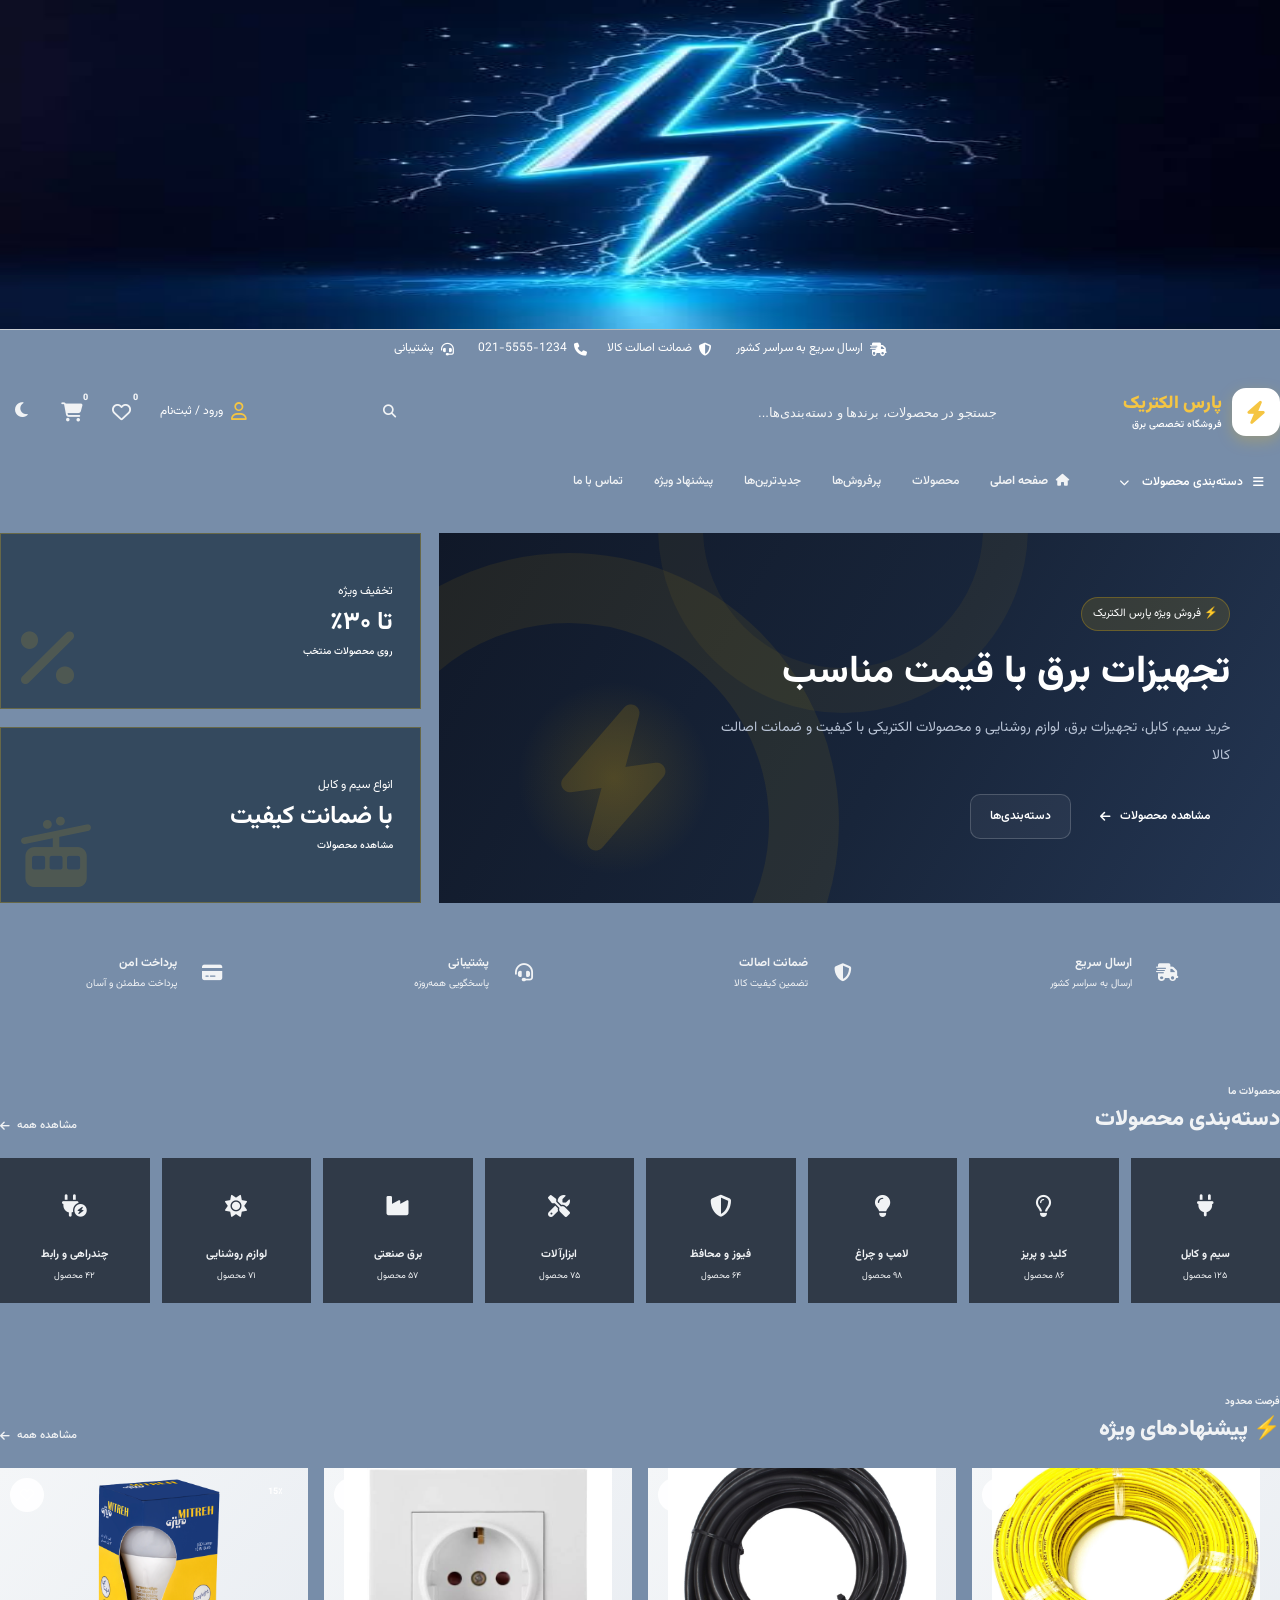
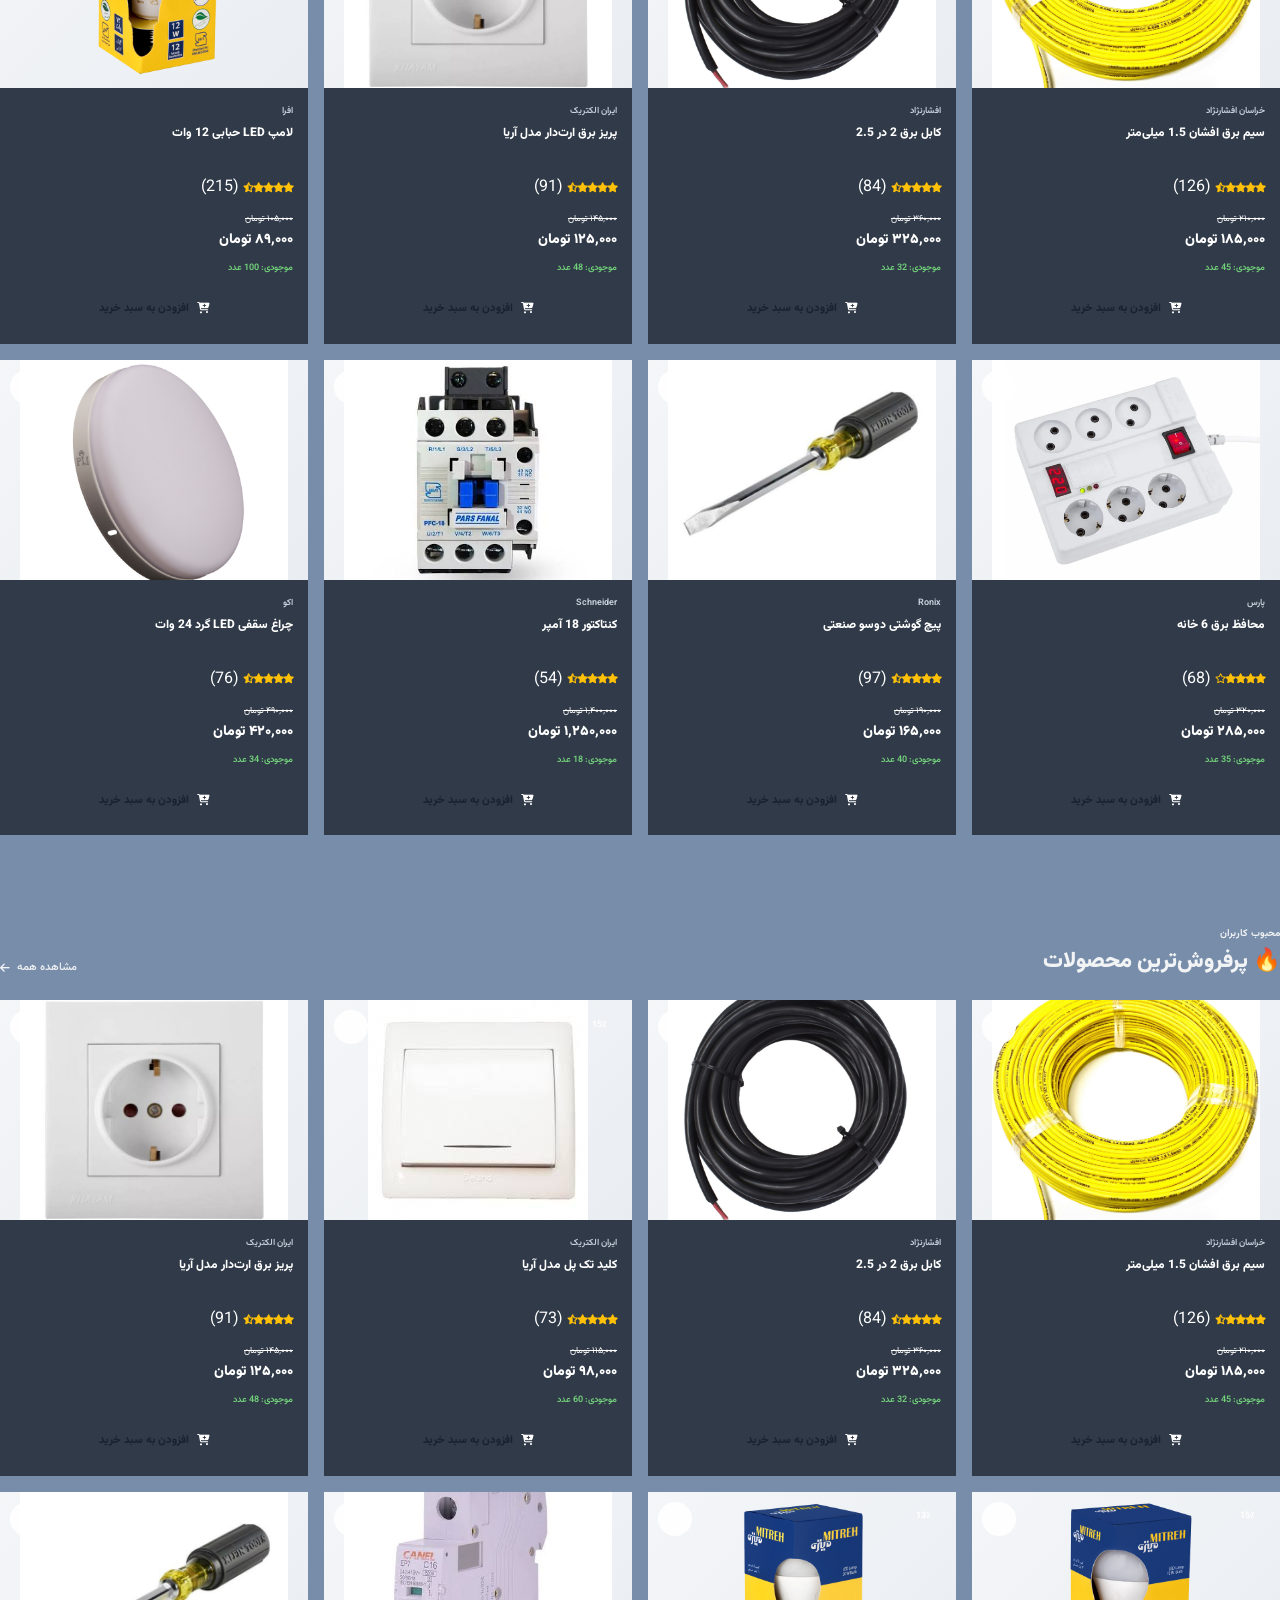
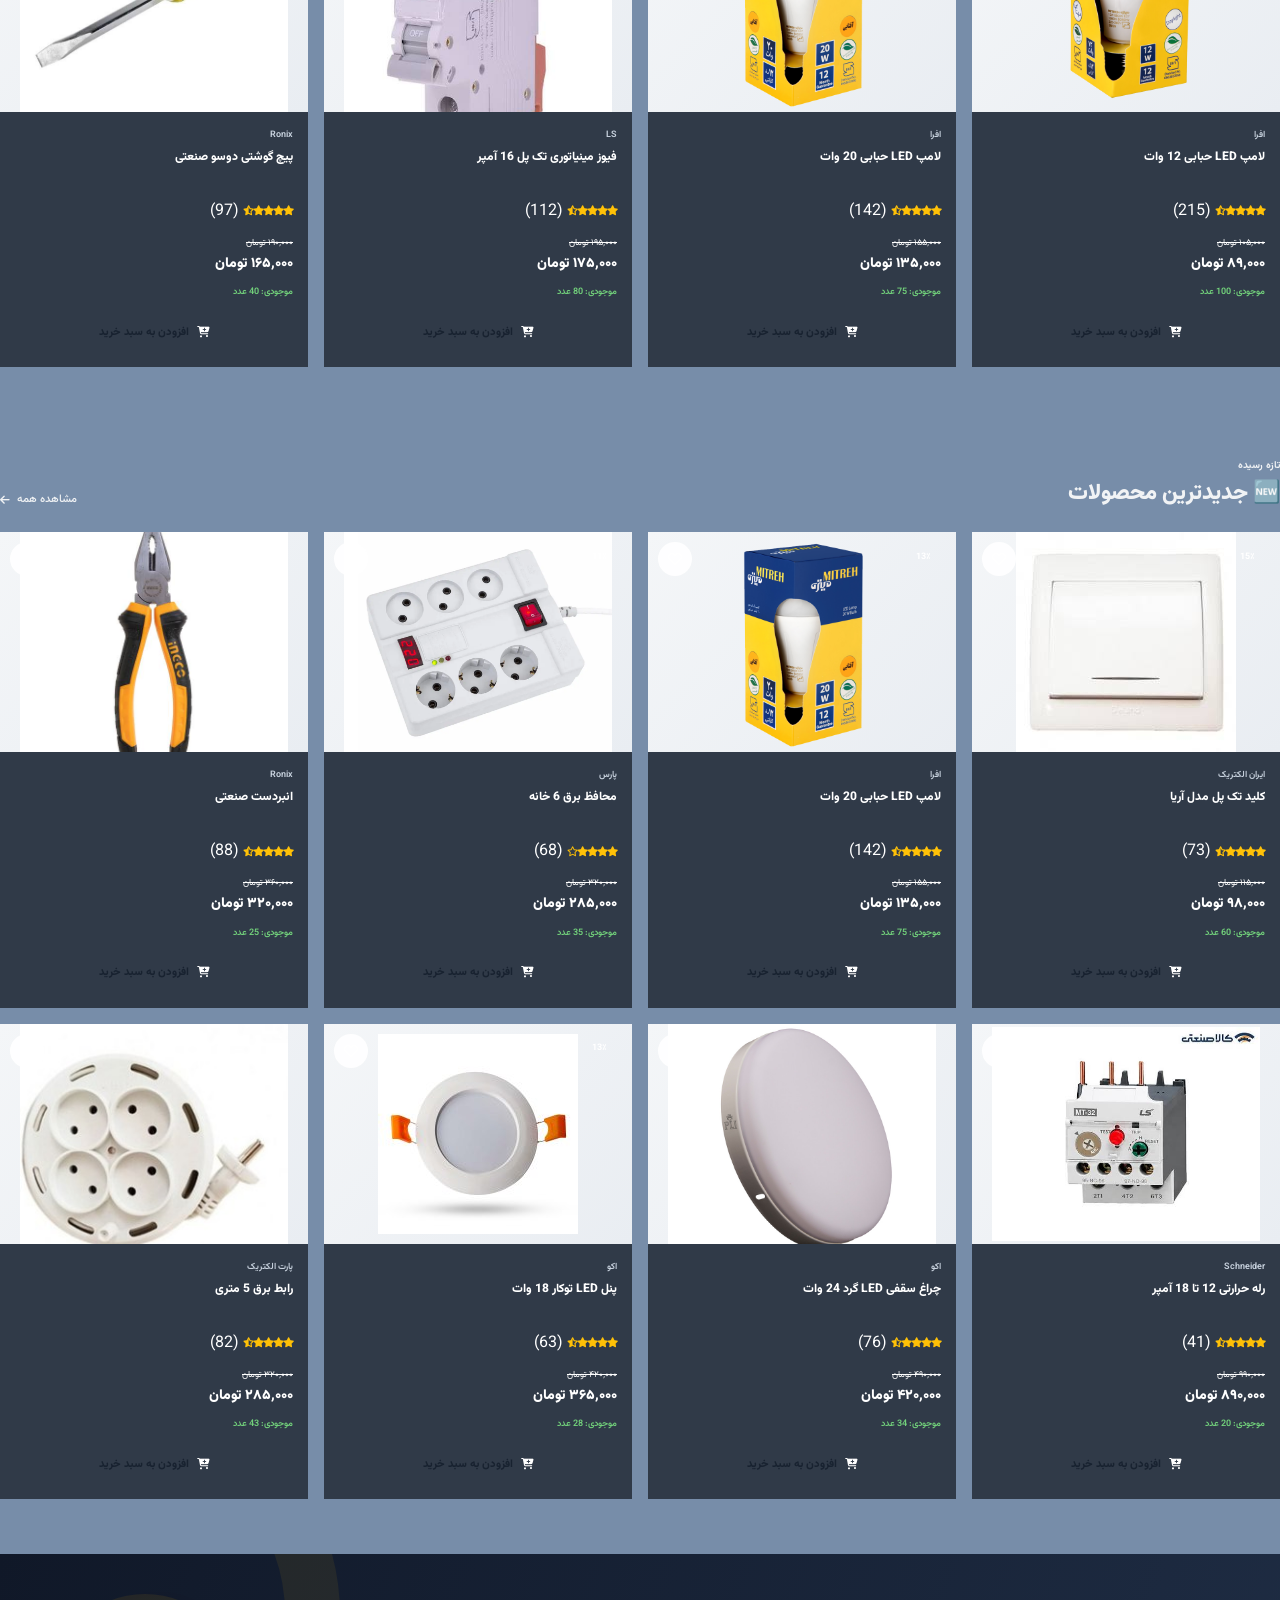
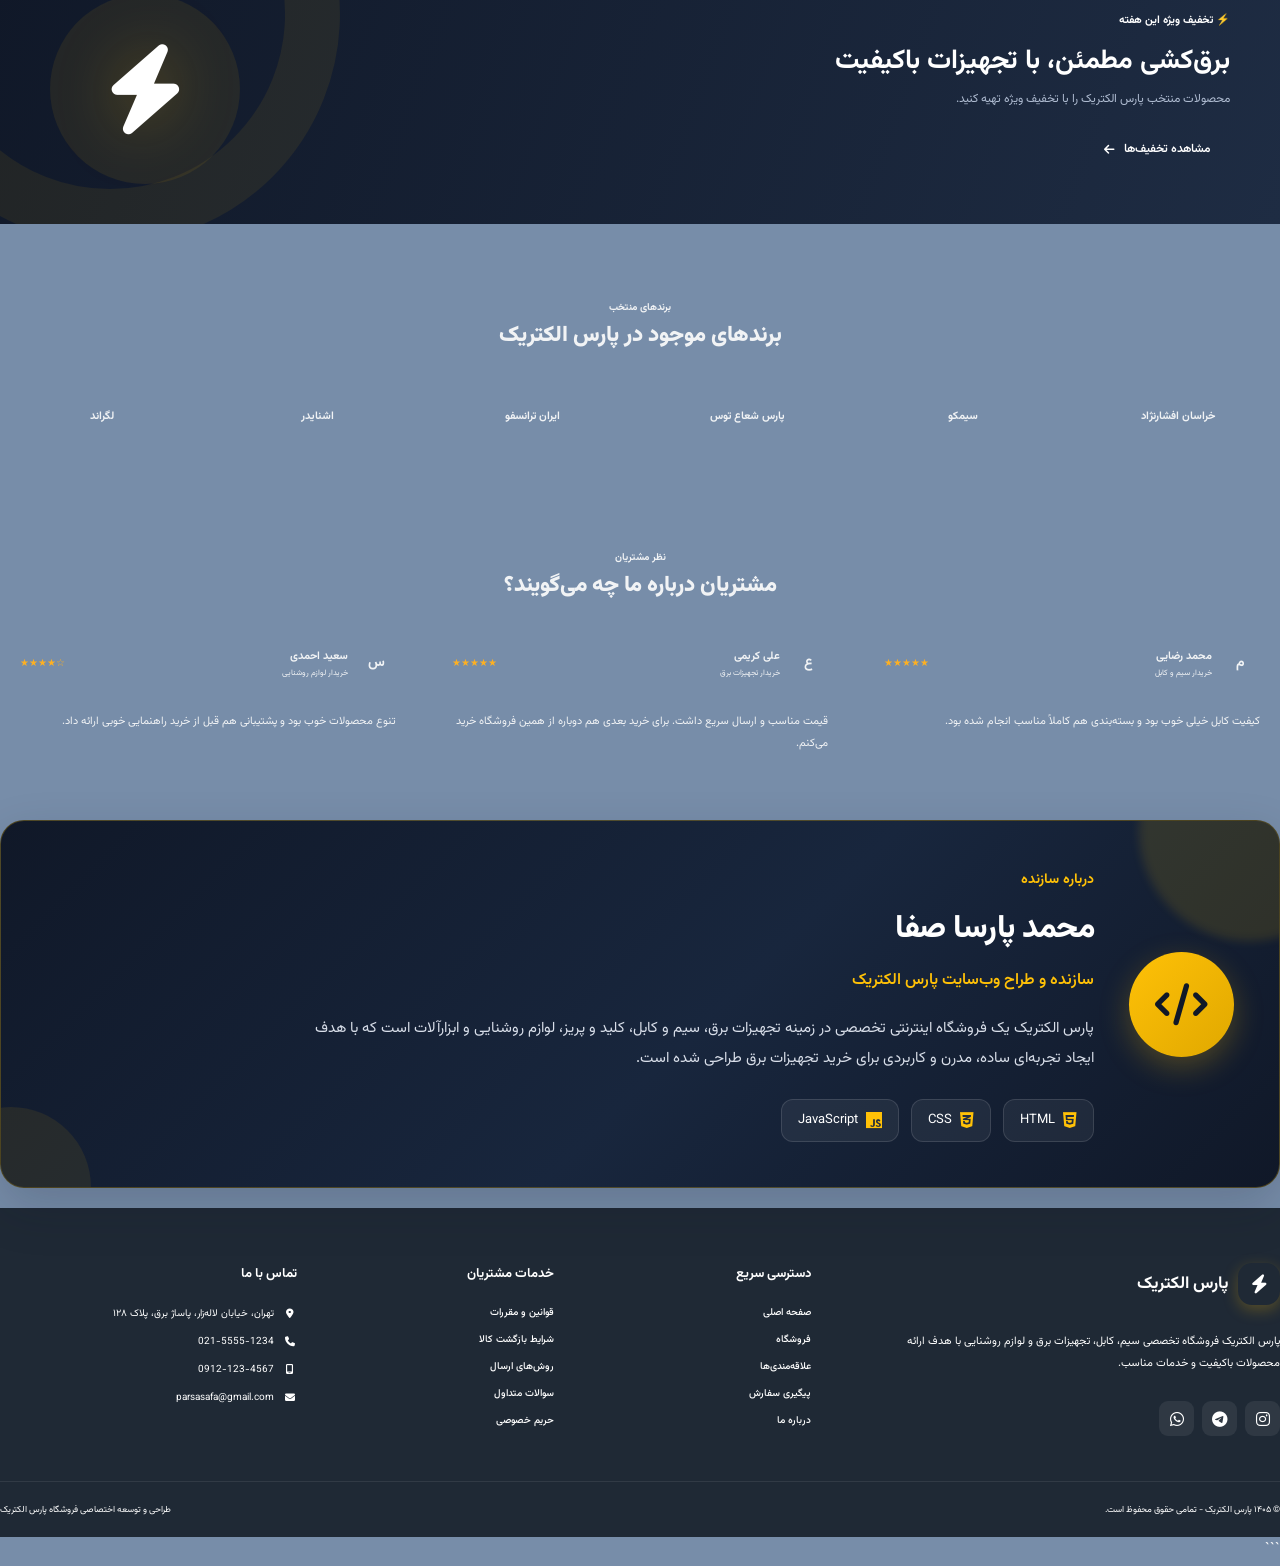
<file: index.html>
<!DOCTYPE html>
<html lang="fa" dir="rtl">

<head>
    <link rel="icon" type="image/x-icon" href="images/lg.ico">
    <meta charset="UTF-8">
    <meta name="viewport" content="width=device-width, initial-scale=1.0">

    <meta name="description"
        content="پارس الکتریک - فروشگاه تخصصی سیم، کابل، تجهیزات برق و لوازم روشنایی">

    <meta name="keywords"
        content="سیم و کابل، لوازم برق، کلید و پریز، لامپ، فیوز، محافظ، برق صنعتی">

    <meta name="author" content="پارس الکتریک">

    <title>پارس الکتریک | فروشگاه تخصصی تجهیزات برق</title>

    <!-- Font Awesome -->
    <link rel="stylesheet"
        href="https://cdnjs.cloudflare.com/ajax/libs/font-awesome/6.7.2/css/all.min.css">

    <!-- Main CSS -->
    <link rel="stylesheet" href="css/style.css">

    <!-- Responsive CSS -->
    <link
    href="https://fonts.googleapis.com/css2?family=Vazirmatn:wght@400;500;600;700;800&display=swap"
    rel="stylesheet">
</head>

<body>
    <!-- =========================
     LOGO HERO
========================== -->

<section class="logo-hero">

    <div class="logo-hero-glow"></div>

    <div class="logo-hero-content">

        <img
            src="images/logo.png"
            alt="لوگو"
            class="hero-logo">

    </div>

</section>

    <!-- =========================
         TOP BAR
    ========================== -->

    <div class="top-bar">

        <div class="container top-bar-content">

            <div class="top-right">
                <span>
                    <i class="fa-solid fa-truck-fast"></i>
                    ارسال سریع به سراسر کشور
                </span>

                <span>
                    <i class="fa-solid fa-shield-halved"></i>
                    ضمانت اصالت کالا
                </span>
            </div>

            <div class="top-left">

                <span>
                    <i class="fa-solid fa-phone"></i>
                    021-5555-1234
                </span>

                <span>
                    <i class="fa-solid fa-headset"></i>
                    پشتیبانی
                </span>

            </div>

        </div>

    </div>


    <!-- =========================
         HEADER
    ========================== -->

    <header class="main-header">

        <div class="container header-content">

            <!-- Logo -->

            <a href="index.html" class="logo">

                <div class="logo-icon">
                    <i class="fa-solid fa-bolt"></i>
                </div>

                <div class="logo-text">

                    <strong>پارس الکتریک</strong>

                    <small>
                        فروشگاه تخصصی برق
                    </small>

                </div>

            </a>


            <!-- Search -->

            <div class="search-box">

                <input
                    type="text"
                    id="searchInput"
                    placeholder="جستجو در محصولات، برندها و دسته‌بندی‌ها..."
                    autocomplete="off">

                <button type="button" id="searchButton">

                    <i class="fa-solid fa-magnifying-glass"></i>

                </button>

                <div id="searchResults" class="search-results"></div>

            </div>


<!-- Header Actions -->

<div class="header-actions">

    <!-- حساب کاربری -->
    <div id="userMenu"></div>


    <!-- Wishlist -->

    <a href="favorites.html"
        class="header-action icon-action">

        <i class="fa-regular fa-heart"></i>

        <span class="action-badge" id="wishlistCount">
            0
        </span>

    </a>


    <!-- Cart -->

    <a href="cart.html"
        class="header-action icon-action cart-action">

        <i class="fa-solid fa-cart-shopping"></i>

        <span class="action-badge" id="cartCount">
            0
        </span>

    </a>


    <!-- Dark Mode -->

    <button
        type="button"
        class="theme-toggle"
        id="themeToggle"
        aria-label="تغییر حالت نمایش">

        <i class="fa-solid fa-moon"></i>

    </button>

</div>




        </div>

    </header>


    <!-- =========================
         NAVIGATION
    ========================== -->

    <nav class="main-nav">

        <div class="container nav-content">

            <div class="categories-menu">

                <button
                    type="button"
                    class="categories-button"
                    id="categoriesButton">

                    <i class="fa-solid fa-bars"></i>

                    دسته‌بندی محصولات

                    <i class="fa-solid fa-chevron-down"></i>

                </button>


                <div class="categories-dropdown" id="categoriesDropdown">

                    <a href="products.html?category=wire">
                        <i class="fa-solid fa-plug"></i>
                        سیم و کابل
                    </a>

                    <a href="products.html?category=switch">
                        <i class="fa-regular fa-lightbulb"></i>
                        کلید و پریز
                    </a>

                    <a href="products.html?category=lamp">
                        <i class="fa-solid fa-lightbulb"></i>
                        لامپ و چراغ
                    </a>

                    <a href="products.html?category=protection">
                        <i class="fa-solid fa-shield-halved"></i>
                        فیوز و محافظ
                    </a>

                    <a href="products.html?category=tools">
                        <i class="fa-solid fa-screwdriver-wrench"></i>
                        ابزارآلات
                    </a>

                    <a href="products.html?category=industrial">
                        <i class="fa-solid fa-industry"></i>
                        تجهیزات برق صنعتی
                    </a>

                    <a href="products.html?category=lighting">
                        <i class="fa-solid fa-sun"></i>
                        لوازم روشنایی
                    </a>

                    <a href="products.html?category=extension">
                        <i class="fa-solid fa-plug-circle-bolt"></i>
                        چندراهی و رابط
                    </a>

                </div>

            </div>


            <div class="nav-links">

                <a href="index.html" class="active">
                    <i class="fa-solid fa-house"></i>
                    صفحه اصلی
                </a>

                <a href="products.html">
                    محصولات
                </a>

                <a href="#best-selling">
                    پرفروش‌ها
                </a>

                <a href="#new-products">
                    جدیدترین‌ها
                </a>

                <a href="#special-offers">
                    پیشنهاد ویژه
                </a>

                <a href="#contact">
                    تماس با ما
                </a>

            </div>

        </div>

    </nav>


    <!-- =========================
         MAIN
    ========================== -->

    <main>


        <!-- =========================
             HERO
        ========================== -->

        <section class="hero-section">

            <div class="container hero-grid">


                <!-- Main Banner -->

                <div class="hero-main">

                    <div class="hero-content">

                        <span class="hero-label">
                            ⚡ فروش ویژه پارس الکتریک
                        </span>

                        <h1>
                            تجهیزات برق با
                            <strong>قیمت مناسب</strong>
                        </h1>

                        <p>
                            خرید سیم، کابل، تجهیزات برق،
                            لوازم روشنایی و محصولات الکتریکی
                            با کیفیت و ضمانت اصالت کالا
                        </p>

                        <div class="hero-buttons">

                            <a href="products.html"
                                class="btn btn-primary">

                                مشاهده محصولات

                                <i class="fa-solid fa-arrow-left"></i>

                            </a>

                            <a href="#categories"
                                class="btn btn-outline">

                                دسته‌بندی‌ها

                            </a>

                        </div>

                    </div>


                    <div class="hero-electric">

                        <i class="fa-solid fa-bolt"></i>

                    </div>

                </div>


                <!-- Side Banners -->

                <div class="hero-side">

                    <a href="products.html?filter=sale"
                        class="small-banner banner-one">

                        <div>

                            <span>
                                تخفیف ویژه
                            </span>

                            <strong>
                                تا ۳۰٪
                            </strong>

                            <small>
                                روی محصولات منتخب
                            </small>

                        </div>

                        <i class="fa-solid fa-percent"></i>

                    </a>


                    <a href="products.html?category=wire"
                        class="small-banner banner-two">

                        <div>

                            <span>
                                انواع سیم و کابل
                            </span>

                            <strong>
                                با ضمانت کیفیت
                            </strong>

                            <small>
                                مشاهده محصولات
                            </small>

                        </div>

                        <i class="fa-solid fa-cable-car"></i>

                    </a>

                </div>

            </div>

        </section>


        <!-- =========================
             FEATURES
        ========================== -->

        <section class="features-section">

            <div class="container features-grid">

                <div class="feature-item">

                    <div class="feature-icon">
                        <i class="fa-solid fa-truck-fast"></i>
                    </div>

                    <div>
                        <strong>
                            ارسال سریع
                        </strong>

                        <span>
                            ارسال به سراسر کشور
                        </span>
                    </div>

                </div>


                <div class="feature-item">

                    <div class="feature-icon">
                        <i class="fa-solid fa-shield-halved"></i>
                    </div>

                    <div>
                        <strong>
                            ضمانت اصالت
                        </strong>

                        <span>
                            تضمین کیفیت کالا
                        </span>
                    </div>

                </div>


                <div class="feature-item">

                    <div class="feature-icon">
                        <i class="fa-solid fa-headset"></i>
                    </div>

                    <div>
                        <strong>
                            پشتیبانی
                        </strong>

                        <span>
                            پاسخگویی همه‌روزه
                        </span>
                    </div>

                </div>


                <div class="feature-item">

                    <div class="feature-icon">
                        <i class="fa-solid fa-credit-card"></i>
                    </div>

                    <div>
                        <strong>
                            پرداخت امن
                        </strong>

                        <span>
                            پرداخت مطمئن و آسان
                        </span>
                    </div>

                </div>

            </div>

        </section>


        <!-- =========================
             CATEGORIES
        ========================== -->

        <section class="section categories-section"
            id="categories">

            <div class="container">

                <div class="section-heading">

                    <div>

                        <span class="section-label">
                            محصولات ما
                        </span>

                        <h2>
                            دسته‌بندی محصولات
                        </h2>

                    </div>

                    <a href="products.html"
                        class="view-all">

                        مشاهده همه

                        <i class="fa-solid fa-arrow-left"></i>

                    </a>

                </div>


                <div class="category-grid">


                    <a href="products.html?category=wire"
                        class="category-card">

                        <div class="category-icon">
                            <i class="fa-solid fa-plug"></i>
                        </div>

                        <h3>
                            سیم و کابل
                        </h3>

                        <span>
                            ۱۲۵ محصول
                        </span>

                    </a>


                    <a href="products.html?category=switch"
                        class="category-card">

                        <div class="category-icon">
                            <i class="fa-regular fa-lightbulb"></i>
                        </div>

                        <h3>
                            کلید و پریز
                        </h3>

                        <span>
                            ۸۶ محصول
                        </span>

                    </a>


                    <a href="products.html?category=lamp"
                        class="category-card">

                        <div class="category-icon">
                            <i class="fa-solid fa-lightbulb"></i>
                        </div>

                        <h3>
                            لامپ و چراغ
                        </h3>

                        <span>
                            ۹۸ محصول
                        </span>

                    </a>


                    <a href="products.html?category=protection"
                        class="category-card">

                        <div class="category-icon">
                            <i class="fa-solid fa-shield-halved"></i>
                        </div>

                        <h3>
                            فیوز و محافظ
                        </h3>

                        <span>
                            ۶۴ محصول
                        </span>

                    </a>


                    <a href="products.html?category=tools"
                        class="category-card">

                        <div class="category-icon">
                            <i class="fa-solid fa-screwdriver-wrench"></i>
                        </div>

                        <h3>
                            ابزارآلات
                        </h3>

                        <span>
                            ۷۵ محصول
                        </span>

                    </a>


                    <a href="products.html?category=industrial"
                        class="category-card">

                        <div class="category-icon">
                            <i class="fa-solid fa-industry"></i>
                        </div>

                        <h3>
                            برق صنعتی
                        </h3>

                        <span>
                            ۵۷ محصول
                        </span>

                    </a>


                    <a href="products.html?category=lighting"
                        class="category-card">

                        <div class="category-icon">
                            <i class="fa-solid fa-sun"></i>
                        </div>

                        <h3>
                            لوازم روشنایی
                        </h3>

                        <span>
                            ۷۱ محصول
                        </span>

                    </a>


                    <a href="products.html?category=extension"
                        class="category-card">

                        <div class="category-icon">
                            <i class="fa-solid fa-plug-circle-bolt"></i>
                        </div>

                        <h3>
                            چندراهی و رابط
                        </h3>

                        <span>
                            ۴۲ محصول
                        </span>

                    </a>

                </div>

            </div>

        </section>


        <!-- =========================
             SPECIAL OFFERS
        ========================== -->

        <section class="section products-section special-offers"
            id="special-offers">

            <div class="container">

                <div class="section-heading">

                    <div>

                        <span class="section-label">
                            فرصت محدود
                        </span>

                        <h2>
                            ⚡ پیشنهادهای ویژه
                        </h2>

                    </div>

                    <a href="products.html?filter=sale"
                        class="view-all">

                        مشاهده همه

                        <i class="fa-solid fa-arrow-left"></i>

                    </a>

                </div>


                <div class="products-grid"
                    id="specialProducts">

                    <!-- Products generated by JavaScript -->

                </div>

            </div>

        </section>


        <!-- =========================
             BEST SELLING
        ========================== -->

        <section class="section products-section"
            id="best-selling">

            <div class="container">

                <div class="section-heading">

                    <div>

                        <span class="section-label">
                            محبوب کاربران
                        </span>

                        <h2>
                            🔥 پرفروش‌ترین محصولات
                        </h2>

                    </div>

                    <a href="products.html?sort=popular"
                        class="view-all">

                        مشاهده همه

                        <i class="fa-solid fa-arrow-left"></i>

                    </a>

                </div>


                <div class="products-grid"
                    id="bestSellingProducts">

                    <!-- Products generated by JavaScript -->

                </div>

            </div>

        </section>


        <!-- =========================
             NEW PRODUCTS
        ========================== -->

        <section class="section products-section"
            id="new-products">

            <div class="container">

                <div class="section-heading">

                    <div>

                        <span class="section-label">
                            تازه رسیده
                        </span>

                        <h2>
                            🆕 جدیدترین محصولات
                        </h2>

                    </div>

                    <a href="products.html?sort=newest"
                        class="view-all">

                        مشاهده همه

                        <i class="fa-solid fa-arrow-left"></i>

                    </a>

                </div>


                <div class="products-grid"
                    id="newProducts">

                    <!-- Products generated by JavaScript -->

                </div>

            </div>

        </section>


        <!-- =========================
             PROMOTIONAL BANNER
        ========================== -->

        <section class="promo-section">

            <div class="container">

                <div class="promo-box">

                    <div class="promo-content">

                        <span>
                            ⚡ تخفیف ویژه این هفته
                        </span>

                        <h2>
                            برق‌کشی مطمئن،
                            با تجهیزات باکیفیت
                        </h2>

                        <p>
                            محصولات منتخب پارس الکتریک
                            را با تخفیف ویژه تهیه کنید.
                        </p>

                        <a href="products.html?filter=sale"
                            class="btn btn-primary">

                            مشاهده تخفیف‌ها

                            <i class="fa-solid fa-arrow-left"></i>

                        </a>

                    </div>


                    <div class="promo-icon">

                        <i class="fa-solid fa-bolt"></i>

                    </div>

                </div>

            </div>

        </section>


        <!-- =========================
             BRANDS
        ========================== -->

        <section class="section brands-section">

            <div class="container">

                <div class="section-heading center-heading">

                    <div>

                        <span class="section-label">
                            برندهای منتخب
                        </span>

                        <h2>
                            برندهای موجود در پارس الکتریک
                        </h2>

                    </div>

                </div>


                <div class="brands-grid">

                    <div class="brand-item">
                        خراسان افشارنژاد
                    </div>

                    <div class="brand-item">
                        سیمکو
                    </div>

                    <div class="brand-item">
                        پارس شعاع توس
                    </div>

                    <div class="brand-item">
                        ایران ترانسفو
                    </div>

                    <div class="brand-item">
                        اشنایدر
                    </div>

                    <div class="brand-item">
                        لگراند
                    </div>

                </div>

            </div>

        </section>


        <!-- =========================
             REVIEWS
        ========================== -->

        <section class="section reviews-section">

            <div class="container">

                <div class="section-heading center-heading">

                    <div>

                        <span class="section-label">
                            نظر مشتریان
                        </span>

                        <h2>
                            مشتریان درباره ما چه می‌گویند؟
                        </h2>

                    </div>

                </div>


                <div class="reviews-grid">


                    <div class="review-card">

                        <div class="review-top">

                            <div class="review-user">

                                <div class="user-avatar">
                                    م
                                </div>

                                <div>

                                    <strong>
                                        محمد رضایی
                                    </strong>

                                    <span>
                                        خریدار سیم و کابل
                                    </span>

                                </div>

                            </div>

                            <div class="review-stars">
                                ★★★★★
                            </div>

                        </div>

                        <p>
                            کیفیت کابل خیلی خوب بود و بسته‌بندی
                            هم کاملاً مناسب انجام شده بود.
                        </p>

                    </div>


                    <div class="review-card">

                        <div class="review-top">

                            <div class="review-user">

                                <div class="user-avatar">
                                    ع
                                </div>

                                <div>

                                    <strong>
                                        علی کریمی
                                    </strong>

                                    <span>
                                        خریدار تجهیزات برق
                                    </span>

                                </div>

                            </div>

                            <div class="review-stars">
                                ★★★★★
                            </div>

                        </div>

                        <p>
                            قیمت مناسب و ارسال سریع داشت.
                            برای خرید بعدی هم دوباره از همین فروشگاه خرید می‌کنم.
                        </p>

                    </div>


                    <div class="review-card">

                        <div class="review-top">

                            <div class="review-user">

                                <div class="user-avatar">
                                    س
                                </div>

                                <div>

                                    <strong>
                                        سعید احمدی
                                    </strong>

                                    <span>
                                        خریدار لوازم روشنایی
                                    </span>

                                </div>

                            </div>

                            <div class="review-stars">
                                ★★★★☆
                            </div>

                        </div>

                        <p>
                            تنوع محصولات خوب بود و پشتیبانی هم
                            قبل از خرید راهنمایی خوبی ارائه داد.
                        </p>

                    </div>

                </div>

            </div>

        </section>

    </main>

<!-- =========================
     DEVELOPER
========================== -->

<section class="developer-section">

    <div class="container">

        <div class="developer-card">

            <div class="developer-icon">
                <i class="fa-solid fa-code"></i>
            </div>

            <div class="developer-content">

                <span class="developer-label">
                    درباره سازنده
                </span>

                <h2>
                    محمد پارسا صفا
                </h2>

                <p class="developer-role">
                    سازنده و طراح وب‌سایت پارس الکتریک
                </p>

                <p class="developer-description">
                    پارس الکتریک یک فروشگاه اینترنتی تخصصی در زمینه
                    تجهیزات برق، سیم و کابل، کلید و پریز، لوازم روشنایی
                    و ابزارآلات است که با هدف ایجاد تجربه‌ای ساده،
                    مدرن و کاربردی برای خرید تجهیزات برق طراحی شده است.
                </p>

                <div class="developer-tech">

                    <div class="tech-item">
                        <i class="fa-brands fa-html5"></i>
                        <span>HTML</span>
                    </div>

                    <div class="tech-item">
                        <i class="fa-brands fa-css3-alt"></i>
                        <span>CSS</span>
                    </div>

                    <div class="tech-item">
                        <i class="fa-brands fa-js"></i>
                        <span>JavaScript</span>
                    </div>

                </div>

            </div>

        </div>

    </div>

</section>

    <!-- =========================
         FOOTER
    ========================== -->

    <footer class="footer" id="contact">

        <div class="container footer-grid">


            <div class="footer-column footer-about">

                <a href="index.html" class="footer-logo">

                    <div class="logo-icon">
                        <i class="fa-solid fa-bolt"></i>
                    </div>

                    <strong>
                        پارس الکتریک
                    </strong>

                </a>

                <p>
                    پارس الکتریک فروشگاه تخصصی سیم،
                    کابل، تجهیزات برق و لوازم روشنایی
                    با هدف ارائه محصولات باکیفیت و خدمات مناسب.
                </p>


                <div class="social-links">

                    <a href="#" aria-label="Instagram">
                        <i class="fa-brands fa-instagram"></i>
                    </a>

                    <a href="#" aria-label="Telegram">
                        <i class="fa-brands fa-telegram"></i>
                    </a>

                    <a href="#" aria-label="WhatsApp">
                        <i class="fa-brands fa-whatsapp"></i>
                    </a>

                </div>

            </div>


            <div class="footer-column">

                <h3>
                    دسترسی سریع
                </h3>

                <a href="index.html">
                    صفحه اصلی
                </a>

                <a href="products.html">
                    فروشگاه
                </a>

                <a href="favorites.html">
                    علاقه‌مندی‌ها
                </a>

                <a href="profile.html">
                    پیگیری سفارش
                </a>

                <a href="#">
                    درباره ما
                </a>

            </div>


            <div class="footer-column">

                <h3>
                    خدمات مشتریان
                </h3>

                <a href="#">
                    قوانین و مقررات
                </a>

                <a href="#">
                    شرایط بازگشت کالا
                </a>

                <a href="#">
                    روش‌های ارسال
                </a>

                <a href="#">
                    سوالات متداول
                </a>

                <a href="#">
                    حریم خصوصی
                </a>

            </div>


            <div class="footer-column footer-contact">

                <h3>
                    تماس با ما
                </h3>

                <p>
                    <i class="fa-solid fa-location-dot"></i>

                    تهران، خیابان لاله‌زار،
                    پاساژ برق، پلاک ۱۲۸
                </p>

                <p>
                    <i class="fa-solid fa-phone"></i>

                    021-5555-1234
                </p>

                <p>
                    <i class="fa-solid fa-mobile-screen"></i>

                    0912-123-4567
                </p>

                <p>
                    <i class="fa-solid fa-envelope"></i>

                    parsasafa@gmail.com
                </p>

            </div>

        </div>


        <div class="footer-bottom">

            <div class="container footer-bottom-content">

                <span>
                    © ۱۴۰۵ پارس الکتریک - تمامی حقوق محفوظ است.
                </span>

                <span>
                    طراحی و توسعه اختصاصی فروشگاه پارس الکتریک
                </span>

            </div>

        </div>

    </footer>


    <!-- =========================
         MOBILE BOTTOM NAV
    ========================== -->

    <nav class="mobile-bottom-nav">

        <a href="index.html" class="mobile-nav-item active">

            <i class="fa-solid fa-house"></i>

            <span>
                خانه
            </span>

        </a>


        <a href="products.html"
            class="mobile-nav-item">

            <i class="fa-solid fa-store"></i>

            <span>
                فروشگاه
            </span>

        </a>


        <a href="favorites.html"
            class="mobile-nav-item">

            <i class="fa-regular fa-heart"></i>

            <span>
                علاقه‌مندی
            </span>

        </a>


        <a href="cart.html"
            class="mobile-nav-item mobile-cart">

            <i class="fa-solid fa-cart-shopping"></i>

            <span>
                سبد خرید
            </span>

            <b id="mobileCartCount">
                0
            </b>

        </a>


        <a href="login.html"
            class="mobile-nav-item">

            <i class="fa-regular fa-user"></i>

            <span>
                حساب من
            </span>

        </a>

    </nav>


    <!-- =========================
         SCRIPTS
    ========================== -->

    <script src="js/products.js"></script>
    <script src="js/main.js"></script>
    <script src="js/user-menu.js"></script>

</body>

</html>
```
</file>
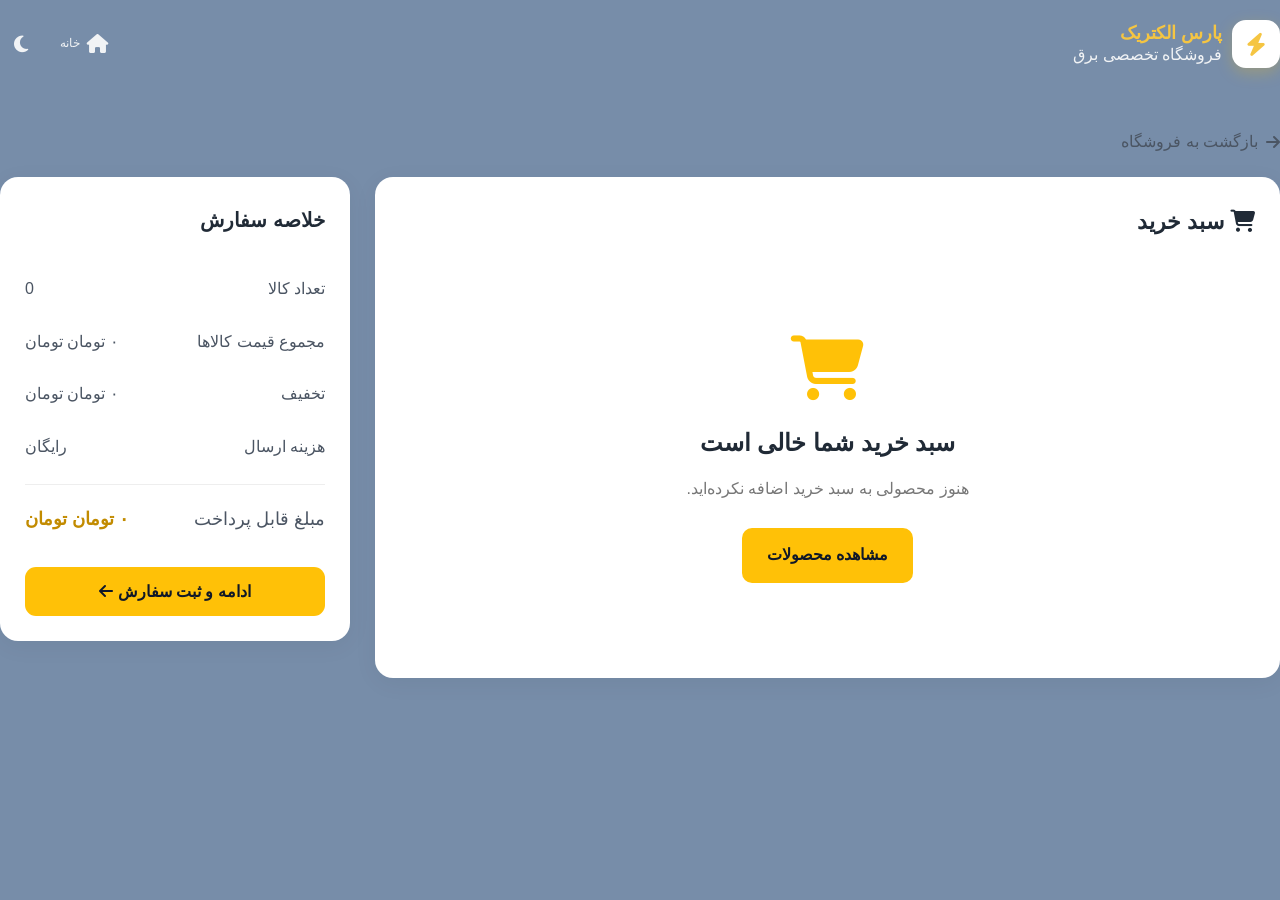
<file: cart.html>
<!DOCTYPE html>
<html lang="fa" dir="rtl">

<head>

    <meta charset="UTF-8">

    <meta
        name="viewport"
        content="width=device-width, initial-scale=1.0"
    >

    <title>سبد خرید | پارس الکتریک</title>

    <!-- Font Awesome -->
    <link
        rel="stylesheet"
        href="https://cdnjs.cloudflare.com/ajax/libs/font-awesome/6.5.2/css/all.min.css"
    >

    <!-- استایل اصلی -->
    <link
        rel="stylesheet"
        href="css/style.css"
    >

    <style>

        /* =====================================
           صفحه سبد خرید
        ===================================== */

        .cart-page {
            padding: 40px 0 80px;
        }

        .cart-layout {
            display: grid;
            grid-template-columns: 1fr 350px;
            gap: 25px;
            align-items: start;
        }

        .cart-box,
        .cart-summary {
            background: #fff;
            border-radius: 18px;
            box-shadow: 0 5px 25px rgba(0,0,0,.05);
        }

        .dark-mode .cart-box,
        .dark-mode .cart-summary {
            background: #182230;
        }

        .cart-box {
            padding: 25px;
        }

        .cart-title {
            font-size: 22px;
            margin-bottom: 25px;
        }

        .cart-item {
            display: grid;
            grid-template-columns: 110px 1fr auto;
            gap: 20px;
            align-items: center;
            padding: 20px 0;
            border-bottom: 1px solid #eee;
        }

        .dark-mode .cart-item {
            border-color: #303b4b;
        }

        .cart-item:last-child {
            border-bottom: none;
        }

        .cart-item-image {
            width: 110px;
            height: 110px;
            background: #f7f8fa;
            border-radius: 12px;
            display: flex;
            align-items: center;
            justify-content: center;
            overflow: hidden;
        }

        .dark-mode .cart-item-image {
            background: #111a27;
        }

        .cart-item-image img {
            width: 90%;
            height: 90%;
            object-fit: contain;
        }

        .cart-item-name {
            font-size: 17px;
            font-weight: 700;
            margin-bottom: 8px;
            line-height: 1.8;
        }

        .cart-item-brand {
            color: #888;
            font-size: 13px;
            margin-bottom: 12px;
        }

        .cart-item-price {
            color: #e0a800;
            font-weight: 800;
        }

        .cart-item-actions {
            display: flex;
            flex-direction: column;
            align-items: flex-end;
            gap: 15px;
        }

        .cart-quantity {
            display: flex;
            align-items: center;
            border: 1px solid #ddd;
            border-radius: 9px;
            overflow: hidden;
        }

        .dark-mode .cart-quantity {
            border-color: #3a4658;
        }

        .cart-quantity button {
            width: 36px;
            height: 36px;
            border: none;
            background: #f5f5f5;
            cursor: pointer;
            font-size: 17px;
        }

        .dark-mode .cart-quantity button {
            background: #111a27;
            color: #fff;
        }

        .cart-quantity span {
            width: 40px;
            text-align: center;
            font-weight: 700;
        }

        .remove-cart-item {
            border: none;
            background: transparent;
            color: #dc2626;
            cursor: pointer;
            font-size: 13px;
        }

        /* =====================================
           خلاصه سفارش
        ===================================== */

        .cart-summary {
            padding: 25px;
            position: sticky;
            top: 20px;
        }

        .cart-summary h2 {
            font-size: 20px;
            margin-bottom: 25px;
        }

        .summary-row {
            display: flex;
            justify-content: space-between;
            gap: 15px;
            padding: 12px 0;
            color: #666;
        }

        .dark-mode .summary-row {
            color: #ccc;
        }

        .summary-total {
            border-top: 1px solid #eee;
            margin-top: 10px;
            padding-top: 18px;
            font-weight: 800;
            color: #101828;
            font-size: 18px;
        }

        .dark-mode .summary-total {
            border-color: #303b4b;
            color: #fff;
        }

        .summary-total strong {
            color: #e0a800;
        }

        .checkout-button {
            width: 100%;
            border: none;
            background: #ffc107;
            color: #101828;
            padding: 15px;
            border-radius: 11px;
            font-size: 16px;
            font-weight: 800;
            cursor: pointer;
            margin-top: 20px;
        }

        .checkout-button:hover {
            background: #e0a800;
        }

        /* =====================================
           سبد خالی
        ===================================== */

        .empty-cart {
            text-align: center;
            padding: 70px 20px;
        }

        .empty-cart i {
            font-size: 65px;
            color: #ffc107;
            margin-bottom: 20px;
        }

        .empty-cart h2 {
            margin-bottom: 10px;
        }

        .empty-cart p {
            color: #777;
            margin-bottom: 25px;
        }

        .continue-shopping {
            display: inline-block;
            background: #ffc107;
            color: #101828;
            padding: 13px 25px;
            border-radius: 10px;
            font-weight: 700;
        }

        /* =====================================
           موبایل
        ===================================== */

        @media (max-width: 900px) {

            .cart-layout {
                grid-template-columns: 1fr;
            }

            .cart-summary {
                position: static;
            }

        }

        @media (max-width: 600px) {

            .cart-box {
                padding: 15px;
            }

            .cart-item {
                grid-template-columns: 80px 1fr;
                gap: 12px;
            }

            .cart-item-image {
                width: 80px;
                height: 80px;
            }

            .cart-item-actions {
                grid-column: 1 / -1;
                flex-direction: row;
                justify-content: space-between;
                align-items: center;
            }

        }

    </style>

</head>


<body>

    <!-- ================================
         هدر
    ================================= -->

    <header class="main-header">

        <div class="container header-content">

            <a
                href="index.html"
                class="logo"
            >

                <div class="logo-icon">
                    <i class="fa-solid fa-bolt"></i>
                </div>

                <div class="logo-text">

                    <strong>
                        پارس الکتریک
                    </strong>

                    <span>
                        فروشگاه تخصصی برق
                    </span>

                </div>

            </a>


            <div class="header-actions">

                <a
                    href="index.html"
                    class="header-action"
                >
                    <i class="fa-solid fa-house"></i>
                    <span>خانه</span>
                </a>


                <button
                    class="header-action theme-toggle"
                    id="themeToggle"
                    type="button"
                >
                    <i class="fa-solid fa-moon"></i>
                </button>

            </div>

        </div>

    </header>


    <!-- ================================
         صفحه سبد خرید
    ================================= -->

    <main class="cart-page">

        <div class="container">

            <a
                href="index.html"
                style="
                    display:inline-flex;
                    align-items:center;
                    gap:8px;
                    margin-bottom:20px;
                    color:#666;
                "
            >
                <i class="fa-solid fa-arrow-right"></i>
                بازگشت به فروشگاه
            </a>


            <div class="cart-layout">


                <!-- ==========================
                     محصولات سبد
                =========================== -->

                <section class="cart-box">

                    <h1 class="cart-title">

                        <i class="fa-solid fa-cart-shopping"></i>

                        سبد خرید

                    </h1>


                    <div id="cartItems">

                        <div
                            style="
                                text-align:center;
                                padding:50px;
                            "
                        >
                            در حال بارگذاری...
                        </div>

                    </div>

                </section>


                <!-- ==========================
                     خلاصه سفارش
                =========================== -->

                <aside class="cart-summary">

                    <h2>
                        خلاصه سفارش
                    </h2>


                    <div class="summary-row">

                        <span>
                            تعداد کالا
                        </span>

                        <span id="summaryCount">
                            ۰
                        </span>

                    </div>


                    <div class="summary-row">

                        <span>
                            مجموع قیمت کالاها
                        </span>

                        <span id="summarySubtotal">
                            ۰ تومان
                        </span>

                    </div>


                    <div class="summary-row">

                        <span>
                            تخفیف
                        </span>

                        <span id="summaryDiscount">
                            ۰ تومان
                        </span>

                    </div>


                    <div class="summary-row">

                        <span>
                            هزینه ارسال
                        </span>

                        <span id="summaryShipping">
                            محاسبه در مرحله بعد
                        </span>

                    </div>


                    <div class="summary-row summary-total">

                        <span>
                            مبلغ قابل پرداخت
                        </span>

                        <strong id="summaryTotal">
                            ۰ تومان
                        </strong>

                    </div>


                    <button
                        class="checkout-button"
                        id="checkoutButton"
                    >

                        ادامه و ثبت سفارش

                        <i class="fa-solid fa-arrow-left"></i>

                    </button>

                </aside>

            </div>

        </div>

    </main>


    <!-- فایل اطلاعات محصولات -->
    <script src="js/products.js"></script>

    <!-- فایل عملکرد سبد خرید -->
    <script src="js/cart.js"></script>

</body>

</html>
</file>
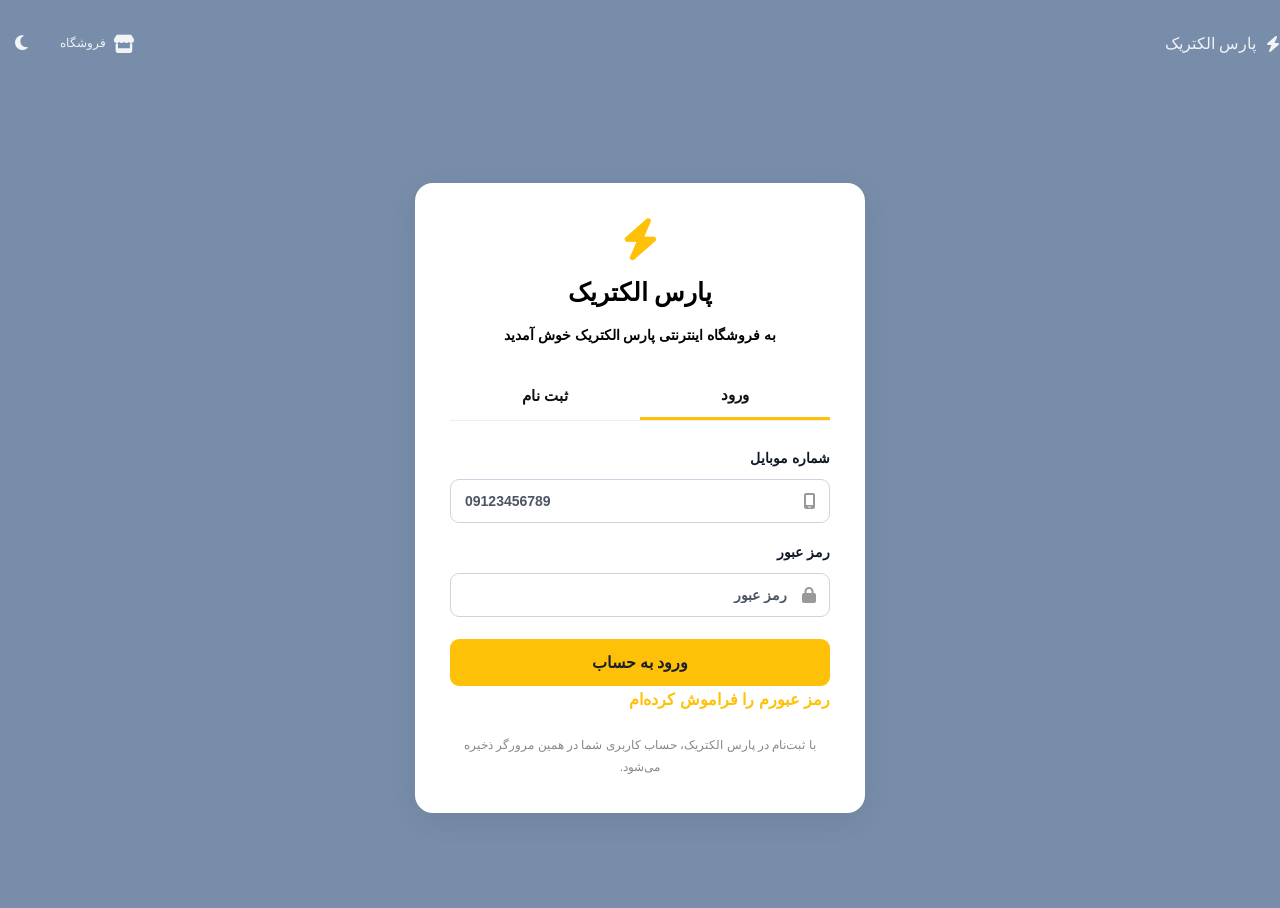
<file: change-password.html>
<!DOCTYPE html>
<html lang="fa" dir="rtl">
<head>
    <meta charset="UTF-8">
    <meta name="viewport" content="width=device-width, initial-scale=1.0">

    <title>تغییر رمز عبور | پارس الکتریک</title>

    <link rel="stylesheet" href="css/style.css">
    <link rel="stylesheet"
          href="https://cdnjs.cloudflare.com/ajax/libs/font-awesome/6.5.2/css/all.min.css">
</head>

<body>

<main class="change-password-page">

    <div class="change-password-box">

        <div class="change-password-icon">
            <i class="fa-solid fa-shield-halved"></i>
        </div>

        <h1>تغییر رمز عبور</h1>

        <p>
            برای تغییر رمز عبور، اطلاعات زیر را وارد کنید.
        </p>

        <form id="changePasswordForm">

            <div class="password-field">
                <label for="currentPassword">
                    رمز عبور فعلی
                </label>

                <input
                    type="password"
                    id="currentPassword"
                    placeholder="رمز عبور فعلی"
                    required
                >
            </div>

            <div class="password-field">
                <label for="newPassword">
                    رمز عبور جدید
                </label>

                <input
                    type="password"
                    id="newPassword"
                    placeholder="رمز عبور جدید"
                    required
                >
            </div>

            <div class="password-field">
                <label for="confirmPassword">
                    تکرار رمز عبور جدید
                </label>

                <input
                    type="password"
                    id="confirmPassword"
                    placeholder="تکرار رمز عبور جدید"
                    required
                >
            </div>

            <button type="submit" class="change-password-btn">
                <i class="fa-solid fa-key"></i>
                تغییر رمز عبور
            </button>

        </form>

        <div id="changePasswordMessage"
             class="change-password-message">
        </div>

        <a href="profile.html" class="back-profile">
            <i class="fa-solid fa-arrow-right"></i>
            بازگشت به پنل کاربری
        </a>

    </div>

</main>

<script src="js/change-password.js"></script>

</body>
</html>
</file>
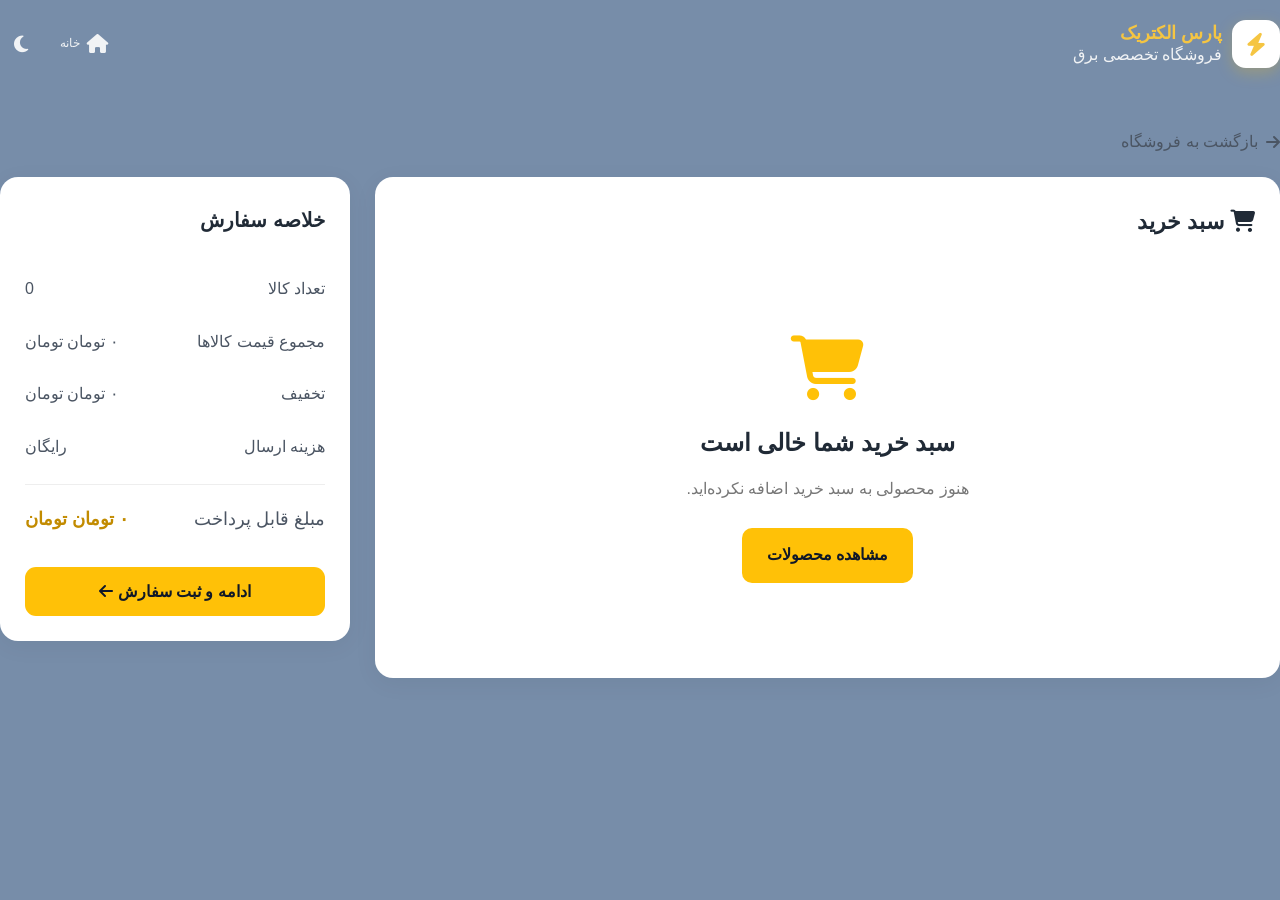
<file: checkout.html>
<!DOCTYPE html>
<html lang="fa" dir="rtl">
<head>
    <meta charset="UTF-8">
    <meta name="viewport" content="width=device-width, initial-scale=1.0">

    <title>تکمیل سفارش | پارس الکتریک</title>

    <link rel="stylesheet"
          href="https://cdnjs.cloudflare.com/ajax/libs/font-awesome/6.5.0/css/all.min.css">

    <link rel="stylesheet" href="css/style.css">

    <style>
        .checkout-page {
            padding: 35px 0 60px;
        }

        .checkout-title {
            margin-bottom: 25px;
        }

        .checkout-title h1 {
            font-size: 28px;
            margin-bottom: 8px;
        }

        .checkout-title p {
            color: #777;
        }

        .checkout-layout {
            display: grid;
            grid-template-columns: 1fr 360px;
            gap: 25px;
            align-items: start;
        }

        .checkout-box {
            background: #fff;
            border-radius: 14px;
            padding: 25px;
            margin-bottom: 20px;
            box-shadow: 0 4px 15px rgba(0,0,0,0.06);
        }

        .checkout-box h2 {
            font-size: 19px;
            margin-bottom: 22px;
            padding-bottom: 15px;
            border-bottom: 1px solid #eee;
        }

        .form-grid {
            display: grid;
            grid-template-columns: 1fr 1fr;
            gap: 18px;
        }

        .form-group {
            display: flex;
            flex-direction: column;
            gap: 8px;
        }

        .form-group.full {
            grid-column: 1 / -1;
        }

        .form-group label {
            font-weight: 600;
            font-size: 14px;
        }

        .form-group input,
        .form-group select,
        .form-group textarea {
            width: 100%;
            padding: 13px 14px;
            border: 1px solid #ddd;
            border-radius: 9px;
            font-family: inherit;
            font-size: 14px;
            outline: none;
            transition: 0.2s;
        }

        .form-group textarea {
            min-height: 100px;
            resize: vertical;
        }

        .form-group input:focus,
        .form-group select:focus,
        .form-group textarea:focus {
            border-color: #ffc107;
            box-shadow: 0 0 0 3px rgba(255,193,7,0.12);
        }

        .shipping-options {
            display: flex;
            flex-direction: column;
            gap: 12px;
        }

        .shipping-option {
            display: flex;
            align-items: center;
            gap: 12px;
            border: 1px solid #ddd;
            padding: 15px;
            border-radius: 10px;
            cursor: pointer;
            transition: 0.2s;
        }

        .shipping-option:hover {
            border-color: #ffc107;
        }

        .shipping-option input {
            accent-color: #ffc107;
        }

        .shipping-info {
            flex: 1;
        }

        .shipping-info strong {
            display: block;
            margin-bottom: 4px;
        }

        .shipping-info span {
            color: #777;
            font-size: 13px;
        }

        .checkout-summary {
            background: #fff;
            border-radius: 14px;
            padding: 25px;
            box-shadow: 0 4px 15px rgba(0,0,0,0.06);
            position: sticky;
            top: 20px;
        }

        .checkout-summary h2 {
            font-size: 19px;
            margin-bottom: 20px;
        }

        .summary-row {
            display: flex;
            justify-content: space-between;
            gap: 15px;
            padding: 12px 0;
            border-bottom: 1px solid #eee;
            font-size: 14px;
        }

        .summary-row.total {
            border-bottom: none;
            font-size: 18px;
            font-weight: bold;
            margin-top: 8px;
        }

        .summary-total {
            color: #d99b00;
        }

        .continue-payment {
            width: 100%;
            border: none;
            background: #ffc107;
            color: #111;
            padding: 15px;
            border-radius: 10px;
            font-family: inherit;
            font-size: 16px;
            font-weight: bold;
            cursor: pointer;
            margin-top: 20px;
            transition: 0.2s;
        }

        .continue-payment:hover {
            background: #e0a800;
        }

        .coupon-box {
            display: flex;
            gap: 10px;
            margin-top: 15px;
        }

        .coupon-box input {
            flex: 1;
            padding: 12px;
            border: 1px solid #ddd;
            border-radius: 8px;
            font-family: inherit;
        }

        .coupon-box button {
            border: none;
            background: #101828;
            color: #fff;
            padding: 0 18px;
            border-radius: 8px;
            cursor: pointer;
            font-family: inherit;
        }

        .empty-checkout {
            text-align: center;
            padding: 60px 20px;
            background: #fff;
            border-radius: 14px;
        }

        @media (max-width: 900px) {
            .checkout-layout {
                grid-template-columns: 1fr;
            }

            .checkout-summary {
                position: static;
            }
        }

        @media (max-width: 600px) {
            .form-grid {
                grid-template-columns: 1fr;
            }

            .form-group.full {
                grid-column: auto;
            }

            .checkout-box,
            .checkout-summary {
                padding: 18px;
            }
        }
    </style>
</head>

<body>

<header class="main-header">
    <div class="container header-content">

        <a href="index.html" class="logo">
            <i class="fas fa-bolt"></i>
            پارس الکتریک
        </a>

        <div class="header-actions">
            <a href="cart.html" class="header-action">
                <i class="fas fa-shopping-cart"></i>
                سبد خرید
            </a>

            <button id="themeToggle" class="theme-toggle">
                <i class="fas fa-moon"></i>
            </button>
        </div>

    </div>
</header>


<main class="checkout-page">

    <div class="container">

        <div class="checkout-title">
            <h1>تکمیل سفارش</h1>
            <p>اطلاعات ارسال سفارش خود را وارد کنید.</p>
        </div>


        <div id="checkoutContent">

            <div class="checkout-layout">

                <div>

                    <!-- اطلاعات مشتری -->
                    <div class="checkout-box">

                        <h2>
                            <i class="fas fa-user"></i>
                            اطلاعات گیرنده
                        </h2>

                        <div class="form-grid">

                            <div class="form-group">
                                <label for="firstName">نام</label>
                                <input
                                    type="text"
                                    id="firstName"
                                    placeholder="نام خود را وارد کنید">
                            </div>

                            <div class="form-group">
                                <label for="lastName">نام خانوادگی</label>
                                <input
                                    type="text"
                                    id="lastName"
                                    placeholder="نام خانوادگی">
                            </div>

                            <div class="form-group">
                                <label for="phone">شماره موبایل</label>
                                <input
                                    type="tel"
                                    id="phone"
                                    placeholder="09123456789">
                            </div>

                            <div class="form-group">
                                <label for="postalCode">کد پستی</label>
                                <input
                                    type="text"
                                    id="postalCode"
                                    placeholder="کد پستی ۱۰ رقمی">
                            </div>

                        </div>

                    </div>


                    <!-- آدرس -->
                    <div class="checkout-box">

                        <h2>
                            <i class="fas fa-location-dot"></i>
                            آدرس ارسال
                        </h2>

                        <div class="form-grid">

                            <div class="form-group">
                                <label for="province">استان</label>

                                <select id="province">
                                    <option value="">انتخاب استان</option>
                                    <option>تهران</option>
                                    <option>البرز</option>
                                    <option>اصفهان</option>
                                    <option>فارس</option>
                                    <option>خراسان رضوی</option>
                                    <option>آذربایجان شرقی</option>
                                    <option>گیلان</option>
                                    <option>مازندران</option>
                                </select>
                            </div>

                            <div class="form-group">
                                <label for="city">شهر</label>

                                <input
                                    type="text"
                                    id="city"
                                    placeholder="مثلاً تهران">
                            </div>

                            <div class="form-group full">
                                <label for="address">آدرس کامل</label>

                                <textarea
                                    id="address"
                                    placeholder="خیابان، کوچه، پلاک، واحد و..."></textarea>
                            </div>

                        </div>

                    </div>


                    <!-- روش ارسال -->
                    <div class="checkout-box">

                        <h2>
                            <i class="fas fa-truck"></i>
                            روش ارسال
                        </h2>

                        <div class="shipping-options">

                            <label class="shipping-option">

                                <input
                                    type="radio"
                                    name="shipping"
                                    value="post"
                                    data-price="0"
                                    checked>

                                <div class="shipping-info">
                                    <strong>پست پیشتاز</strong>
                                    <span>ارسال معمولی، تحویل حدود ۲ تا ۴ روز کاری</span>
                                </div>

                                <strong>رایگان</strong>

                            </label>


                            <label class="shipping-option">

                                <input
                                    type="radio"
                                    name="shipping"
                                    value="express"
                                    data-price="80000">

                                <div class="shipping-info">
                                    <strong>ارسال سریع</strong>
                                    <span>تحویل سریع‌تر در محدوده‌های قابل پوشش</span>
                                </div>

                                <strong>۸۰,۰۰۰ تومان</strong>

                            </label>

                        </div>

                    </div>

                </div>


                <!-- خلاصه سفارش -->
                <aside class="checkout-summary">

                    <h2>خلاصه سفارش</h2>

                    <div class="summary-row">
                        <span>تعداد کالا</span>
                        <strong id="checkoutCount">۰</strong>
                    </div>

                    <div class="summary-row">
                        <span>مبلغ کالاها</span>
                        <strong id="checkoutSubtotal">۰ تومان</strong>
                    </div>

                    <div class="summary-row">
                        <span>تخفیف</span>
                        <strong id="checkoutDiscount">۰ تومان</strong>
                    </div>

                    <div class="summary-row">
                        <span>هزینه ارسال</span>
                        <strong id="checkoutShipping">رایگان</strong>
                    </div>


                    <!-- کد تخفیف -->
                    <div class="coupon-box">

                        <input
                            type="text"
                            id="couponCode"
                            placeholder="کد تخفیف">

                        <button id="applyCoupon">
                            اعمال
                        </button>

                    </div>


                    <div class="summary-row total">

                        <span>مبلغ نهایی</span>

                        <strong
                            id="checkoutTotal"
                            class="summary-total">
                            ۰ تومان
                        </strong>

                    </div>


                    <button
                        id="continuePayment"
                        class="continue-payment">

                        ادامه و پرداخت
                        <i class="fas fa-arrow-left"></i>

                    </button>

                </aside>

            </div>

        </div>

    </div>

</main>


<script src="js/products.js"></script>
<script src="js/checkout.js"></script>

</body>
</html>
</file>
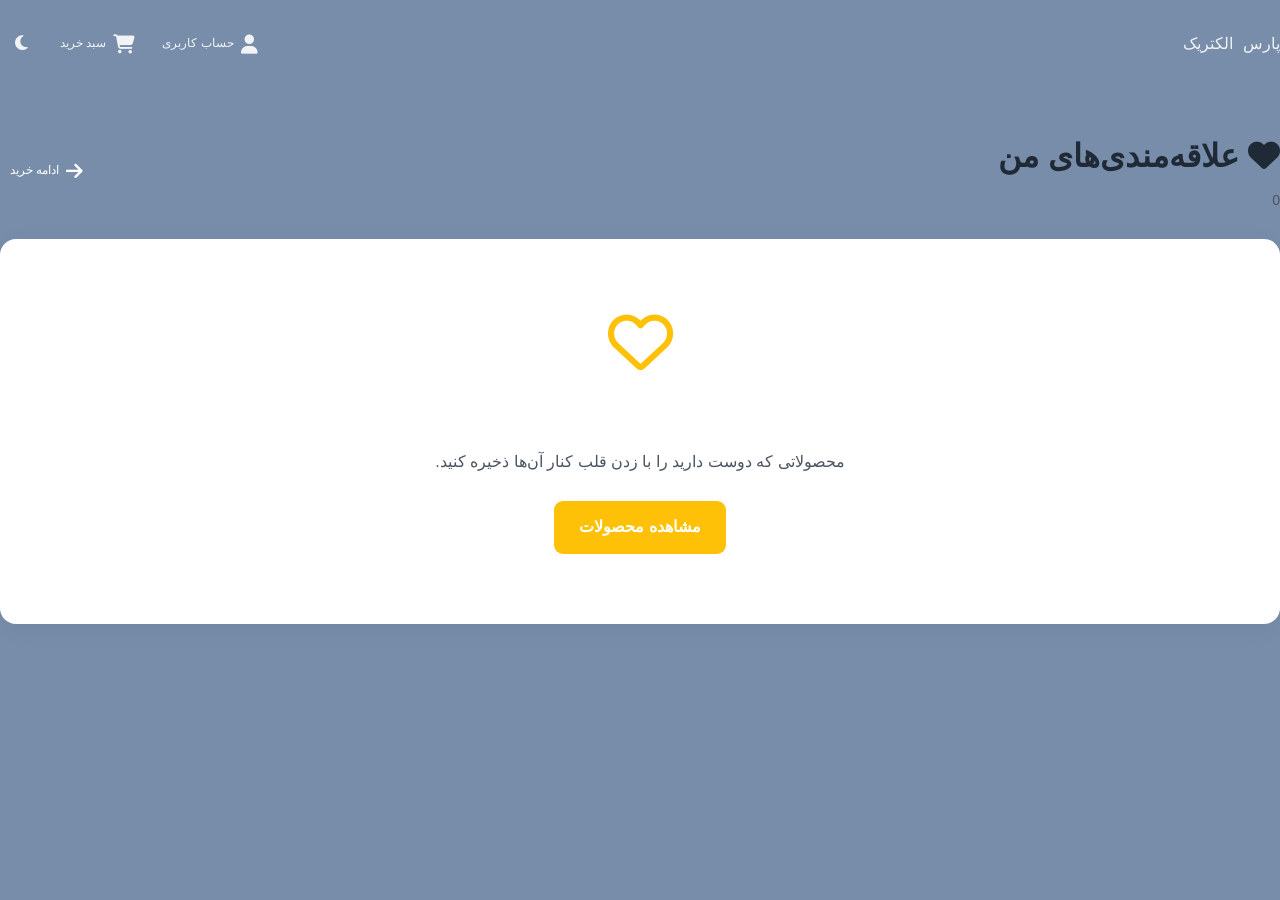
<file: favorites.html>
<!DOCTYPE html>
<html lang="fa" dir="rtl">

<head>
    <meta charset="UTF-8">
    <meta name="viewport" content="width=device-width, initial-scale=1.0">

    <title>علاقه‌مندی‌ها | پارس الکتریک</title>

    <link rel="stylesheet" href="css/style.css">

    <link rel="stylesheet"
          href="https://cdnjs.cloudflare.com/ajax/libs/font-awesome/6.5.2/css/all.min.css">

    <style>
        .favorites-page {
            padding: 40px 0;
            min-height: 70vh;
        }

        .favorites-header {
            display: flex;
            justify-content: space-between;
            align-items: center;
            margin-bottom: 25px;
        }

        .favorites-header h1 {
            margin: 0;
        }

        .favorites-header span {
            color: #777;
            font-size: 14px;
        }

        .favorites-empty {
            background: #fff;
            border-radius: 16px;
            padding: 70px 20px;
            text-align: center;
            box-shadow: 0 5px 25px rgba(0,0,0,0.06);
        }

        .favorites-empty i {
            font-size: 65px;
            color: #ffc107;
            margin-bottom: 20px;
        }

        .favorites-empty h2 {
            margin-bottom: 10px;
        }

        .favorites-empty p {
            color: #777;
            margin-bottom: 25px;
        }

        .favorites-empty a {
            display: inline-block;
            background: #ffc107;
            color: #101828;
            text-decoration: none;
            padding: 12px 25px;
            border-radius: 9px;
            font-weight: bold;
        }

        .favorites-empty a:hover {
            background: #e0a800;
        }

        .favorites-grid {
            display: grid;
            grid-template-columns: repeat(4, 1fr);
            gap: 20px;
        }

        .favorite-card {
            position: relative;
            background: #fff;
            border-radius: 15px;
            overflow: hidden;
            box-shadow: 0 5px 20px rgba(0,0,0,0.06);
            transition: 0.2s;
        }

        .favorite-card:hover {
            transform: translateY(-4px);
        }

        .favorite-image {
            height: 220px;
            overflow: hidden;
            cursor: pointer;
        }

        .favorite-image img {
            width: 100%;
            height: 100%;
            object-fit: cover;
        }

        .favorite-remove {
            position: absolute;
            top: 12px;
            left: 12px;
            width: 38px;
            height: 38px;
            border: none;
            border-radius: 50%;
            background: #fff;
            color: #e53935;
            cursor: pointer;
            font-size: 17px;
            box-shadow: 0 3px 10px rgba(0,0,0,0.15);
        }

        .favorite-remove:hover {
            background: #e53935;
            color: #fff;
        }

        .favorite-body {
            padding: 18px;
        }

        .favorite-brand {
            color: #888;
            font-size: 13px;
            margin-bottom: 7px;
        }

        .favorite-title {
            height: 48px;
            overflow: hidden;
            font-size: 15px;
            margin-bottom: 12px;
        }

        .favorite-rating {
            font-size: 13px;
            margin-bottom: 12px;
        }

        .favorite-rating i {
            color: #ffc107;
        }

        .favorite-price {
            font-weight: bold;
            font-size: 18px;
            margin-bottom: 15px;
        }

        .favorite-add {
            width: 100%;
            border: none;
            background: #ffc107;
            color: #101828;
            padding: 11px;
            border-radius: 8px;
            cursor: pointer;
            font-family: inherit;
            font-weight: bold;
        }

        .favorite-add:hover {
            background: #e0a800;
        }

        .favorite-stock {
            font-size: 12px;
            color: #2e7d32;
            margin-bottom: 10px;
        }

        .favorite-stock.out {
            color: #d32f2f;
        }

        body.dark-mode .favorite-card,
        body.dark-mode .favorites-empty {
            background: #182230;
        }

        body.dark-mode .favorite-remove {
            background: #202d3d;
            color: #ff6b6b;
        }

        body.dark-mode .favorite-title {
            color: #fff;
        }

        @media (max-width: 1000px) {
            .favorites-grid {
                grid-template-columns: repeat(3, 1fr);
            }
        }

        @media (max-width: 700px) {
            .favorites-grid {
                grid-template-columns: repeat(2, 1fr);
            }
        }

        @media (max-width: 450px) {
            .favorites-grid {
                grid-template-columns: 1fr;
            }

            .favorites-header {
                flex-direction: column;
                align-items: flex-start;
                gap: 8px;
            }
        }
    </style>
</head>

<body>

<header class="main-header">

    <div class="container header-content">

        <a href="index.html" class="logo">
            <span>پارس</span> الکتریک
        </a>

        <div class="header-actions">

            <a href="profile.html" class="header-action">
                <i class="fa-solid fa-user"></i>
                <span>حساب کاربری</span>
            </a>

            <a href="cart.html" class="header-action">
                <i class="fa-solid fa-cart-shopping"></i>
                <span>سبد خرید</span>
            </a>

            <button id="themeToggle" class="theme-toggle">
                <i class="fa-solid fa-moon"></i>
            </button>

        </div>

    </div>

</header>


<main class="favorites-page">

    <div class="container">

        <div class="favorites-header">

            <div>
                <h1>
                    <i class="fa-solid fa-heart"></i>
                    علاقه‌مندی‌های من
                </h1>

                <span id="favoritesCount">
                    0 محصول
                </span>
            </div>

            <a href="products.html" class="header-action">
                <i class="fa-solid fa-arrow-right"></i>
                ادامه خرید
            </a>

        </div>


        <!-- محصولات علاقه‌مندی -->
        <div
            id="favoritesContainer"
            class="favorites-grid">
        </div>


        <!-- حالت خالی -->
        <div
            id="favoritesEmpty"
            class="favorites-empty"
            style="display: none;">

            <i class="fa-regular fa-heart"></i>

            <h2>
                هنوز محصولی به علاقه‌مندی‌ها اضافه نکرده‌اید
            </h2>

            <p>
                محصولاتی که دوست دارید را با زدن قلب کنار آن‌ها ذخیره کنید.
            </p>

            <a href="products.html">
                مشاهده محصولات
            </a>

        </div>

    </div>

</main>


<script src="js/products.js"></script>
<script src="js/favorites.js"></script>

</body>
</html>
</file>
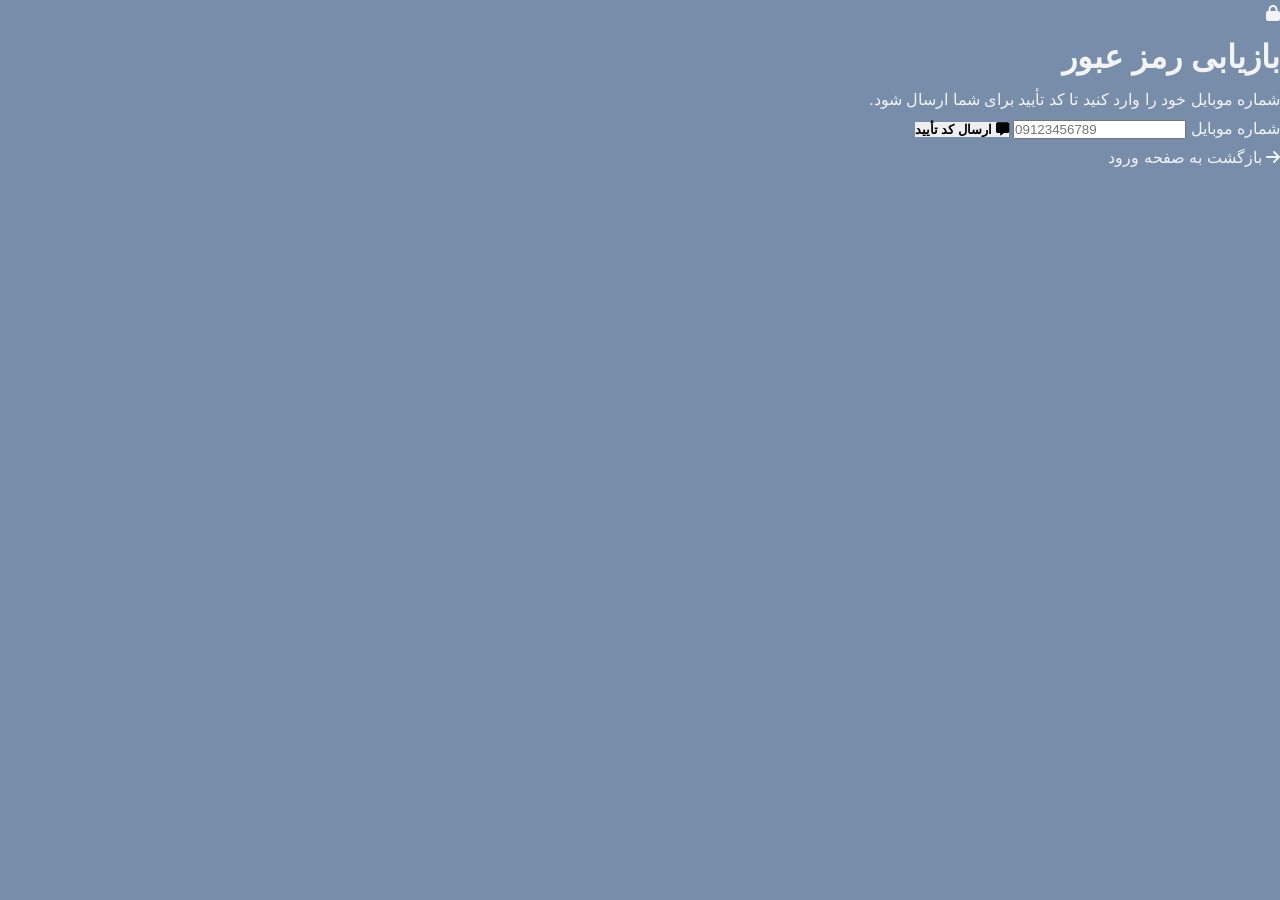
<file: forgot-password.html>
<!DOCTYPE html>
<html lang="fa" dir="rtl">

<head>
    <meta charset="UTF-8">

    <meta name="viewport" content="width=device-width, initial-scale=1.0">

    <title>بازیابی رمز عبور | پارس الکتریک</title>

    <link rel="stylesheet" href="css/style.css">

    <link
        rel="stylesheet"
        href="https://cdnjs.cloudflare.com/ajax/libs/font-awesome/6.5.2/css/all.min.css"
    >
</head>

<body>

    <main class="forgot-page">

        <div class="forgot-box">

            <div class="forgot-icon">
                <i class="fa-solid fa-lock"></i>
            </div>

            <h1>بازیابی رمز عبور</h1>

            <p>
                شماره موبایل خود را وارد کنید تا کد تأیید برای شما ارسال شود.
            </p>


            <!-- مرحله اول -->

            <form id="forgotPhoneForm">

                <label for="forgotPhone">
                    شماره موبایل
                </label>

                <input
                    type="tel"
                    id="forgotPhone"
                    placeholder="09123456789"
                    maxlength="11"
                    required
                >

                <button type="submit">
                    <i class="fa-solid fa-message"></i>
                    ارسال کد تأیید
                </button>

            </form>


            <!-- مرحله دوم -->

            <div id="verificationStep" style="display:none;">

                <label for="verificationCode">
                    کد تأیید پیامک
                </label>

                <input
                    type="text"
                    id="verificationCode"
                    placeholder="کد ارسال‌شده"
                    maxlength="6"
                >

                <button
                    type="button"
                    id="verifyCodeButton"
                >
                    تأیید کد
                </button>

            </div>


            <!-- مرحله سوم -->

            <form
                id="newPasswordForm"
                style="display:none;"
            >

                <label for="newPassword">
                    رمز عبور جدید
                </label>

                <input
                    type="password"
                    id="newPassword"
                    placeholder="رمز جدید"
                >


                <label for="confirmPassword">
                    تکرار رمز عبور جدید
                </label>

                <input
                    type="password"
                    id="confirmPassword"
                    placeholder="تکرار رمز جدید"
                >


                <button type="submit">
                    <i class="fa-solid fa-key"></i>
                    ثبت رمز جدید
                </button>

            </form>


            <div
                id="forgotMessage"
                class="forgot-message"
            ></div>


            <a
                href="login.html"
                class="back-login"
            >
                <i class="fa-solid fa-arrow-right"></i>
                بازگشت به صفحه ورود
            </a>

        </div>

    </main>


    <script src="js/forgot-password.js"></script>

</body>

</html>
</file>
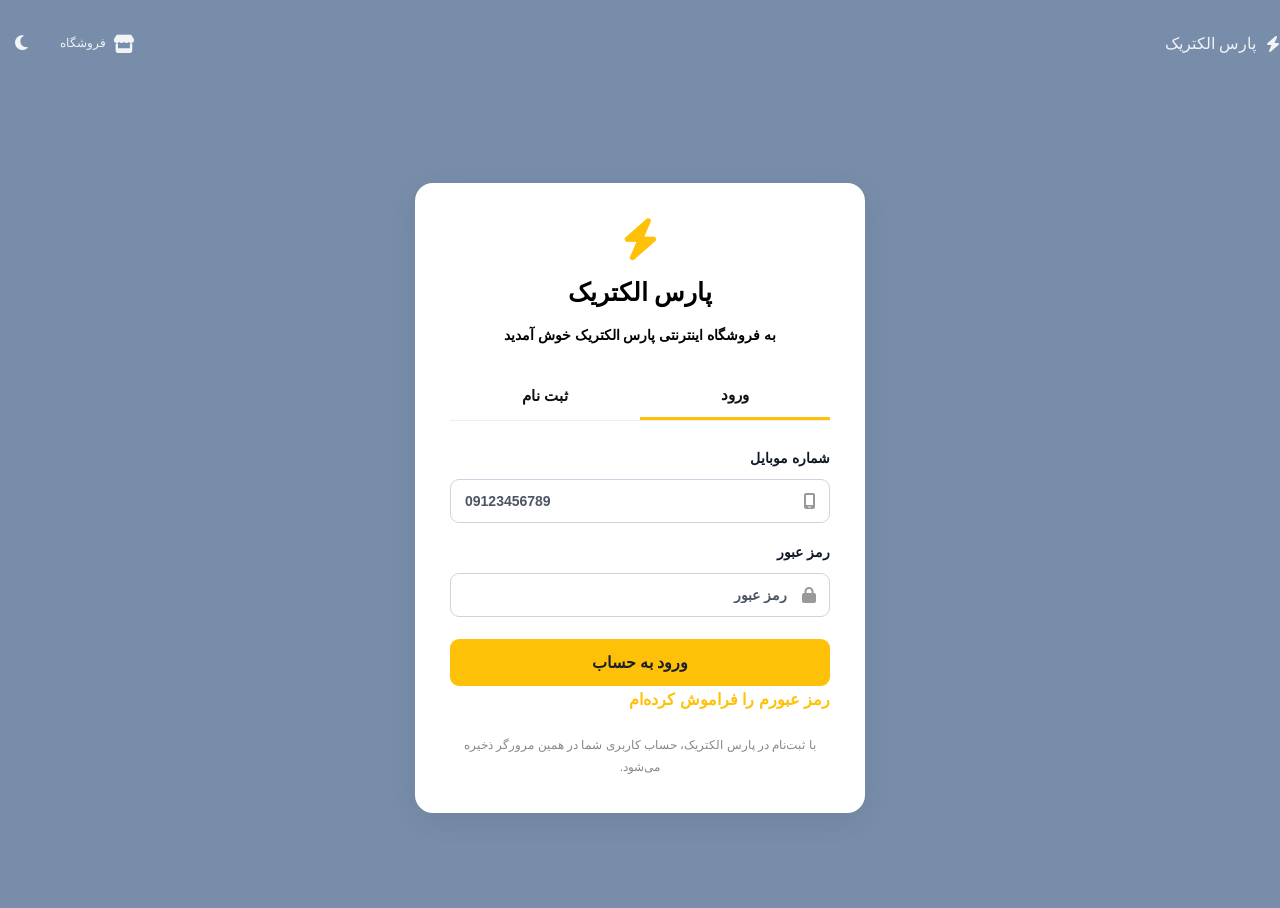
<file: login.html>
<!DOCTYPE html>
<html lang="fa" dir="rtl">

<head>
    <meta charset="UTF-8">
    <meta name="viewport" content="width=device-width, initial-scale=1.0">

    <title>ورود / ثبت‌نام | پارس الکتریک</title>

    <link rel="stylesheet"
          href="https://cdnjs.cloudflare.com/ajax/libs/font-awesome/6.5.0/css/all.min.css">

    <link rel="stylesheet" href="css/style.css">

    <style>
        .auth-page {
            min-height: calc(100vh - 80px);
            display: flex;
            align-items: center;
            justify-content: center;
            padding: 40px 20px;
        }

        .auth-box {
            width: 100%;
            max-width: 450px;
            background: #fff;
            border-radius: 18px;
            padding: 35px;
            box-shadow: 0 8px 30px rgba(0,0,0,0.07);
        }

        .auth-logo {
            text-align: center;
            margin-bottom: 25px;
        }

        .auth-logo i {
            font-size: 42px;
            color: #ffc107;
            margin-bottom: 10px;
        }

        .auth-logo h1 {
            font-size: 25px;
            margin-bottom: 8px;
        }

        .auth-logo p {
            color: #777;
            font-size: 14px;
        }

        .auth-tabs {
            display: flex;
            border-bottom: 1px solid #eee;
            margin-bottom: 25px;
        }

        .auth-tab {
            flex: 1;
            border: none;
            background: transparent;
            padding: 13px;
            font-family: inherit;
            font-size: 15px;
            cursor: pointer;
            color: #777;
        }

        .auth-tab.active {
            color: #111;
            font-weight: bold;
            border-bottom: 3px solid #ffc107;
        }

        .auth-form {
            display: none;
        }

        .auth-form.active {
            display: block;
        }

        .form-group {
            margin-bottom: 17px;
        }

        .form-group label {
            display: block;
            margin-bottom: 8px;
            font-size: 14px;
            font-weight: 600;
        }

        .input-wrapper {
            position: relative;
        }

        .input-wrapper i {
            position: absolute;
            right: 14px;
            top: 50%;
            transform: translateY(-50%);
            color: #999;
        }

        .input-wrapper input {
            width: 100%;
            padding: 13px 42px 13px 14px;
            border: 1px solid #ddd;
            border-radius: 9px;
            font-family: inherit;
            font-size: 14px;
            outline: none;
            box-sizing: border-box;
        }

        .input-wrapper input:focus {
            border-color: #ffc107;
            box-shadow: 0 0 0 3px rgba(255,193,7,0.12);
        }

        .auth-button {
            width: 100%;
            border: none;
            background: #ffc107;
            color: #111;
            padding: 14px;
            border-radius: 9px;
            font-family: inherit;
            font-size: 16px;
            font-weight: bold;
            cursor: pointer;
            margin-top: 5px;
        }

        .auth-button:hover {
            background: #e0a800;
        }

        .auth-message {
            display: none;
            padding: 12px;
            border-radius: 8px;
            margin-bottom: 15px;
            font-size: 13px;
            text-align: center;
        }

        .auth-message.error {
            display: block;
            background: #fff0f0;
            color: #c62828;
        }

        .auth-message.success {
            display: block;
            background: #effaf1;
            color: #287a35;
        }

        .auth-note {
            text-align: center;
            color: #888;
            font-size: 12px;
            margin-top: 20px;
            line-height: 1.8;
        }

        @media (max-width: 500px) {
            .auth-box {
                padding: 25px 18px;
            }
        }
    </style>
</head>


<body>

<header class="main-header">

    <div class="container header-content">

        <a href="index.html" class="logo">
            <i class="fas fa-bolt"></i>
            پارس الکتریک
        </a>

        <div class="header-actions">

            <a href="products.html" class="header-action">
                <i class="fas fa-store"></i>
                فروشگاه
            </a>

            <button id="themeToggle" class="theme-toggle">
                <i class="fas fa-moon"></i>
            </button>

        </div>

    </div>

</header>


<main class="auth-page">

    <div class="auth-box">

        <div class="auth-logo">

            <i class="fas fa-bolt"></i>

            <h1>
                پارس الکتریک
            </h1>

            <p>
                به فروشگاه اینترنتی پارس الکتریک خوش آمدید
            </p>

        </div>


        <!-- تب‌ها -->

        <div class="auth-tabs">

            <button

                data-tab="login">

    <div class="auth-tabs">

    <button
        class="auth-tab active"
        data-tab="login">

        ورود

    </button>

    <button
        class="auth-tab"
        data-tab="register">

        ثبت‌ نام

    </button>

</div>


        <div
            id="authMessage"
            class="auth-message">
        </div>


        <!-- فرم ورود -->

        <form
            id="loginForm"
            class="auth-form active">

            <div class="form-group">

                <label for="loginPhone">
                    شماره موبایل
                </label>

                <div class="input-wrapper">

                    <i class="fas fa-mobile-screen"></i>

                    <input
                        type="tel"
                        id="loginPhone"
                        placeholder="09123456789">

                </div>

            </div>


            <div class="form-group">

                <label for="loginPassword">
                    رمز عبور
                </label>

                <div class="input-wrapper">

                    <i class="fas fa-lock"></i>

                    <input
                        type="password"
                        id="loginPassword"
                        placeholder="رمز عبور">

                </div>

            </div>


            <button
                type="submit"
                class="auth-button">

                ورود به حساب

            </button>

            <a href="forgot-password.html" class="forgot-password">

                رمز عبورم را فراموش کرده‌ام
                
            </a>

        </form>


        <!-- فرم ثبت‌نام -->

        <form
            id="registerForm"
            class="auth-form">

            <div class="form-group">

                <label for="registerName">
                    نام و نام خانوادگی
                </label>

                <div class="input-wrapper">

                    <i class="fas fa-user"></i>

                    <input
                        type="text"
                        id="registerName"
                        placeholder="نام و نام خانوادگی">

                </div>

            </div>


            <div class="form-group">

                <label for="registerPhone">
                    شماره موبایل
                </label>

                <div class="input-wrapper">

                    <i class="fas fa-mobile-screen"></i>

                    <input
                        type="tel"
                        id="registerPhone"
                        placeholder="09123456789">

                </div>

            </div>


            <div class="form-group">

                <label for="registerPassword">
                    رمز عبور
                </label>

                <div class="input-wrapper">

                    <i class="fas fa-lock"></i>

                    <input
                        type="password"
                        id="registerPassword"
                        placeholder="حداقل ۶ کاراکتر">

                </div>

            </div>


            <div class="form-group">

                <label for="registerPasswordConfirm">
                    تکرار رمز عبور
                </label>

                <div class="input-wrapper">

                    <i class="fas fa-lock"></i>

                    <input
                        type="password"
                        id="registerPasswordConfirm"
                        placeholder="تکرار رمز عبور">

                </div>

            </div>


            <button
                type="submit"
                class="auth-button">

                ایجاد حساب کاربری

            </button>

        </form>


        <div class="auth-note">

            با ثبت‌نام در پارس الکتریک، حساب کاربری شما
            در همین مرورگر ذخیره می‌شود.

        </div>

    </div>

</main>


<script src="js/auth.js"></script>

</body>

</html>
</file>
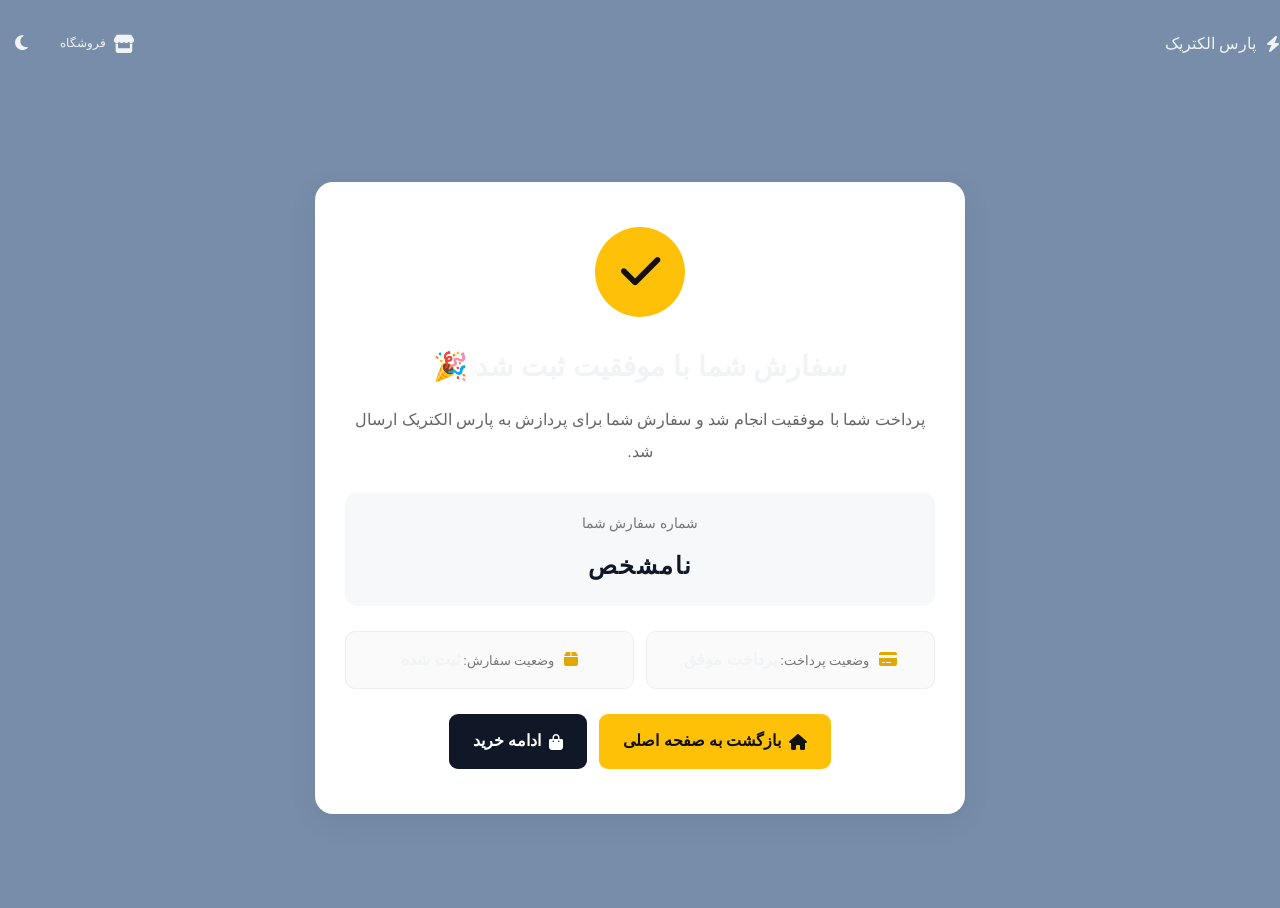
<file: order-success.html>
<!DOCTYPE html>
<html lang="fa" dir="rtl">

<head>
    <meta charset="UTF-8">
    <meta name="viewport" content="width=device-width, initial-scale=1.0">

    <title>سفارش با موفقیت ثبت شد | پارس الکتریک</title>

    <link rel="stylesheet"
          href="https://cdnjs.cloudflare.com/ajax/libs/font-awesome/6.5.0/css/all.min.css">

    <link rel="stylesheet" href="css/style.css">

    <style>
        .success-page {
            min-height: calc(100vh - 80px);
            display: flex;
            align-items: center;
            justify-content: center;
            padding: 50px 20px;
        }

        .success-box {
            width: 100%;
            max-width: 650px;
            background: #fff;
            border-radius: 18px;
            padding: 45px 30px;
            text-align: center;
            box-shadow: 0 8px 30px rgba(0,0,0,0.07);
        }

        .success-icon {
            width: 90px;
            height: 90px;
            margin: 0 auto 25px;
            border-radius: 50%;
            background: #ffc107;
            display: flex;
            align-items: center;
            justify-content: center;
            font-size: 45px;
            color: #111;
        }

        .success-box h1 {
            font-size: 28px;
            margin-bottom: 12px;
        }

        .success-box > p {
            color: #666;
            line-height: 2;
            margin-bottom: 25px;
        }

        .order-number-box {
            background: #f7f8fa;
            border-radius: 12px;
            padding: 18px;
            margin-bottom: 25px;
        }

        .order-number-box span {
            display: block;
            color: #777;
            font-size: 14px;
            margin-bottom: 8px;
        }

        .order-number {
            font-size: 24px;
            font-weight: bold;
            color: #101828;
            direction: ltr;
            letter-spacing: 2px;
        }

        .success-info {
            display: grid;
            grid-template-columns: 1fr 1fr;
            gap: 12px;
            margin-bottom: 25px;
        }

        .info-item {
            background: #fafafa;
            border: 1px solid #eee;
            border-radius: 10px;
            padding: 14px;
        }

        .info-item i {
            color: #e0a800;
            margin-left: 5px;
        }

        .info-item span {
            color: #777;
            font-size: 13px;
        }

        .success-actions {
            display: flex;
            gap: 12px;
            justify-content: center;
        }

        .success-btn {
            display: inline-flex;
            align-items: center;
            justify-content: center;
            gap: 8px;
            padding: 13px 24px;
            border-radius: 9px;
            text-decoration: none;
            font-family: inherit;
            font-weight: bold;
            transition: 0.2s;
        }

        .success-btn.primary {
            background: #ffc107;
            color: #111;
        }

        .success-btn.primary:hover {
            background: #e0a800;
        }

        .success-btn.secondary {
            background: #101828;
            color: #fff;
        }

        .success-btn.secondary:hover {
            opacity: 0.9;
        }

        @media (max-width: 600px) {

            .success-box {
                padding: 35px 18px;
            }

            .success-box h1 {
                font-size: 23px;
            }

            .success-info {
                grid-template-columns: 1fr;
            }

            .success-actions {
                flex-direction: column;
            }

            .success-btn {
                width: 100%;
            }
        }
    </style>
</head>


<body>

<header class="main-header">

    <div class="container header-content">

        <a href="index.html" class="logo">
            <i class="fas fa-bolt"></i>
            پارس الکتریک
        </a>

        <div class="header-actions">

            <a href="products.html" class="header-action">
                <i class="fas fa-store"></i>
                فروشگاه
            </a>

            <button id="themeToggle" class="theme-toggle">
                <i class="fas fa-moon"></i>
            </button>

        </div>

    </div>

</header>


<main class="success-page">

    <div class="success-box">

        <div class="success-icon">
            <i class="fas fa-check"></i>
        </div>


        <h1>
            سفارش شما با موفقیت ثبت شد 🎉
        </h1>


        <p>
            پرداخت شما با موفقیت انجام شد و سفارش شما
            برای پردازش به پارس الکتریک ارسال شد.
        </p>


        <div class="order-number-box">

            <span>
                شماره سفارش شما
            </span>

            <div
                id="orderNumber"
                class="order-number">
                -
            </div>

        </div>


        <div class="success-info">

            <div class="info-item">

                <i class="fas fa-credit-card"></i>

                <span>
                    وضعیت پرداخت:
                </span>

                <strong id="paymentStatus">
                    موفق
                </strong>

            </div>


            <div class="info-item">

                <i class="fas fa-box"></i>

                <span>
                    وضعیت سفارش:
                </span>

                <strong id="orderStatus">
                    در حال پردازش
                </strong>

            </div>

        </div>


        <div class="success-actions">

            <a
                href="index.html"
                class="success-btn primary">

                <i class="fas fa-home"></i>
                بازگشت به صفحه اصلی

            </a>


            <a
                href="products.html"
                class="success-btn secondary">

                <i class="fas fa-shopping-bag"></i>
                ادامه خرید

            </a>

        </div>

    </div>

</main>


<script src="js/order-success.js"></script>

</body>

</html>
</file>
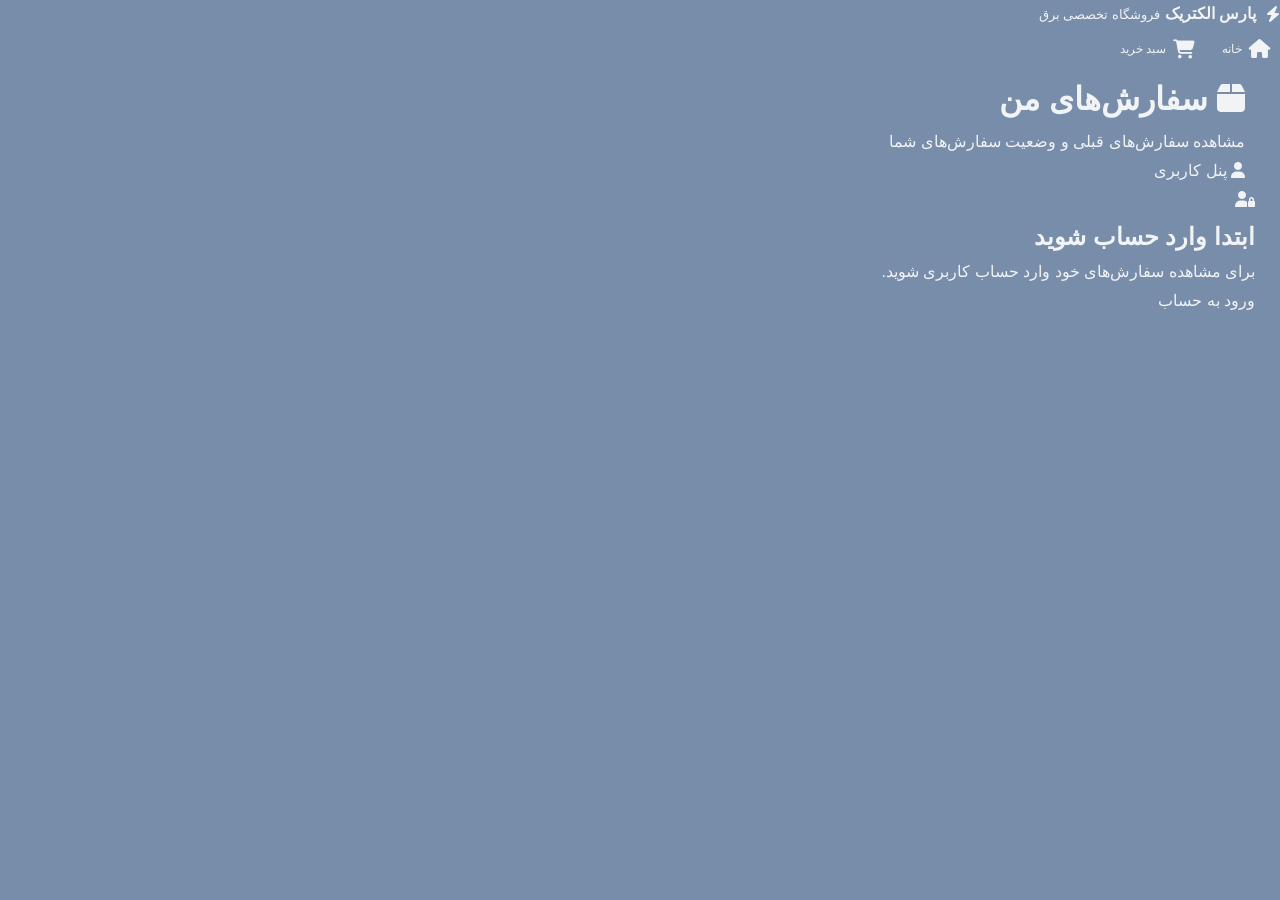
<file: orders.html>
<!DOCTYPE html>
<html lang="fa" dir="rtl">

<head>

    <meta charset="UTF-8">

    <meta
        name="viewport"
        content="width=device-width, initial-scale=1.0"
    >

    <title>سفارش‌های من | پارس الکتریک</title>

    <link
        rel="stylesheet"
        href="css/style.css"
    >

    <link
        rel="stylesheet"
        href="https://cdnjs.cloudflare.com/ajax/libs/font-awesome/6.5.2/css/all.min.css"
    >

</head>


<body>

    <!-- ==============================
         هدر
    ============================== -->

    <header class="site-header">

        <div class="header-container">

            <a
                href="index.html"
                class="logo"
            >
                <i class="fa-solid fa-bolt"></i>

                <div>
                    <strong>پارس الکتریک</strong>
                    <small>فروشگاه تخصصی برق</small>
                </div>
            </a>


            <div class="header-actions">

                <a
                    href="index.html"
                    class="header-action"
                >
                    <i class="fa-solid fa-house"></i>
                    <span>خانه</span>
                </a>

                <a
                    href="cart.html"
                    class="header-action"
                >
                    <i class="fa-solid fa-cart-shopping"></i>
                    <span>سبد خرید</span>
                </a>

            </div>

        </div>

    </header>


    <!-- ==============================
         محتوای سفارش‌ها
    ============================== -->

    <main class="orders-page">

        <div class="orders-container">

            <div class="orders-page-title">

                <div>

                    <h1>
                        <i class="fa-solid fa-box"></i>
                        سفارش‌های من
                    </h1>

                    <p>
                        مشاهده سفارش‌های قبلی و وضعیت سفارش‌های شما
                    </p>

                </div>

                <a
                    href="profile.html"
                    class="back-profile"
                >
                    <i class="fa-solid fa-user"></i>
                    پنل کاربری
                </a>

            </div>


            <!-- لیست سفارش‌ها -->

            <div
                id="ordersList"
                class="orders-list"
            >

                <div class="orders-loading">
                    در حال بارگذاری سفارش‌ها...
                </div>

            </div>

        </div>

    </main>


    <script src="js/orders.js"></script>

</body>

</html>
</file>
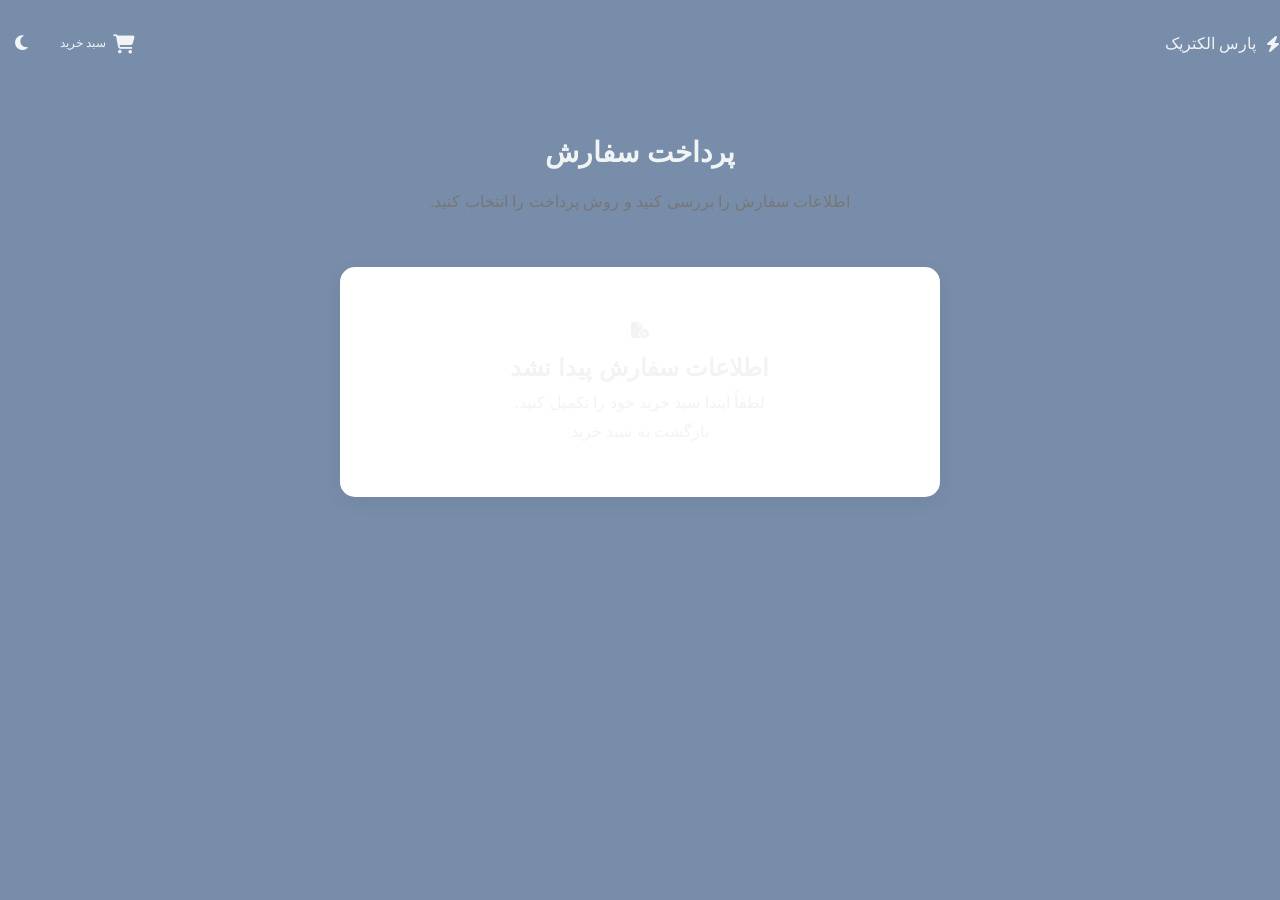
<file: payment.html>
<!DOCTYPE html>
<html lang="fa" dir="rtl">

<head>
    <meta charset="UTF-8">
    <meta name="viewport" content="width=device-width, initial-scale=1.0">

    <title>پرداخت سفارش | پارس الکتریک</title>

    <link rel="stylesheet"
          href="https://cdnjs.cloudflare.com/ajax/libs/font-awesome/6.5.0/css/all.min.css">

    <link rel="stylesheet" href="css/style.css">

    <style>
        .payment-page {
            padding: 40px 0 70px;
        }

        .payment-title {
            text-align: center;
            margin-bottom: 30px;
        }

        .payment-title h1 {
            font-size: 28px;
            margin-bottom: 10px;
        }

        .payment-title p {
            color: #777;
        }

        .payment-layout {
            max-width: 950px;
            margin: auto;
            display: grid;
            grid-template-columns: 1fr 320px;
            gap: 25px;
            align-items: start;
        }

        .payment-box,
        .payment-summary {
            background: #fff;
            border-radius: 15px;
            padding: 25px;
            box-shadow: 0 5px 20px rgba(0,0,0,0.06);
        }

        .payment-box h2,
        .payment-summary h2 {
            font-size: 19px;
            margin-bottom: 22px;
            padding-bottom: 15px;
            border-bottom: 1px solid #eee;
        }

        .bank-card {
            background: #101828;
            color: #fff;
            border-radius: 16px;
            padding: 25px;
            margin-bottom: 25px;
        }

        .bank-card-title {
            display: flex;
            justify-content: space-between;
            align-items: center;
            margin-bottom: 25px;
        }

        .bank-card-title i {
            font-size: 30px;
            color: #ffc107;
        }

        .card-number {
            direction: ltr;
            text-align: center;
            font-size: 22px;
            letter-spacing: 3px;
            margin: 25px 0;
        }

        .card-info {
            display: flex;
            justify-content: space-between;
            gap: 15px;
        }

        .payment-methods {
            display: flex;
            flex-direction: column;
            gap: 12px;
        }

        .payment-method {
            display: flex;
            align-items: center;
            gap: 12px;
            border: 1px solid #ddd;
            border-radius: 10px;
            padding: 15px;
            cursor: pointer;
        }

        .payment-method:hover {
            border-color: #ffc107;
        }

        .payment-method input {
            accent-color: #ffc107;
        }

        .payment-method i {
            font-size: 20px;
            width: 25px;
        }

        .payment-method-info strong {
            display: block;
            margin-bottom: 4px;
        }

        .payment-method-info span {
            color: #777;
            font-size: 13px;
        }

        .summary-row {
            display: flex;
            justify-content: space-between;
            gap: 15px;
            padding: 13px 0;
            border-bottom: 1px solid #eee;
        }

        .summary-row.total {
            border-bottom: none;
            font-size: 18px;
            font-weight: bold;
            margin-top: 10px;
        }

        .payment-total {
            color: #d99b00;
        }

        .pay-button {
            width: 100%;
            border: none;
            background: #ffc107;
            color: #111;
            padding: 15px;
            border-radius: 10px;
            font-family: inherit;
            font-size: 16px;
            font-weight: bold;
            cursor: pointer;
            margin-top: 20px;
        }

        .pay-button:hover {
            background: #e0a800;
        }

        .security-note {
            margin-top: 20px;
            padding: 14px;
            background: #f7f8fa;
            border-radius: 9px;
            color: #666;
            font-size: 13px;
            line-height: 1.8;
        }

        .empty-payment {
            max-width: 600px;
            margin: 50px auto;
            text-align: center;
            background: #fff;
            padding: 50px 25px;
            border-radius: 15px;
            box-shadow: 0 5px 20px rgba(0,0,0,0.06);
        }

        @media (max-width: 800px) {
            .payment-layout {
                grid-template-columns: 1fr;
            }
        }

        @media (max-width: 500px) {
            .payment-box,
            .payment-summary {
                padding: 18px;
            }

            .card-number {
                font-size: 17px;
                letter-spacing: 2px;
            }
        }
    </style>
</head>


<body>

<header class="main-header">

    <div class="container header-content">

        <a href="index.html" class="logo">
            <i class="fas fa-bolt"></i>
            پارس الکتریک
        </a>

        <div class="header-actions">

            <a href="cart.html" class="header-action">
                <i class="fas fa-shopping-cart"></i>
                سبد خرید
            </a>

            <button id="themeToggle" class="theme-toggle">
                <i class="fas fa-moon"></i>
            </button>

        </div>

    </div>

</header>


<main class="payment-page">

    <div class="container">

        <div class="payment-title">

            <h1>پرداخت سفارش</h1>

            <p>
                اطلاعات سفارش را بررسی کنید و روش پرداخت را انتخاب کنید.
            </p>

        </div>


        <div id="paymentContent">

            <div class="payment-layout">

                <!-- بخش پرداخت -->

                <div class="payment-box">

                    <h2>
                        <i class="fas fa-credit-card"></i>
                        انتخاب روش پرداخت
                    </h2>


                    <div class="payment-methods">

                        <label class="payment-method">

                            <input
                                type="radio"
                                name="paymentMethod"
                                value="online"
                                checked>

                            <i class="fas fa-globe"></i>

                            <div class="payment-method-info">

                                <strong>
                                    پرداخت آنلاین
                                </strong>

                                <span>
                                    پرداخت از طریق درگاه بانکی
                                </span>

                            </div>

                        </label>


                        <label class="payment-method">

                            <input
                                type="radio"
                                name="paymentMethod"
                                value="card">

                            <i class="fas fa-building-columns"></i>

                            <div class="payment-method-info">

                                <strong>
                                    کارت به کارت
                                </strong>

                                <span>
                                    پرداخت دستی و ارسال رسید
                                </span>

                            </div>

                        </label>

                    </div>


                    <!-- اطلاعات کارت نمونه -->

                    <div class="bank-card">

                        <div class="bank-card-title">

                            <strong>
                                حساب پارس الکتریک
                            </strong>

                            <i class="fas fa-building-columns"></i>

                        </div>


                        <div class="card-number">
                            6037 - 9918 - 1234 - 5678
                        </div>


                        <div class="card-info">

                            <span>
                                به نام پارس الکتریک
                            </span>

                            <span>
                                بانک نمونه
                            </span>

                        </div>

                    </div>


                    <div class="security-note">

                        <i class="fas fa-shield-halved"></i>

                        اطلاعات پرداخت شما در این نسخه به‌صورت آزمایشی
                        پردازش می‌شود و به درگاه واقعی بانکی متصل نیست.

                    </div>


                    <button
                        id="payButton"
                        class="pay-button">

                        پرداخت و ثبت سفارش
                        <i class="fas fa-arrow-left"></i>

                    </button>

                </div>


                <!-- خلاصه سفارش -->

                <aside class="payment-summary">

                    <h2>
                        خلاصه سفارش
                    </h2>


                    <div class="summary-row">

                        <span>
                            تعداد کالا
                        </span>

                        <strong id="paymentCount">
                            ۰
                        </strong>

                    </div>


                    <div class="summary-row">

                        <span>
                            مبلغ کالاها
                        </span>

                        <strong id="paymentSubtotal">
                            ۰ تومان
                        </strong>

                    </div>


                    <div class="summary-row">

                        <span>
                            تخفیف
                        </span>

                        <strong id="paymentDiscount">
                            ۰ تومان
                        </strong>

                    </div>


                    <div class="summary-row">

                        <span>
                            ارسال
                        </span>

                        <strong id="paymentShipping">
                            رایگان
                        </strong>

                    </div>


                    <div class="summary-row total">

                        <span>
                            مبلغ قابل پرداخت
                        </span>

                        <strong
                            id="paymentTotal"
                            class="payment-total">

                            ۰ تومان

                        </strong>

                    </div>


                    <a
                        href="checkout.html"
                        style="
                            display:block;
                            text-align:center;
                            margin-top:15px;
                            color:#555;
                            text-decoration:none;
                            font-size:14px;
                        ">

                        <i class="fas fa-arrow-right"></i>
                        بازگشت و ویرایش اطلاعات

                    </a>

                </aside>

            </div>

        </div>

    </div>

</main>


<script src="js/products.js"></script>
<script src="js/payment.js"></script>

</body>

</html>
</file>
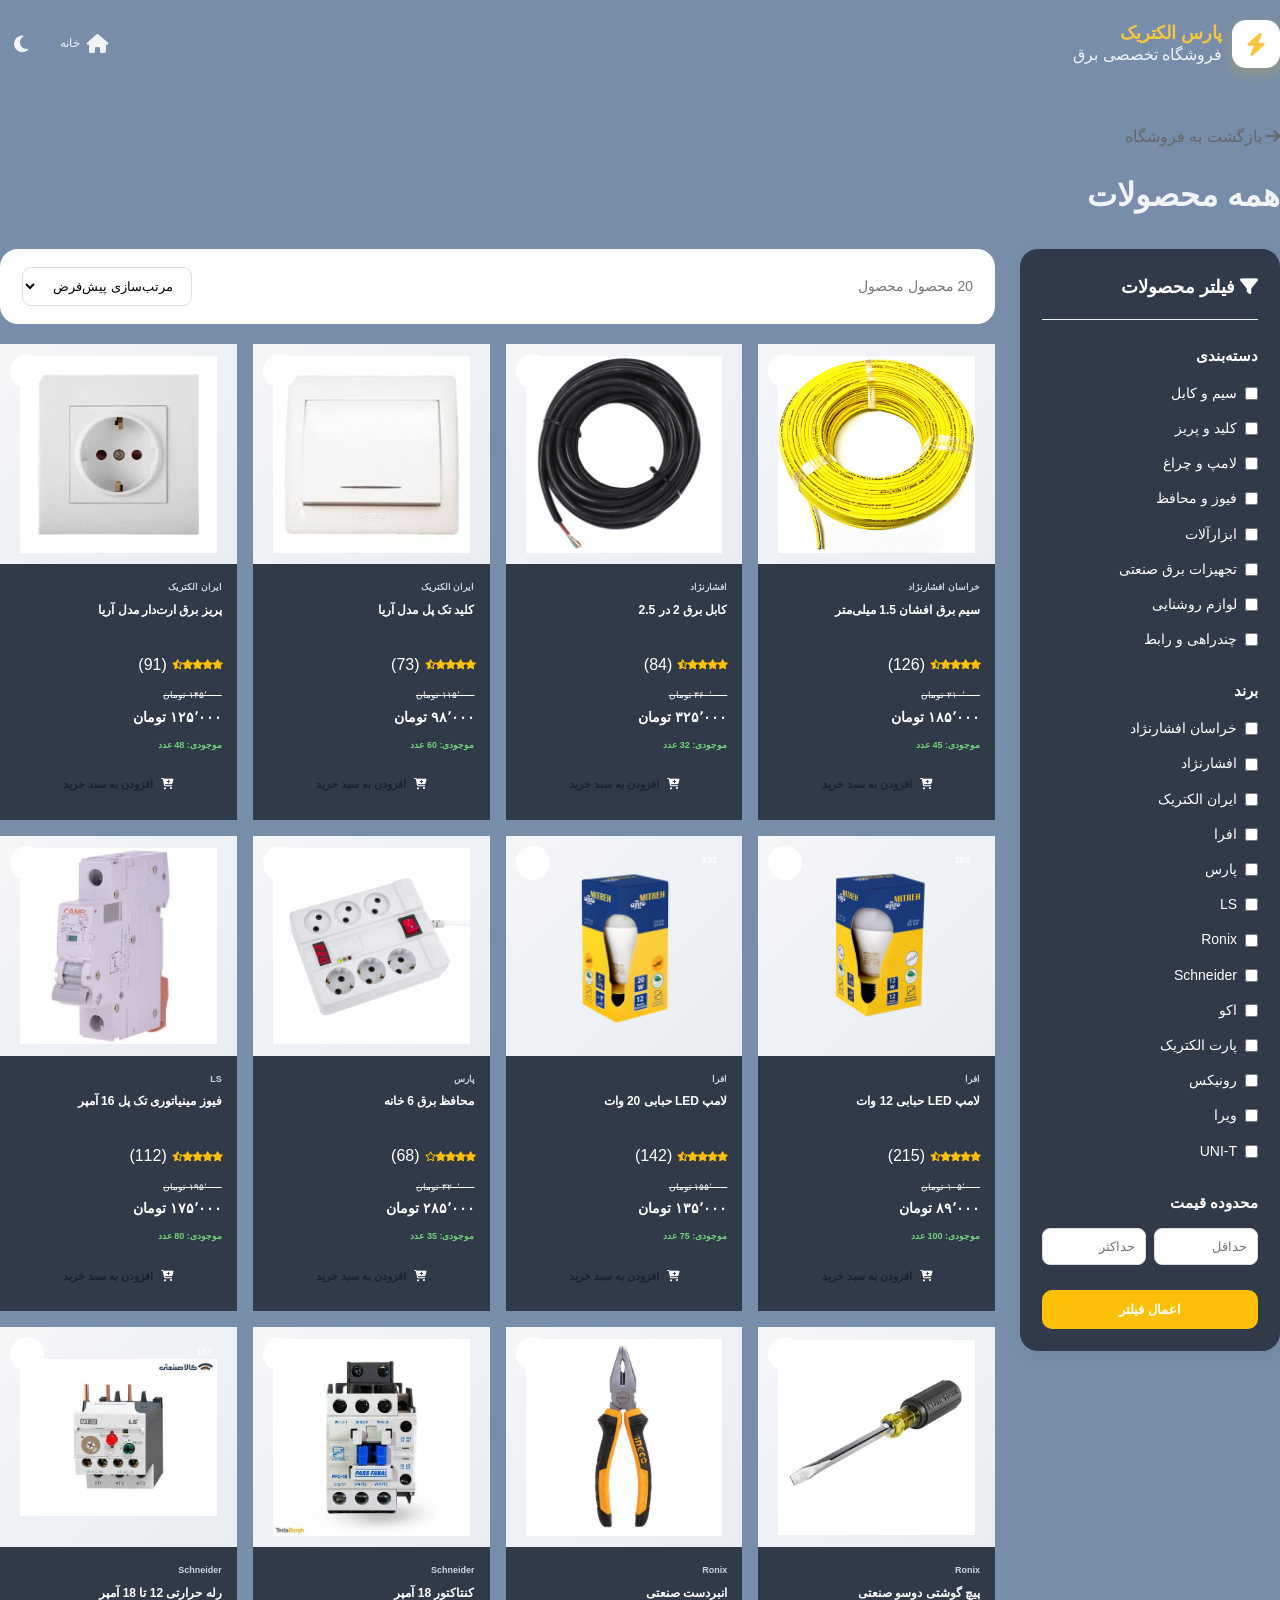
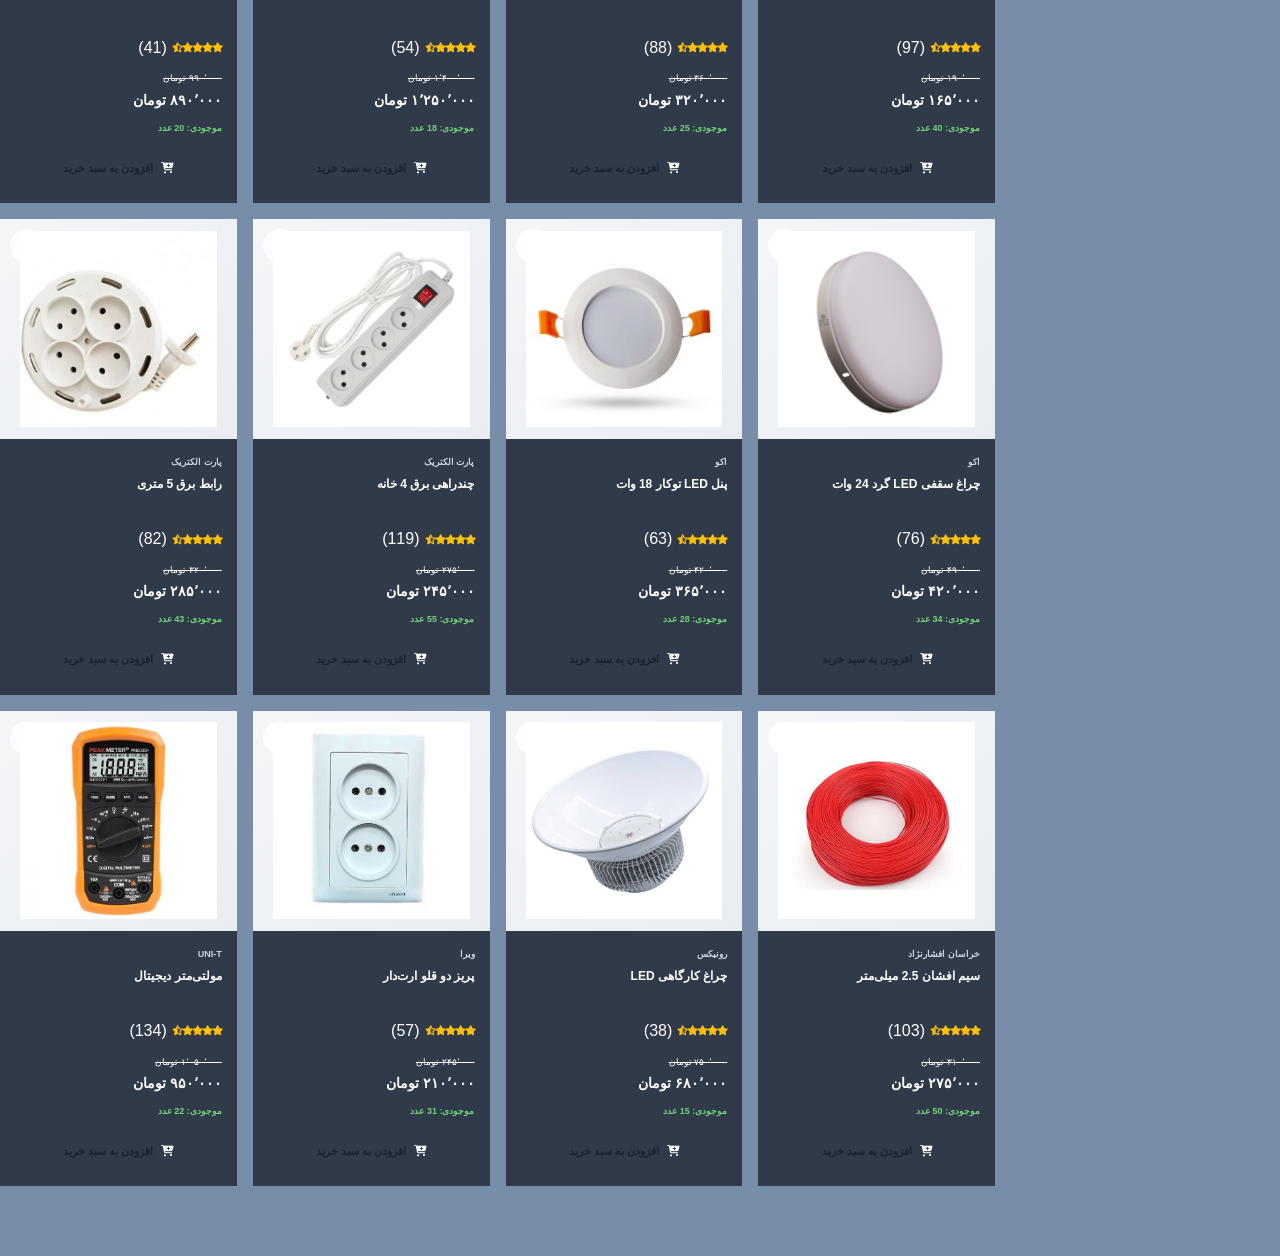
<file: product.html>
<!DOCTYPE html>
<html lang="fa" dir="rtl">

<head>
    <meta charset="UTF-8">

    <meta
        name="viewport"
        content="width=device-width, initial-scale=1.0"
    >

    <title>محصول | پارس الکتریک</title>

    <!-- Font Awesome -->
    <link
        rel="stylesheet"
        href="https://cdnjs.cloudflare.com/ajax/libs/font-awesome/6.5.2/css/all.min.css"
    >

    <!-- استایل اصلی -->
    <link
        rel="stylesheet"
        href="css/style.css"
    >

    <style>

        /* ================================
           صفحه محصول
        ================================= */

        .product-page {
            padding: 40px 0 70px;
        }

        .product-detail {
            background: #fff;
            border-radius: 20px;
            padding: 30px;
            display: grid;
            grid-template-columns: 1fr 1.1fr;
            gap: 45px;
            box-shadow: 0 5px 25px rgba(0,0,0,.05);
        }

        .dark-mode .product-detail {
            background: #182230;
        }

        .product-detail-image {
            display: flex;
            align-items: center;
            justify-content: center;
            min-height: 450px;
            background: #f8f9fb;
            border-radius: 18px;
            padding: 30px;
            position: relative;
        }

        .dark-mode .product-detail-image {
            background: #111a27;
        }

        .product-detail-image img {
            width: 100%;
            max-width: 480px;
            max-height: 450px;
            object-fit: contain;
        }

        .product-detail-info {
            padding: 10px 0;
        }

        .product-detail-brand {
            color: #777;
            font-size: 14px;
            margin-bottom: 12px;
        }

        .product-detail-title {
            font-size: 28px;
            line-height: 1.7;
            margin-bottom: 18px;
        }

        .product-detail-rating {
            display: flex;
            align-items: center;
            gap: 10px;
            margin-bottom: 25px;
        }

        .detail-stars {
            color: #ffc107;
            font-size: 18px;
        }

        .product-detail-price-box {
            background: #f8f9fb;
            border-radius: 15px;
            padding: 20px;
            margin-bottom: 25px;
        }

        .dark-mode .product-detail-price-box {
            background: #111a27;
        }

        .detail-old-price {
            color: #999;
            text-decoration: line-through;
            font-size: 15px;
            display: block;
            margin-bottom: 8px;
        }

        .detail-price {
            color: #e0a800;
            font-size: 30px;
            font-weight: 800;
        }

        .detail-stock {
            margin: 20px 0;
            font-weight: 600;
        }

        .stock-ok {
            color: #16a34a;
        }

        .stock-no {
            color: #dc2626;
        }

        .quantity-box {
            display: flex;
            align-items: center;
            gap: 12px;
            margin: 25px 0;
        }

        .quantity-controls {
            display: flex;
            align-items: center;
            border: 1px solid #ddd;
            border-radius: 10px;
            overflow: hidden;
        }

        .quantity-controls button {
            width: 40px;
            height: 40px;
            border: none;
            background: #f5f5f5;
            cursor: pointer;
            font-size: 18px;
        }

        .quantity-controls input {
            width: 50px;
            height: 40px;
            border: none;
            text-align: center;
            font-size: 16px;
            background: #fff;
        }

        .dark-mode .quantity-controls button,
        .dark-mode .quantity-controls input {
            background: #182230;
            color: #fff;
        }

        .detail-actions {
            display: flex;
            gap: 12px;
            flex-wrap: wrap;
        }

        .detail-cart-btn {
            flex: 1;
            min-width: 220px;
            border: none;
            background: #ffc107;
            color: #101828;
            padding: 15px 25px;
            border-radius: 12px;
            font-weight: 700;
            font-size: 16px;
            cursor: pointer;
        }

        .detail-cart-btn:hover {
            background: #e0a800;
        }

        .detail-favorite-btn {
            width: 55px;
            height: 55px;
            border: 1px solid #ddd;
            background: #fff;
            border-radius: 12px;
            cursor: pointer;
            font-size: 20px;
            color: #555;
        }

        .detail-favorite-btn.active {
            color: #e53935;
        }

        .product-description {
            margin-top: 35px;
            background: #fff;
            border-radius: 20px;
            padding: 30px;
            box-shadow: 0 5px 25px rgba(0,0,0,.05);
        }

        .dark-mode .product-description {
            background: #182230;
        }

        .product-description h2 {
            margin-bottom: 20px;
        }

        .product-description p {
            line-height: 2.2;
            color: #666;
        }

        .dark-mode .product-description p {
            color: #ccc;
        }

        .back-to-home {
            display: inline-flex;
            align-items: center;
            gap: 8px;
            margin-bottom: 20px;
            color: #555;
        }

        .dark-mode .back-to-home {
            color: #ddd;
        }

        @media (max-width: 768px) {

            .product-detail {
                grid-template-columns: 1fr;
                padding: 20px;
            }

            .product-detail-image {
                min-height: 300px;
            }

            .product-detail-title {
                font-size: 22px;
            }

            .detail-price {
                font-size: 25px;
            }

        }

    </style>

</head>

<body>

    <!-- هدر -->
    <header class="main-header">

        <div class="container header-content">

            <a href="index.html" class="logo">

                <div class="logo-icon">
                    <i class="fa-solid fa-bolt"></i>
                </div>

                <div class="logo-text">
                    <strong>پارس الکتریک</strong>
                    <span>فروشگاه تخصصی برق</span>
                </div>

            </a>

            <div class="header-actions">

                <a href="index.html" class="header-action">
                    <i class="fa-solid fa-house"></i>
                    <span>خانه</span>
                </a>

                <button
                    class="header-action theme-toggle"
                    id="themeToggle"
                    type="button"
                >
                    <i class="fa-solid fa-moon"></i>
                </button>

            </div>

        </div>

    </header>


    <!-- محتوای محصول -->
    <main class="product-page">

        <div class="container">

            <a
                href="index.html"
                class="back-to-home"
            >
                <i class="fa-solid fa-arrow-right"></i>
                بازگشت به فروشگاه
            </a>


            <div
                class="product-detail"
                id="productDetail"
            >

                <!-- اطلاعات محصول توسط JavaScript قرار می‌گیرد -->

                <div style="
                    grid-column:1/-1;
                    text-align:center;
                    padding:70px;
                ">
                    <i class="fa-solid fa-spinner fa-spin"></i>
                    در حال بارگذاری محصول...
                </div>

            </div>


            <!-- توضیحات -->
            <section
                class="product-description"
                id="productDescription"
            >
            </section>

        </div>

    </main>


    <!-- فایل محصولات -->
    <script src="js/products.js"></script>

    <!-- فایل صفحه محصول -->
    <script src="js/product.js"></script>

</body>

</html>
</file>
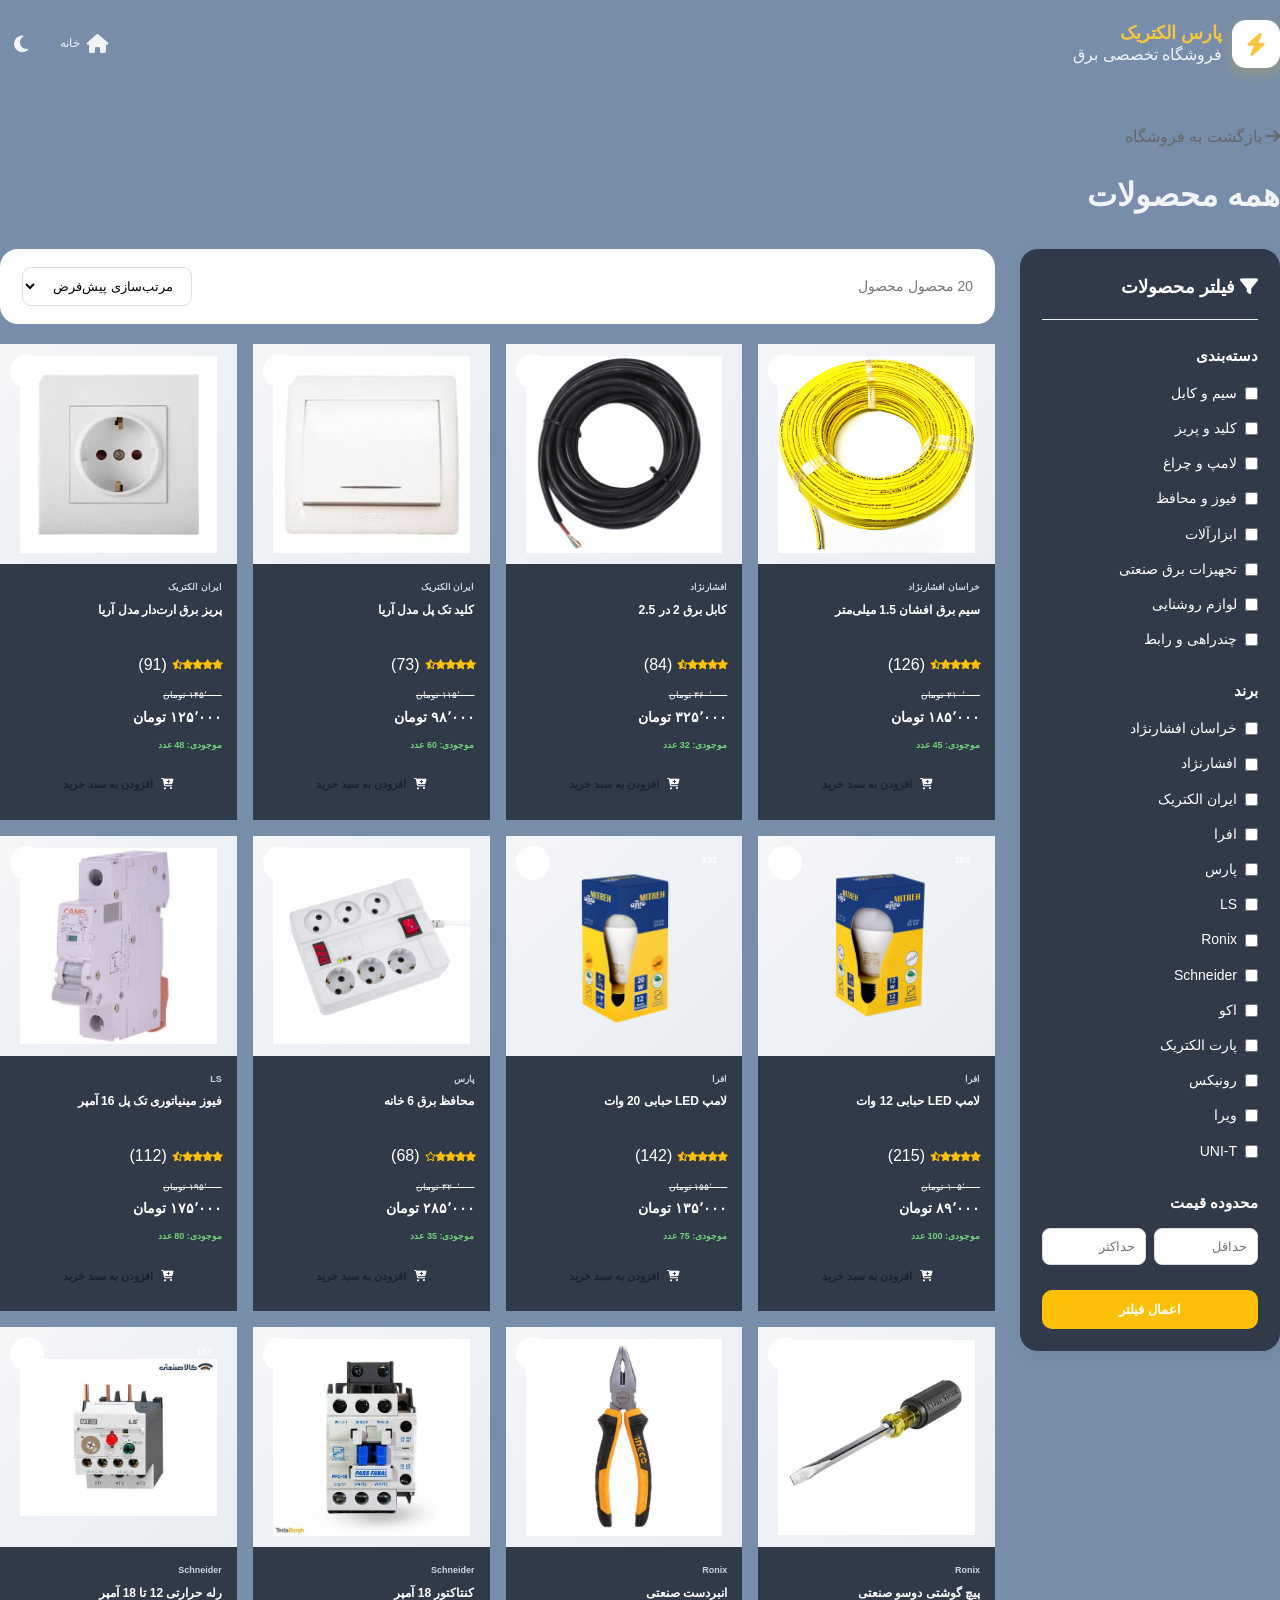
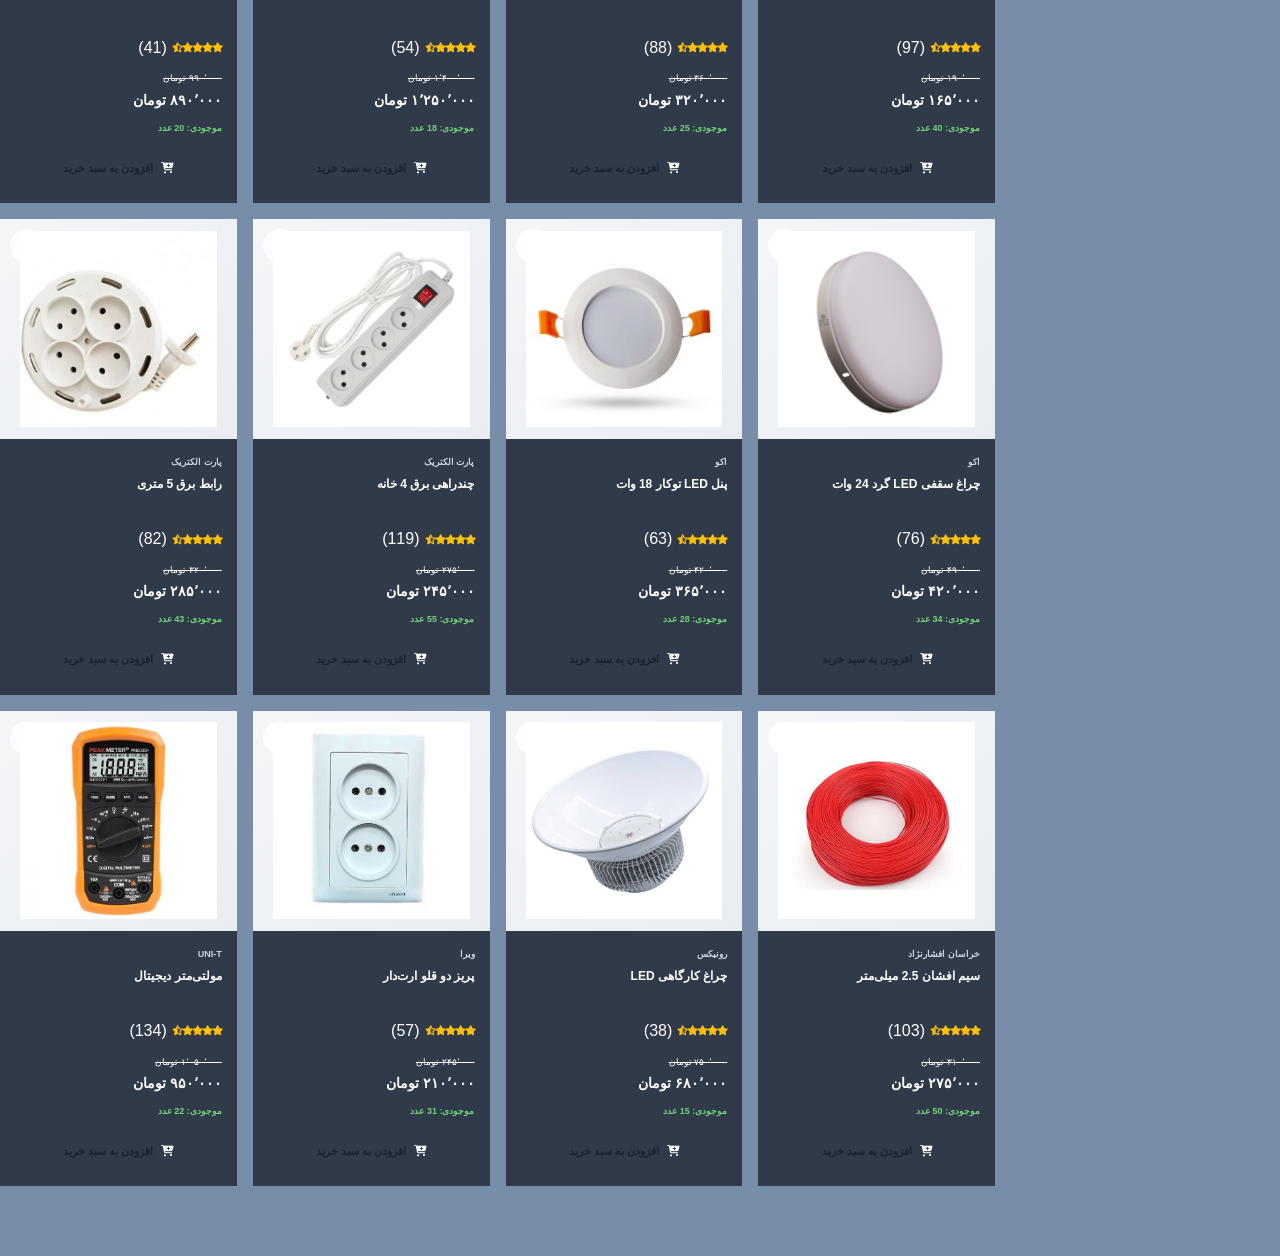
<file: products.html>
<!DOCTYPE html>
<html lang="fa" dir="rtl">

<head>

    <meta charset="UTF-8">

    <meta
        name="viewport"
        content="width=device-width, initial-scale=1.0"
    >

    <title>محصولات | پارس الکتریک</title>

    <link
        rel="stylesheet"
        href="https://cdnjs.cloudflare.com/ajax/libs/font-awesome/6.5.2/css/all.min.css"
    >

    <link
        rel="stylesheet"
        href="css/style.css"
    >

    <style>

        .products-page {
            padding: 35px 0 70px;
        }

        .products-layout {
            display: grid;
            grid-template-columns: 260px 1fr;
            gap: 25px;
            align-items: start;
        }

        .filters-box {
            background: #fff;
            border-radius: 18px;
            padding: 22px;
            position: sticky;
            top: 20px;
            box-shadow: 0 5px 25px rgba(0,0,0,.05);
        }

        .dark-mode .filters-box {
            background: #182230;
        }

        .filter-title {
            font-size: 18px;
            font-weight: 800;
            margin-bottom: 22px;
            padding-bottom: 15px;
            border-bottom: 1px solid #eee;
        }

        .dark-mode .filter-title {
            border-color: #303b4b;
        }

        .filter-group {
            margin-bottom: 25px;
        }

        .filter-group h3 {
            font-size: 15px;
            margin-bottom: 12px;
        }

        .filter-group label {
            display: flex;
            align-items: center;
            gap: 8px;
            margin-bottom: 10px;
            cursor: pointer;
            font-size: 14px;
        }

        .filter-group input[type="checkbox"] {
            accent-color: #ffc107;
        }

        .price-inputs {
            display: grid;
            grid-template-columns: 1fr 1fr;
            gap: 8px;
        }

        .price-inputs input {
            width: 100%;
            box-sizing: border-box;
            padding: 10px;
            border: 1px solid #ddd;
            border-radius: 8px;
            outline: none;
        }

        .dark-mode .price-inputs input {
            background: #111a27;
            color: #fff;
            border-color: #303b4b;
        }

        .apply-filter {
            width: 100%;
            border: none;
            background: #ffc107;
            color: #101828;
            padding: 12px;
            border-radius: 10px;
            font-weight: 700;
            cursor: pointer;
        }

        .products-toolbar {
            background: #fff;
            border-radius: 18px;
            padding: 18px 22px;
            margin-bottom: 20px;
            display: flex;
            align-items: center;
            justify-content: space-between;
            gap: 15px;
        }

        .dark-mode .products-toolbar {
            background: #182230;
        }

        .products-count {
            color: #777;
            font-size: 14px;
        }

        .sort-select {
            padding: 10px 14px;
            border: 1px solid #ddd;
            border-radius: 9px;
            background: #fff;
            cursor: pointer;
        }

        .dark-mode .sort-select {
            background: #111a27;
            color: #fff;
            border-color: #303b4b;
        }

        .empty-products {
            background: #fff;
            padding: 70px 20px;
            text-align: center;
            border-radius: 18px;
        }

        .dark-mode .empty-products {
            background: #182230;
        }

        .empty-products i {
            font-size: 55px;
            color: #ffc107;
            margin-bottom: 20px;
        }

        @media (max-width: 900px) {

            .products-layout {
                grid-template-columns: 1fr;
            }

            .filters-box {
                position: static;
            }

        }

        @media (max-width: 600px) {

            .products-toolbar {
                flex-direction: column;
                align-items: stretch;
            }

        }

    </style>

</head>


<body>

    <!-- هدر -->

    <header class="main-header">

        <div class="container header-content">

            <a href="index.html" class="logo">

                <div class="logo-icon">
                    <i class="fa-solid fa-bolt"></i>
                </div>

                <div class="logo-text">
                    <strong>پارس الکتریک</strong>
                    <span>فروشگاه تخصصی برق</span>
                </div>

            </a>

            <div class="header-actions">

                <a
                    href="index.html"
                    class="header-action"
                >
                    <i class="fa-solid fa-house"></i>
                    <span>خانه</span>
                </a>

                <button
                    class="header-action theme-toggle"
                    id="themeToggle"
                    type="button"
                >
                    <i class="fa-solid fa-moon"></i>
                </button>

            </div>

        </div>

    </header>


    <!-- صفحه محصولات -->

    <main class="products-page">

        <div class="container">

            <div style="margin-bottom:25px;">

                <a
                    href="index.html"
                    style="color:#666;"
                >
                    <i class="fa-solid fa-arrow-right"></i>
                    بازگشت به فروشگاه
                </a>

                <h1 style="margin-top:15px;">
                    همه محصولات
                </h1>

            </div>


            <div class="products-layout">


                <!-- فیلترها -->

                <aside class="filters-box">

                    <div class="filter-title">
                        <i class="fa-solid fa-filter"></i>
                        فیلتر محصولات
                    </div>


                    <!-- دسته‌بندی -->

                    <div class="filter-group">

                        <h3>
                            دسته‌بندی
                        </h3>

                        <div id="categoryFilters"></div>

                    </div>


                    <!-- برند -->

                    <div class="filter-group">

                        <h3>
                            برند
                        </h3>

                        <div id="brandFilters"></div>

                    </div>


                    <!-- قیمت -->

                    <div class="filter-group">

                        <h3>
                            محدوده قیمت
                        </h3>

                        <div class="price-inputs">

                            <input
                                type="number"
                                id="minPrice"
                                placeholder="حداقل"
                            >

                            <input
                                type="number"
                                id="maxPrice"
                                placeholder="حداکثر"
                            >

                        </div>

                    </div>


                    <button
                        class="apply-filter"
                        id="applyFilters"
                    >
                        اعمال فیلتر
                    </button>

                </aside>


                <!-- محصولات -->

                <section>

                    <div class="products-toolbar">

                        <div class="products-count">
                            <span id="productsCount">
                                0
                            </span>
                            محصول
                        </div>


                        <select
                            id="sortProducts"
                            class="sort-select"
                        >

                            <option value="default">
                                مرتب‌سازی پیش‌فرض
                            </option>

                            <option value="cheap">
                                ارزان‌ترین
                            </option>

                            <option value="expensive">
                                گران‌ترین
                            </option>

                            <option value="newest">
                                جدیدترین
                            </option>

                            <option value="popular">
                                محبوب‌ترین
                            </option>

                        </select>

                    </div>


                    <div
                        class="products-grid"
                        id="productsContainer"
                    ></div>

                </section>

            </div>

        </div>

    </main>


    <script src="js/products.js"></script>

    <script src="js/main.js"></script>

    <script src="js/products-page.js"></script>

</body>

</html>
</file>
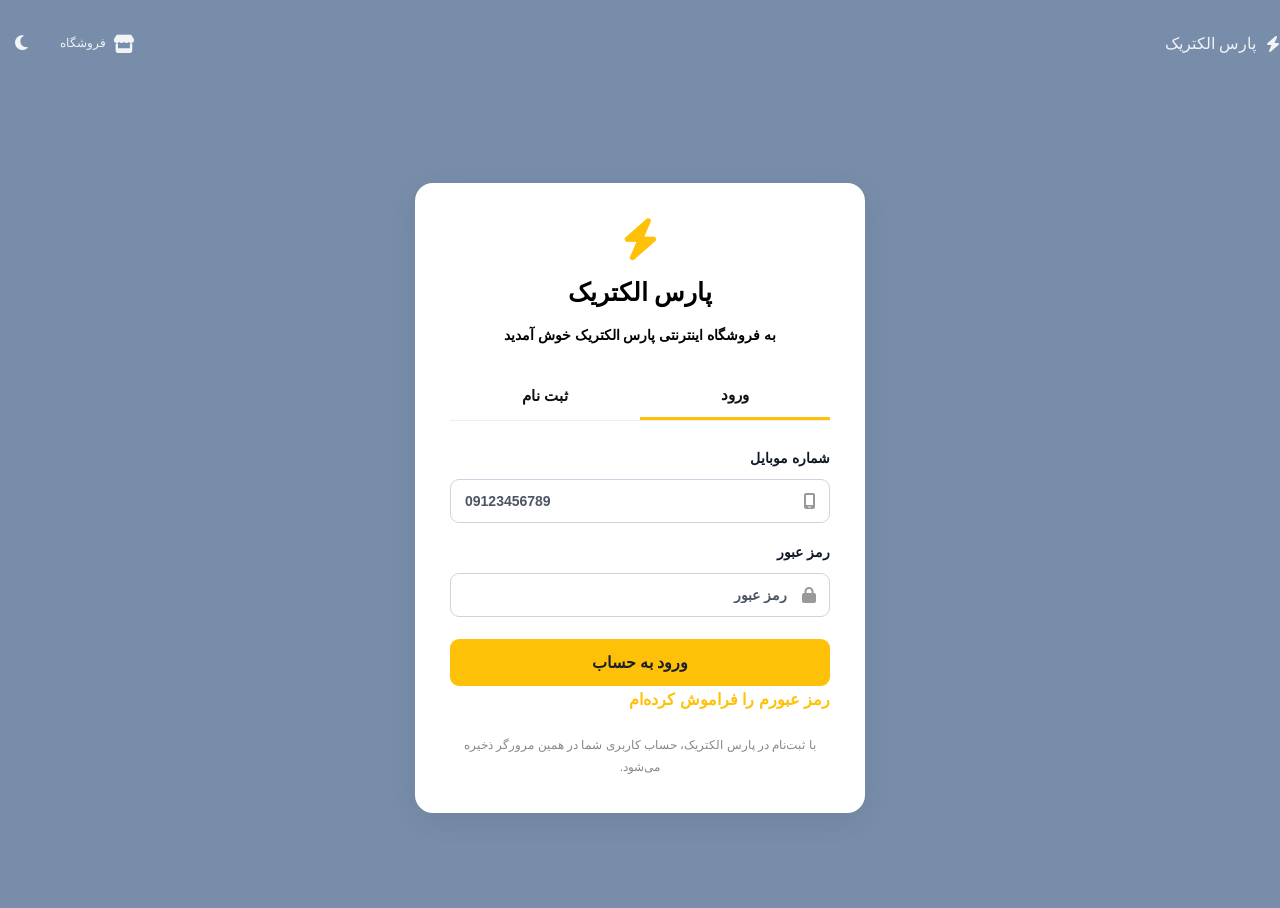
<file: profile.html>
<!DOCTYPE html>
<html lang="fa" dir="rtl">

<head>

    <meta charset="UTF-8">

    <meta name="viewport"
          content="width=device-width, initial-scale=1.0">

    <title>پنل کاربری | پارس الکتریک</title>

    <!-- Font Awesome -->
    <link rel="stylesheet"
          href="https://cdnjs.cloudflare.com/ajax/libs/font-awesome/6.7.2/css/all.min.css">

    <!-- CSS اصلی -->
    <link rel="stylesheet"
          href="css/style.css">

    <style>

        /* =====================================
           پنل کاربری
        ===================================== */

        .profile-page {
            min-height: calc(100vh - 100px);
            padding: 45px 20px;
        }

        .profile-container {
            max-width: 1100px;
            margin: auto;
        }

        /* عنوان */

        .profile-title {
            margin-bottom: 25px;
        }

        .profile-title h1 {
            color: #111827;
            font-size: 28px;
            margin-bottom: 8px;
        }

        .profile-title p {
            color: #4b5563;
        }

        /* Layout */

        .profile-layout {
            display: grid;
            grid-template-columns: 280px 1fr;
            gap: 25px;
        }

        /* Sidebar */

        .profile-sidebar {
            background: #303a48;
            border-radius: 18px;
            padding: 25px;
            box-shadow: 0 8px 25px rgba(0,0,0,0.08);
        }

        /* عکس */

        .profile-avatar-box {
            text-align: center;
            margin-bottom: 25px;
        }

        .profile-avatar {
            width: 105px;
            height: 105px;
            border-radius: 50%;
            object-fit: cover;
            border: 4px solid #ffc107;
            background: #ffffff;
        }

        .profile-avatar-placeholder {
            width: 105px;
            height: 105px;
            border-radius: 50%;
            background: #ffffff;
            color: #7b8794;
            display: flex;
            align-items: center;
            justify-content: center;
            margin: auto;
            font-size: 40px;
            border: 4px solid #ffc107;
        }

        .profile-name {
            color: #ffffff;
            font-size: 18px;
            font-weight: 800;
            margin-top: 12px;
        }

        .profile-phone {
            color: #cbd5e1;
            font-size: 13px;
            margin-top: 5px;
        }

        /* منوی پنل */

        .profile-menu {
            display: flex;
            flex-direction: column;
            gap: 8px;
        }

        .profile-menu a,
        .profile-menu button {
            width: 100%;
            border: none;
            background: transparent;
            color: #ffffff;
            text-decoration: none;
            padding: 13px 15px;
            border-radius: 10px;
            text-align: right;
            font-family: inherit;
            font-size: 14px;
            cursor: pointer;
            display: flex;
            align-items: center;
            gap: 12px;
        }

        .profile-menu a:hover,
        .profile-menu button:hover {
            background: rgba(255,255,255,0.1);
        }

        .profile-menu .active {
            background: #ffc107;
            color: #111827;
            font-weight: 800;
        }

        .profile-menu .logout {
            color: #ff8a8a;
            margin-top: 10px;
        }

        /* محتوای اصلی */

        .profile-content {
            background: #ffffff;
            border-radius: 18px;
            padding: 30px;
            box-shadow: 0 8px 25px rgba(0,0,0,0.08);
        }

        .profile-content h2 {
            color: #111827;
            margin-bottom: 25px;
        }

        /* کارت اطلاعات */

        .profile-card {
            border: 1px solid #e5e7eb;
            border-radius: 14px;
            padding: 22px;
            margin-bottom: 20px;
        }

        .profile-card h3 {
            color: #111827;
            margin-bottom: 18px;
            font-size: 18px;
        }

        /* آپلود عکس */

        .avatar-upload {
            display: flex;
            align-items: center;
            gap: 15px;
            margin-bottom: 20px;
        }

        .avatar-upload label {
            display: inline-flex;
            align-items: center;
            gap: 8px;
            background: #ffc107;
            color: #111827;
            padding: 10px 16px;
            border-radius: 9px;
            cursor: pointer;
            font-weight: 700;
        }

        .avatar-upload input {
            display: none;
        }

        /* فرم */

        .profile-form-group {
            margin-bottom: 18px;
        }

        .profile-form-group label {
            display: block;
            color: #111827;
            font-weight: 700;
            margin-bottom: 8px;
        }

        .profile-form-group input {
            width: 100%;
            box-sizing: border-box;
            padding: 13px 15px;
            border: 1px solid #d1d5db;
            border-radius: 9px;
            font-family: inherit;
            font-size: 14px;
            color: #111827;
            background: #ffffff;
            outline: none;
        }

        .profile-form-group input:focus {
            border-color: #ffc107;
            box-shadow: 0 0 0 3px rgba(255,193,7,0.12);
        }

        .profile-form-group input:disabled {
            background: #f3f4f6;
            color: #6b7280;
        }

        /* دکمه ذخیره */

        .save-profile-btn {
            border: none;
            background: #ffc107;
            color: #111827;
            padding: 13px 25px;
            border-radius: 9px;
            font-family: inherit;
            font-size: 15px;
            font-weight: 800;
            cursor: pointer;
        }

        .save-profile-btn:hover {
            background: #e0a800;
        }

        /* پیام */

        .profile-message {
            display: none;
            padding: 12px;
            border-radius: 9px;
            margin-bottom: 18px;
            font-weight: 600;
        }

        .profile-message.success {
            display: block;
            background: #e9f8ed;
            color: #287a35;
        }

        /* کارت‌های میانبر */

        .profile-shortcuts {
            display: grid;
            grid-template-columns: repeat(3, 1fr);
            gap: 15px;
        }

        .shortcut-card {
            background: #303a48;
            border-radius: 13px;
            padding: 20px;
            text-align: center;
            color: #ffffff;
            text-decoration: none;
            transition: 0.2s;
        }

        .shortcut-card:hover {
            transform: translateY(-3px);
        }

        .shortcut-card i {
            font-size: 25px;
            color: #ffc107;
            margin-bottom: 10px;
        }

        .shortcut-card span {
            display: block;
            color: #ffffff;
            font-weight: 700;
        }

        /* موبایل */

        @media (max-width: 800px) {

            .profile-layout {
                grid-template-columns: 1fr;
            }

            .profile-sidebar {
                order: 1;
            }

            .profile-content {
                order: 2;
            }

            .profile-shortcuts {
                grid-template-columns: 1fr;
            }

        }

    </style>

</head>


<body>


<!-- =====================================
     HEADER
===================================== -->

<header class="main-header">

    <div class="container header-content">

        <a href="index.html"
           class="logo">

            <div class="logo-icon">
                <i class="fa-solid fa-bolt"></i>
            </div>

            <div class="logo-text">

                <strong>
                    پارس الکتریک
                </strong>

                <small>
                    فروشگاه تخصصی برق
                </small>

            </div>

        </a>


        <div class="header-actions">

            <a href="index.html"
               class="header-action">

                <i class="fa-solid fa-house"></i>

                <span>
                    خانه
                </span>

            </a>

            <a href="cart.html"
               class="header-action">

                <i class="fa-solid fa-cart-shopping"></i>

                <span>
                    سبد خرید
                </span>

            </a>

            <button
                id="themeToggle"
                class="theme-toggle">

                <i class="fa-solid fa-moon"></i>

            </button>

        </div>

    </div>

</header>


<!-- =====================================
     PROFILE PAGE
===================================== -->

<main class="profile-page">

    <div class="profile-container">


        <div class="profile-title">

            <h1>
                پنل کاربری
            </h1>

            <p>
                اطلاعات حساب و تنظیمات پروفایل شما
            </p>

        </div>


        <div class="profile-layout">


            <!-- =================================
                 SIDEBAR
            ================================== -->

            <aside class="profile-sidebar">


                <div class="profile-avatar-box">

                    <div
                        id="avatarContainer"
                        class="profile-avatar-placeholder">

                        <i class="fa-solid fa-user"></i>

                    </div>

                    <div
                        id="profileName"
                        class="profile-name">

                        کاربر
                    </div>

                    <div
                        id="profilePhone"
                        class="profile-phone">

                        09123456789

                    </div>

                </div>


                <nav class="profile-menu">

                    <a href="#profile"
                       class="active">

                        <i class="fa-solid fa-user"></i>

                        اطلاعات حساب

                    </a>


                    <a href="cart.html">

                        <i class="fa-solid fa-cart-shopping"></i>

                        سبد خرید

                    </a>


                    <a href="favorites.html">

                        <i class="fa-solid fa-heart"></i>

                        علاقه‌مندی‌ها

                     </a>
                     
                     
                    <a href="orders.html">

                        <i class="fa-solid fa-box"></i>

                        سفارش‌های من

                        
                    </a>


                    <a href="change-password.html">

                        <i class="fa-solid fa-lock"></i>

                        امنیت حساب  

                    </a>
                    <button
                        id="logoutButton"
                        class="logout">

                        <i class="fa-solid fa-right-from-bracket"></i>

                        خروج از حساب

                    </button>

                </nav>

            </aside>


            <!-- =================================
                 CONTENT
            ================================== -->

            <section class="profile-content"
                     id="profile">


                <h2>
                    اطلاعات حساب
                </h2>


                <div
                    id="profileMessage"
                    class="profile-message">

                </div>


                <!-- عکس پروفایل -->

                <div class="profile-card">

                    <h3>
                        عکس پروفایل
                    </h3>

                    <div class="avatar-upload">

                        <label for="avatarInput">

                            <i class="fa-solid fa-camera"></i>

                            انتخاب عکس

                        </label>

                        <input
                            type="file"
                            id="avatarInput"
                            accept="image/*">

                    </div>

                </div>


                <!-- اطلاعات شخصی -->

                <div class="profile-card">

                    <h3>
                        اطلاعات شخصی
                    </h3>


                    <form id="profileForm">


                        <div class="profile-form-group">

                            <label for="profileNameInput">

                                نام و نام خانوادگی

                            </label>

                            <input
                                type="text"
                                id="profileNameInput"
                                placeholder="نام و نام خانوادگی">

                        </div>


                        <div class="profile-form-group">

                            <label for="profilePhoneInput">

                                شماره موبایل

                            </label>

                            <input
                                type="tel"
                                id="profilePhoneInput"
                                disabled>

                        </div>


                        <button
                            type="submit"
                            class="save-profile-btn">

                            <i class="fa-solid fa-floppy-disk"></i>

                            ذخیره تغییرات

                        </button>


                    </form>

                </div>


                <!-- میانبرها -->

                <div class="profile-card">

                    <h3>
                        دسترسی سریع
                    </h3>


                    <div class="profile-shortcuts">


                        <a href="cart.html"
                           class="shortcut-card">

                            <i class="fa-solid fa-cart-shopping"></i>

                            <span>
                                سبد خرید
                            </span>

                        </a>


                        <a href="favorites.html"
                           class="shortcut-card">

                            <i class="fa-solid fa-heart"></i>

                            <span>
                                علاقه‌مندی‌ها
                            </span>

                        </a>


                        <a href="#orders"
                           class="shortcut-card">

                            <i class="fa-solid fa-box"></i>

                            <span>
                                سفارش‌های من
                            </span>

                        </a>


                    </div>

                </div>


            </section>
            
            <section id="orders" class="profile-section">

    <h2>سفارش‌های من</h2>

    <div id="ordersList">
        <p>در حال بارگذاری سفارش‌ها...</p>
    </div>

</section>

        </div>

    </div>

</main>


<script src="js/profile.js"></script>

</body>

</html>
</file>
<file: css/style.css>
```css
/* =========================================================
   PARS ELECTRIC
   Main Style Sheet
   HTML + CSS + JavaScript
========================================================= */


/* =========================================================
   01. ROOT VARIABLES
========================================================= */

:root {

    /* Main Colors */

    --primary: #ffc107;
    --primary-dark: #e0a800;
    --primary-light: #fff3cd;

    --dark: #101828;
    --dark-2: #172033;
    --dark-3: #253044;

    --white: #ffffff;

    --background: #f7f8fa;
    --surface: #ffffff;

    --text: #172033;
    --text-light: #667085;
    --text-muted: #98a2b3;

    --border: #eaecf0;

    --success: #12b76a;
    --danger: #f04438;
    --warning: #f79009;
    --info: #2e90fa;

    /* Radius */

    --radius-small: 8px;
    --radius-medium: 14px;
    --radius-large: 20px;
    --radius-xl: 28px;

    /* Shadows */

    --shadow-small:
        0 2px 8px rgba(16, 24, 40, 0.05);

    --shadow-medium:
        0 8px 24px rgba(16, 24, 40, 0.08);

    --shadow-large:
        0 16px 40px rgba(16, 24, 40, 0.12);

    /* Transition */

    --transition:
        all 0.25s ease;

    /* Container */

    --container-width: 1400px;
}


/* =========================================================
   02. DARK MODE VARIABLES
========================================================= */

body.dark-mode {

    --background: #0b1220;

    --surface: #111a2b;

    --dark: #f8fafc;

    --dark-2: #e4e7ec;

    --text: #f8fafc;

    --text-light: #b7c0d1;

    --text-muted: #8b95a7;

    --border: #263247;

    --primary-light: #3b3212;

    --shadow-small:
        0 2px 8px rgba(0, 0, 0, 0.25);

    --shadow-medium:
        0 8px 24px rgba(0, 0, 0, 0.30);

    --shadow-large:
        0 16px 40px rgba(0, 0, 0, 0.35);
}


/* =========================================================
   03. RESET
========================================================= */

* {
    margin: 0;
    padding: 0;
    box-sizing: border-box;
}

html {
    scroll-behavior: smooth;
}

body {

font-family: "Vazirmatn", Tahoma, sans-serif;

    background: var(--background);

    color: var(--text);

    line-height: 1.8;

    direction: rtl;

    min-height: 100vh;

    transition:
        background-color 0.3s ease,
        color 0.3s ease;
}

body,
button,
input,
textarea,
select {
    font-family:
        Tahoma,
        Arial,
        sans-serif;
}

a {
    text-decoration: none;
    color: inherit;
}

button {
    border: none;
    cursor: pointer;
}

img {
    max-width: 100%;
    display: block;
}

ul,
ol {
    list-style: none;
}


/* =========================================================
   04. CONTAINER
========================================================= */

.container {

    width: min(
        var(--container-width),
        calc(100% - 40px)
    );

    margin-left: auto;
    margin-right: auto;
}


/* =========================================================
   05. TOP BAR
========================================================= */

.top-bar {

    background: var(--dark);

    color: #ffffff;

    font-size: 12px;

    min-height: 38px;

    display: flex;

    align-items: center;
}

.top-bar-content {

    display: flex;

    align-items: center;

    justify-content: space-between;

    gap: 20px;
}

.top-right,
.top-left {

    display: flex;

    align-items: center;

    gap: 24px;
}

.top-bar span {

    display: flex;

    align-items: center;

    gap: 7px;

    white-space: nowrap;
}

.top-bar i {

    color: var(--primary);

    font-size: 13px;
}


/* =========================================================
   06. MAIN HEADER
========================================================= */

.main-header {

    background: var(--surface);

    border-bottom: 1px solid var(--border);

    position: relative;

    z-index: 100;
}

.header-content {

    min-height: 88px;

    display: flex;

    align-items: center;

    gap: 28px;
}


/* =========================================================
   07. LOGO
========================================================= */

.logo {

    display: flex;

    align-items: center;

    gap: 10px;

    flex-shrink: 0;
}

.logo-icon {

    width: 48px;

    height: 48px;

    border-radius: 14px;

    background: var(--primary);

    color: var(--dark);

    display: flex;

    align-items: center;

    justify-content: center;

    font-size: 23px;

    box-shadow:
        0 5px 15px rgba(255, 193, 7, 0.25);
}

.logo-text {

    display: flex;

    flex-direction: column;

    line-height: 1.3;
}

.logo-text strong {

    color: var(--text);

    font-size: 18px;

    font-weight: 900;
}

.logo-text small {

    color: var(--text-light);

    font-size: 10px;

    margin-top: 2px;
}


/* =========================================================
   08. SEARCH
========================================================= */

.search-box {

    position: relative;

    flex: 1;

    max-width: 650px;

    margin-right: auto;
}

.search-box input {

    width: 100%;

    height: 48px;

    border: 1px solid var(--border);

    background: var(--background);

    color: var(--text);

    border-radius: 12px;

    outline: none;

    padding:
        0 18px
        0 58px;

    font-size: 13px;

    transition: var(--transition);
}

.search-box input::placeholder {

    color: var(--text-muted);
}

.search-box input:focus {

    border-color: var(--primary);

    box-shadow:
        0 0 0 3px
        rgba(255, 193, 7, 0.12);
}

.search-box button {

    position: absolute;

    left: 5px;

    top: 5px;

    width: 38px;

    height: 38px;

    border-radius: 9px;

    background: var(--primary);

    color: var(--dark);

    display: flex;

    align-items: center;

    justify-content: center;

    transition: var(--transition);
}

.search-box button:hover {

    background: var(--primary-dark);

    transform: scale(1.04);
}

.search-results {

    display: none;

    position: absolute;

    top: calc(100% + 8px);

    right: 0;

    left: 0;

    background: var(--surface);

    border: 1px solid var(--border);

    border-radius: 14px;

    box-shadow: var(--shadow-large);

    overflow: hidden;

    z-index: 500;
}


/* =========================================================
   09. HEADER ACTIONS
========================================================= */

.header-actions {

    display: flex;

    align-items: center;

    gap: 8px;

    margin-right: auto;
}

.header-action {

    position: relative;

    min-height: 42px;

    display: flex;

    align-items: center;

    justify-content: center;

    gap: 7px;

    padding: 0 10px;

    color: var(--text);

    font-size: 12px;

    border-radius: 10px;

    transition: var(--transition);
}

.header-action:hover {

    background: var(--background);

    color: var(--dark);
}

.header-action > i {

    font-size: 19px;
}

.icon-action {

    width: 42px;

    padding: 0;
}

.action-badge {

    position: absolute;

    top: -2px;

    right: -2px;

    min-width: 18px;

    height: 18px;

    padding: 0 4px;

    border-radius: 20px;

    background: var(--primary);

    color: var(--dark);

    font-size: 9px;

    font-weight: 900;

    display: flex;

    align-items: center;

    justify-content: center;
}

.theme-toggle {

    width: 42px;

    height: 42px;

    border-radius: 10px;

    background: transparent;

    color: var(--text);

    font-size: 17px;

    transition: var(--transition);
}

.theme-toggle:hover {

    background: var(--background);

    color: var(--primary-dark);
}


/* =========================================================
   10. NAVIGATION
========================================================= */

.main-nav {

    background: var(--surface);

    border-bottom: 1px solid var(--border);

    position: sticky;

    top: 0;

    z-index: 90;
}

.nav-content {

    min-height: 52px;

    display: flex;

    align-items: center;

    gap: 20px;
}

.categories-menu {

    position: relative;
}

.categories-button {

    height: 42px;

    padding: 0 16px;

    border-radius: 10px;

    background: var(--dark);

    color: #ffffff;

    display: flex;

    align-items: center;

    gap: 10px;

    font-size: 12px;

    transition: var(--transition);
}

.categories-button:hover {

    background: var(--dark-3);

    transform: translateY(-1px);
}

.categories-button i:last-child {

    font-size: 10px;

    margin-right: 3px;
}


/* =========================================================
   11. CATEGORY DROPDOWN
========================================================= */

.categories-dropdown {

    position: absolute;

    top: calc(100% + 8px);

    right: 0;

    width: 240px;

    background: var(--surface);

    border: 1px solid var(--border);

    border-radius: 14px;

    padding: 8px;

    box-shadow: var(--shadow-large);

    opacity: 0;

    visibility: hidden;

    transform:
        translateY(-8px);

    transition: var(--transition);

    z-index: 200;
}

.categories-menu:hover
.categories-dropdown {

    opacity: 1;

    visibility: visible;

    transform:
        translateY(0);
}

.categories-dropdown a {

    display: flex;

    align-items: center;

    gap: 11px;

    padding: 11px 12px;

    border-radius: 9px;

    color: var(--text);

    font-size: 12px;

    transition: var(--transition);
}

.categories-dropdown a:hover {

    background: var(--primary-light);

    color: var(--dark);
}

.categories-dropdown a i {

    width: 20px;

    color: var(--primary-dark);

    text-align: center;
}


/* =========================================================
   12. NAV LINKS
========================================================= */

.nav-links {

    display: flex;

    align-items: center;

    gap: 5px;

    overflow-x: auto;

    scrollbar-width: none;
}

.nav-links::-webkit-scrollbar {
    display: none;
}

.nav-links a {

    padding: 9px 13px;

    border-radius: 8px;

    color: var(--text-light);

    font-size: 12px;

    white-space: nowrap;

    transition: var(--transition);
}

.nav-links a:hover {

    color: var(--text);

    background: var(--background);
}

.nav-links a.active {

    color: var(--dark);

    background: var(--primary-light);

    font-weight: bold;
}

.nav-links a i {

    margin-left: 5px;
}


/* =========================================================
   13. HERO SECTION
========================================================= */

.hero-section {

    padding: 25px 0 10px;
}

.hero-grid {

    display: grid;

    grid-template-columns:
        minmax(0, 2fr)
        minmax(280px, 1fr);

    gap: 18px;
}

.hero-main {

    min-height: 370px;

    border-radius: var(--radius-large);

    overflow: hidden;

    position: relative;

    background:
        linear-gradient(
            120deg,
            #101828 0%,
            #18253a 55%,
            #243653 100%
        );

    color: #ffffff;

    display: flex;

    align-items: center;

    padding: 50px;

    isolation: isolate;
}

.hero-main::before {

    content: "";

    position: absolute;

    width: 400px;

    height: 400px;

    border-radius: 50%;

    border: 70px solid rgba(255, 193, 7, 0.07);

    left: -140px;

    bottom: -190px;

    z-index: -1;
}

.hero-main::after {

    content: "";

    position: absolute;

    width: 280px;

    height: 280px;

    border-radius: 50%;

    border: 45px solid rgba(255, 193, 7, 0.05);

    right: 30%;

    top: -190px;

    z-index: -1;
}

.hero-content {

    max-width: 600px;

    position: relative;

    z-index: 2;
}

.hero-label {

    display: inline-flex;

    align-items: center;

    padding: 6px 11px;

    background: rgba(255, 193, 7, 0.12);

    border: 1px solid rgba(255, 193, 7, 0.25);

    color: var(--primary);

    border-radius: 30px;

    font-size: 11px;

    margin-bottom: 15px;
}

.hero-content h1 {

    font-size: clamp(28px, 3vw, 43px);

    line-height: 1.45;

    font-weight: 800;

    margin-bottom: 13px;
}

.hero-content h1 strong {

    color: var(--primary);

    display: inline-block;
}

.hero-content p {

    color: #b8c3d5;

    max-width: 520px;

    font-size: 14px;

    line-height: 2;

    margin-bottom: 24px;
}

.hero-buttons {

    display: flex;

    align-items: center;

    gap: 10px;

    flex-wrap: wrap;
}

.btn {

    min-height: 45px;

    padding: 0 19px;

    border-radius: 10px;

    display: inline-flex;

    align-items: center;

    justify-content: center;

    gap: 9px;

    font-size: 12px;

    font-weight: bold;

    transition: var(--transition);
}

.btn-primary {

    background: var(--primary);

    color: var(--dark);
}

.btn-primary:hover {

    background: var(--primary-dark);

    transform: translateY(-2px);

    box-shadow:
        0 8px 20px
        rgba(255, 193, 7, 0.2);
}

.btn-outline {

    background: rgba(255,255,255,0.05);

    color: #ffffff;

    border: 1px solid rgba(255,255,255,0.18);
}

.btn-outline:hover {

    background: rgba(255,255,255,0.1);
}

.hero-electric {

    position: absolute;

    left: 70px;

    bottom: 20px;

    width: 210px;

    height: 210px;

    border-radius: 50%;

    background:
        radial-gradient(
            circle,
            rgba(255,193,7,0.14),
            transparent 65%
        );

    display: flex;

    align-items: center;

    justify-content: center;

    z-index: 1;
}

.hero-electric i {

    font-size: 140px;

    color: rgba(255,193,7,0.13);

    transform: rotate(-8deg);
}


/* =========================================================
   14. SMALL BANNERS
========================================================= */

.hero-side {

    display: grid;

    grid-template-rows: 1fr 1fr;

    gap: 18px;
}

.small-banner {

    border-radius: var(--radius-large);

    padding: 27px;

    display: flex;

    align-items: center;

    justify-content: space-between;

    overflow: hidden;

    position: relative;

    transition: var(--transition);
}

.small-banner:hover {

    transform: translateY(-3px);

    box-shadow: var(--shadow-medium);
}

.banner-one {

    background:
        linear-gradient(
            135deg,
            #fff7dc,
            #ffe69a
        );

    color: var(--dark);
}

.banner-two {

    background:
        linear-gradient(
            135deg,
            #e8f1ff,
            #c9dcff
        );

    color: var(--dark);
}

.small-banner div {

    display: flex;

    flex-direction: column;

    gap: 3px;

    position: relative;

    z-index: 2;
}

.small-banner span {

    font-size: 12px;

    color: var(--text-light);
}

.small-banner strong {

    font-size: 25px;

    line-height: 1.4;
}

.small-banner small {

    font-size: 10px;

    color: var(--text-light);
}

.small-banner > i {

    font-size: 70px;

    opacity: 0.13;

    position: absolute;

    left: 20px;

    bottom: 15px;
}


/* =========================================================
   15. FEATURES
========================================================= */

.features-section {

    padding: 15px 0 20px;
}

.features-grid {

    background: var(--surface);

    border:
        1px solid var(--border);

    border-radius: var(--radius-large);

    display: grid;

    grid-template-columns:
        repeat(4, 1fr);

    box-shadow: var(--shadow-small);

    overflow: hidden;
}

.feature-item {

    min-height: 90px;

    display: flex;

    align-items: center;

    justify-content: center;

    gap: 12px;

    padding: 15px;

    border-left:
        1px solid var(--border);
}

.feature-item:last-child {

    border-left: none;
}

.feature-icon {

    width: 46px;

    height: 46px;

    flex-shrink: 0;

    border-radius: 12px;

    background: var(--primary-light);

    color: var(--primary-dark);

    display: flex;

    align-items: center;

    justify-content: center;

    font-size: 18px;
}

.feature-item div:last-child {

    display: flex;

    flex-direction: column;
}

.feature-item strong {

    font-size: 12px;

    color: var(--text);
}

.feature-item span {

    color: var(--text-light);

    font-size: 10px;
}


/* =========================================================
   16. GENERAL SECTION
========================================================= */

.section {

    padding: 45px 0;
}

.section-heading {

    display: flex;

    align-items: flex-end;

    justify-content: space-between;

    gap: 20px;

    margin-bottom: 22px;
}

.section-label {

    display: block;

    color: var(--primary-dark);

    font-size: 10px;

    font-weight: bold;

    margin-bottom: 2px;
}

.section-heading h2 {

    color: var(--text);

    font-size: 22px;

    font-weight: 900;

    line-height: 1.5;
}

.view-all {

    color: var(--text-light);

    font-size: 11px;

    display: flex;

    align-items: center;

    gap: 7px;

    transition: var(--transition);

    white-space: nowrap;
}

.view-all:hover {

    color: var(--primary-dark);

    gap: 10px;
}

.center-heading {

    justify-content: center;

    text-align: center;

    align-items: center;
}


/* =========================================================
   17. CATEGORY GRID
========================================================= */

.category-grid {

    display: grid;

    grid-template-columns:
        repeat(8, 1fr);

    gap: 12px;
}

.category-card {

    background: var(--surface);

    border: 1px solid var(--border);

    border-radius: var(--radius-medium);

    min-height: 145px;

    display: flex;

    align-items: center;

    justify-content: center;

    flex-direction: column;

    text-align: center;

    padding: 15px 8px;

    transition: var(--transition);

    box-shadow: var(--shadow-small);
}

.category-card:hover {

    transform: translateY(-5px);

    border-color:
        rgba(255,193,7,0.5);

    box-shadow: var(--shadow-medium);
}

.category-icon {

    width: 58px;

    height: 58px;

    border-radius: 17px;

    background: var(--primary-light);

    color: var(--primary-dark);

    display: flex;

    align-items: center;

    justify-content: center;

    font-size: 22px;

    margin-bottom: 10px;

    transition: var(--transition);
}

.category-card:hover .category-icon {

    background: var(--primary);

    color: var(--dark);

    transform: rotate(-5deg) scale(1.05);
}

.category-card h3 {

    color: var(--text);

    font-size: 11px;

    margin-bottom: 3px;
}

.category-card span {

    color: var(--text-muted);

    font-size: 9px;
}


/* =========================================================
   18. PRODUCTS GRID
========================================================= */

.products-grid {

    display: grid;

    grid-template-columns:
        repeat(4, 1fr);

    gap: 16px;
}


/* =========================================================
   19. PRODUCT CARD
========================================================= */

.product-card {

    background: var(--surface);

    border:
        1px solid var(--border);

    border-radius: var(--radius-medium);

    overflow: hidden;

    position: relative;

    transition: var(--transition);

    box-shadow: var(--shadow-small);
}

.product-card:hover {

    transform: translateY(-5px);

    box-shadow: var(--shadow-medium);

    border-color:
        rgba(255,193,7,0.45);
}

.product-image {

    height: 220px;

    background:
        linear-gradient(
            135deg,
            #f4f6f8,
            #e9edf2
        );

    display: flex;

    align-items: center;

    justify-content: center;

    position: relative;

    overflow: hidden;
}

body.dark-mode .product-image {

    background:
        linear-gradient(
            135deg,
            #172033,
            #202c42
        );
}

.product-image img {

    width: 100%;

    height: 100%;

    object-fit: contain;

    padding: 20px;

    transition:
        transform 0.35s ease;
}

.product-card:hover
.product-image img {

    transform: scale(1.06);
}

.product-discount {

    position: absolute;

    top: 12px;

    right: 12px;

    min-width: 42px;

    height: 25px;

    border-radius: 7px;

    background: var(--danger);

    color: #ffffff;

    display: flex;

    align-items: center;

    justify-content: center;

    padding: 0 7px;

    font-size: 9px;

    font-weight: bold;
}

.product-favorite {

    position: absolute;

    top: 10px;

    left: 10px;

    width: 34px;

    height: 34px;

    border-radius: 50%;

    background:
        rgba(255,255,255,0.95);

    color: #667085;

    display: flex;

    align-items: center;

    justify-content: center;

    font-size: 14px;

    transition: var(--transition);

    z-index: 2;
}

.product-favorite:hover,
.product-favorite.active {

    color: var(--danger);

    transform: scale(1.08);
}

.product-body {

    padding: 15px;
}

.product-brand {

    color: var(--primary-dark);

    font-size: 9px;

    font-weight: bold;

    margin-bottom: 4px;
}

.product-title {

    color: var(--text);

    font-size: 12px;

    font-weight: bold;

    line-height: 1.8;

    min-height: 43px;

    display: -webkit-box;

    -webkit-line-clamp: 2;

    -webkit-box-orient: vertical;

    overflow: hidden;
}

.product-rating {

    display: flex;

    align-items: center;

    gap: 5px;

    margin: 8px 0;
}

.product-stars {

    color: #fdb022;

    font-size: 10px;

    letter-spacing: -1px;
}

.product-rating-number {

    color: var(--text-muted);

    font-size: 9px;
}

.product-price {

    display: flex;

    flex-direction: column;

    gap: 1px;

    margin-top: 7px;
}

.product-old-price {

    color: var(--text-muted);

    text-decoration: line-through;

    font-size: 9px;
}

.product-current-price {

    color: var(--text);

    font-size: 14px;

    font-weight: 900;
}

.product-current-price span {

    font-size: 9px;

    color: var(--text-light);

    font-weight: normal;

    margin-right: 3px;
}

.product-add {

    width: 100%;

    height: 40px;

    border-radius: 9px;

    background: var(--dark);

    color: #ffffff;

    display: flex;

    align-items: center;

    justify-content: center;

    gap: 8px;

    margin-top: 12px;

    font-size: 11px;

    transition: var(--transition);
}

.product-add:hover {

    background: var(--primary);

    color: var(--dark);
}

.product-stock {

    display: flex;

    align-items: center;

    gap: 5px;

    color: var(--success);

    font-size: 9px;

    margin-top: 7px;
}

.product-stock.out {

    color: var(--danger);
}


/* =========================================================
   20. SPECIAL OFFERS
========================================================= */

.special-offers {

    background:
        linear-gradient(
            180deg,
            transparent,
            rgba(255,193,7,0.035)
        );
}


/* =========================================================
   21. PROMO SECTION
========================================================= */

.promo-section {

    padding: 10px 0 30px;
}

.promo-box {

    min-height: 240px;

    border-radius: var(--radius-large);

    background:
        linear-gradient(
            110deg,
            #101828,
            #1e2c43
        );

    color: #ffffff;

    position: relative;

    overflow: hidden;

    padding: 40px 50px;

    display: flex;

    align-items: center;

    justify-content: space-between;
}

.promo-box::before {

    content: "";

    position: absolute;

    width: 350px;

    height: 350px;

    border-radius: 50%;

    border: 55px solid rgba(255,193,7,0.07);

    left: -120px;

    top: -170px;
}

.promo-content {

    position: relative;

    z-index: 2;
}

.promo-content > span {

    color: var(--primary);

    font-size: 11px;

    font-weight: bold;
}

.promo-content h2 {

    font-size: 27px;

    line-height: 1.5;

    margin: 7px 0;
}

.promo-content p {

    color: #aebbd0;

    font-size: 12px;

    margin-bottom: 17px;
}

.promo-icon {

    width: 190px;

    height: 190px;

    border-radius: 50%;

    background:
        rgba(255,193,7,0.08);

    display: flex;

    align-items: center;

    justify-content: center;

    position: relative;

    z-index: 2;
}

.promo-icon i {

    color: var(--primary);

    font-size: 90px;

    filter:
        drop-shadow(
            0 0 30px
            rgba(255,193,7,0.25)
        );
}


/* =========================================================
   22. BRANDS
========================================================= */

.brands-section {

    background: var(--surface);

    border-top: 1px solid var(--border);

    border-bottom: 1px solid var(--border);
}

.brands-grid {

    display: grid;

    grid-template-columns:
        repeat(6, 1fr);

    gap: 12px;
}

.brand-item {

    height: 85px;

    border: 1px solid var(--border);

    border-radius: 12px;

    display: flex;

    align-items: center;

    justify-content: center;

    text-align: center;

    color: var(--text-light);

    font-size: 11px;

    font-weight: bold;

    background: var(--background);

    transition: var(--transition);
}

.brand-item:hover {

    color: var(--text);

    border-color:
        rgba(255,193,7,0.5);

    transform: translateY(-3px);
}


/* =========================================================
   23. REVIEWS
========================================================= */

.reviews-grid {

    display: grid;

    grid-template-columns:
        repeat(3, 1fr);

    gap: 16px;
}

.review-card {

    background: var(--surface);

    border: 1px solid var(--border);

    border-radius: var(--radius-medium);

    padding: 20px;

    transition: var(--transition);
}

.review-card:hover {

    transform: translateY(-3px);

    box-shadow: var(--shadow-medium);
}

.review-top {

    display: flex;

    align-items: center;

    justify-content: space-between;

    gap: 10px;

    margin-bottom: 15px;
}

.review-user {

    display: flex;

    align-items: center;

    gap: 9px;
}

.user-avatar {

    width: 39px;

    height: 39px;

    border-radius: 50%;

    background: var(--primary-light);

    color: var(--primary-dark);

    display: flex;

    align-items: center;

    justify-content: center;

    font-weight: bold;

    font-size: 14px;
}

.review-user div:last-child {

    display: flex;

    flex-direction: column;
}

.review-user strong {

    color: var(--text);

    font-size: 11px;
}

.review-user span {

    color: var(--text-muted);

    font-size: 8px;
}

.review-stars {

    color: #fdb022;

    font-size: 10px;

    direction: ltr;
}

.review-card p {

    color: var(--text-light);

    font-size: 11px;

    line-height: 2;

    border-top:
        1px solid var(--border);

    padding-top: 13px;
}


/* =========================================================
   24. FOOTER
========================================================= */

.footer {

    background: var(--dark);

    color: #ffffff;

    margin-top: 20px;
}

.footer-grid {

    display: grid;

    grid-template-columns:
        2fr 1fr 1fr 1.4fr;

    gap: 45px;

    padding: 55px 0 45px;
}

.footer-logo {

    display: inline-flex;

    align-items: center;

    gap: 10px;

    margin-bottom: 17px;
}

.footer-logo .logo-icon {

    width: 42px;

    height: 42px;

    font-size: 19px;
}

.footer-logo strong {

    font-size: 17px;
}

.footer-about p {

    color: #9aa7ba;

    font-size: 11px;

    line-height: 2;

    max-width: 390px;

    margin-bottom: 17px;
}

.footer-column {

    display: flex;

    flex-direction: column;

    align-items: flex-start;

    gap: 9px;
}

.footer-column h3 {

    font-size: 13px;

    margin-bottom: 8px;

    color: #ffffff;
}

.footer-column > a {

    color: #9aa7ba;

    font-size: 10px;

    transition: var(--transition);
}

.footer-column > a:hover {

    color: var(--primary);

    padding-right: 4px;
}

.social-links {

    display: flex;

    align-items: center;

    gap: 8px;
}

.social-links a {

    width: 35px;

    height: 35px;

    border-radius: 9px;

    background:
        rgba(255,255,255,0.07);

    display: flex;

    align-items: center;

    justify-content: center;

    color: #ffffff;

    transition: var(--transition);
}

.social-links a:hover {

    background: var(--primary);

    color: var(--dark);

    transform: translateY(-2px);
}

.footer-contact p {

    color: #9aa7ba;

    font-size: 10px;

    display: flex;

    align-items: flex-start;

    gap: 9px;

    line-height: 1.9;
}

.footer-contact p i {

    color: var(--primary);

    width: 14px;

    text-align: center;

    margin-top: 4px;
}

.footer-bottom {

    border-top:
        1px solid rgba(255,255,255,0.08);
}

.footer-bottom-content {

    min-height: 55px;

    display: flex;

    align-items: center;

    justify-content: space-between;

    gap: 15px;

    color: #7e8a9d;

    font-size: 9px;
}


/* =========================================================
   25. MOBILE BOTTOM NAV
========================================================= */

.mobile-bottom-nav {

    display: none;
}


/* =========================================================
   26. SCROLLBAR
========================================================= */

::-webkit-scrollbar {

    width: 8px;

    height: 8px;
}

::-webkit-scrollbar-track {

    background: var(--background);
}

::-webkit-scrollbar-thumb {

    background: #b7bec9;

    border-radius: 20px;
}

::-webkit-scrollbar-thumb:hover {

    background: var(--primary-dark);
}


/* =========================================================
   27. SELECTION
========================================================= */

::selection {

    background: var(--primary);

    color: var(--dark);
}


/* =========================================================
   28. UTILITY
========================================================= */

.hidden {
    display: none !important;
}

.text-center {
    text-align: center;
}

.no-products {

    grid-column: 1 / -1;

    padding: 50px 20px;

    text-align: center;

    color: var(--text-light);
}


/* =========================================================
   29. SEARCH RESULT ITEM
========================================================= */

.search-result-item {

    display: flex;

    align-items: center;

    gap: 12px;

    padding: 10px 13px;

    border-bottom:
        1px solid var(--border);

    transition: var(--transition);
}

.search-result-item:last-child {

    border-bottom: none;
}

.search-result-item:hover {

    background: var(--background);
}

.search-result-image {

    width: 45px;

    height: 45px;

    border-radius: 8px;

    object-fit: contain;

    background: var(--background);
}

.search-result-info {

    display: flex;

    flex-direction: column;

    flex: 1;
}

.search-result-info strong {

    color: var(--text);

    font-size: 10px;
}

.search-result-info span {

    color: var(--text-light);

    font-size: 9px;
}


/* =========================================================
   30. RESPONSIVE TABLET
========================================================= */

@media (max-width: 1200px) {

    .container {

        width:
            min(
                100% - 30px,
                var(--container-width)
            );
    }

    .header-content {

        gap: 15px;
    }

    .header-action span {

        display: none;
    }

    .category-grid {

        grid-template-columns:
            repeat(4, 1fr);
    }

    .products-grid {

        grid-template-columns:
            repeat(3, 1fr);
    }

    .brands-grid {

        grid-template-columns:
            repeat(3, 1fr);
    }

}


/* =========================================================
   31. RESPONSIVE LAPTOP
========================================================= */

@media (max-width: 992px) {

    .top-bar-content {

        justify-content: center;
    }

    .top-left {

        display: none;
    }

    .header-content {

        flex-wrap: wrap;

        padding: 15px 0;
    }

    .search-box {

        order: 3;

        flex-basis: 100%;

        max-width: none;

        margin: 0;
    }

    .hero-grid {

        grid-template-columns:
            1fr;
    }

    .hero-side {

        grid-template-columns:
            1fr 1fr;

        grid-template-rows:
            170px;
    }

    .features-grid {

        grid-template-columns:
            repeat(2, 1fr);
    }

    .feature-item:nth-child(2) {

        border-left: none;
    }

    .feature-item:nth-child(-n+2) {

        border-bottom:
            1px solid var(--border);
    }

    .footer-grid {

        grid-template-columns:
            repeat(2, 1fr);

        gap: 35px;
    }

}


/* =========================================================
   32. RESPONSIVE MOBILE
========================================================= */

@media (max-width: 768px) {

    body {

        padding-bottom: 68px;
    }

    .container {

        width:
            calc(100% - 24px);
    }

    .top-bar {

        min-height: 34px;
    }

    .top-right {

        gap: 12px;
    }

    .top-bar span {

        font-size: 9px;
    }

    .top-right span:nth-child(2) {

        display: none;
    }

    .main-header {

        position: relative;
    }

    .header-content {

        min-height: 75px;

        padding: 10px 0;

        gap: 10px;
    }

    .logo-text small {

        display: none;
    }

    .logo-text strong {

        font-size: 14px;
    }

    .logo-icon {

        width: 40px;

        height: 40px;

        border-radius: 11px;

        font-size: 18px;
    }

    .header-actions {

        margin-right: auto;

        gap: 2px;
    }

    .header-action,
    .theme-toggle {

        width: 35px;

        height: 35px;

        min-height: 35px;

        padding: 0;
    }

    .header-action > i {

        font-size: 15px;
    }

    .search-box {

        order: 3;

        flex-basis: 100%;
    }

    .search-box input {

        height: 43px;

        font-size: 11px;

        padding-right: 12px;

        padding-left: 52px;
    }

    .search-box button {

        width: 34px;

        height: 34px;
    }

    .main-nav {

        display: none;
    }

    .hero-section {

        padding-top: 12px;
    }

    .hero-main {

        min-height: 390px;

        padding: 30px 22px;

        align-items: flex-start;
    }

    .hero-content h1 {

        font-size: 27px;
    }

    .hero-content p {

        font-size: 11px;
    }

    .hero-electric {

        left: 15px;

        bottom: -20px;
    }

    .hero-side {

        grid-template-columns:
            1fr;

        grid-template-rows:
            145px 145px;
    }

    .small-banner {

        padding: 20px;
    }

    .small-banner strong {

        font-size: 20px;
    }

    .features-grid {

        grid-template-columns:
            1fr 1fr;
    }

    .feature-item {

        min-height: 80px;

        padding: 10px;

        justify-content: flex-start;
    }

    .feature-item:nth-child(odd) {

        border-left:
            1px solid var(--border);
    }

    .feature-icon {

        width: 38px;

        height: 38px;

        font-size: 14px;
    }

    .feature-item strong {

        font-size: 10px;
    }

    .feature-item span {

        font-size: 8px;
    }

    .section {

        padding: 32px 0;
    }

    .section-heading h2 {

        font-size: 17px;
    }

    .category-grid {

        grid-template-columns:
            repeat(4, 1fr);

        gap: 8px;
    }

    .category-card {

        min-height: 120px;

        padding: 10px 4px;
    }

    .category-icon {

        width: 45px;

        height: 45px;

        font-size: 17px;

        margin-bottom: 6px;
    }

    .category-card h3 {

        font-size: 9px;
    }

    .category-card span {

        font-size: 7px;
    }

    .products-grid {

        grid-template-columns:
            repeat(2, 1fr);

        gap: 9px;
    }

    .product-image {

        height: 160px;
    }

    .product-body {

        padding: 10px;
    }

    .product-title {

        font-size: 10px;

        min-height: 37px;
    }

    .product-current-price {

        font-size: 12px;
    }

    .product-add {

        height: 36px;

        font-size: 9px;
    }

    .product-stock {

        font-size: 8px;
    }

    .promo-box {

        padding: 30px 22px;

        min-height: 270px;
    }

    .promo-content h2 {

        font-size: 21px;
    }

    .promo-icon {

        width: 120px;

        height: 120px;

        position: absolute;

        left: -25px;

        bottom: -20px;
    }

    .promo-icon i {

        font-size: 55px;
    }

    .brands-grid {

        grid-template-columns:
            repeat(2, 1fr);
    }

    .reviews-grid {

        grid-template-columns:
            1fr;
    }

    .footer-grid {

        grid-template-columns:
            1fr 1fr;

        gap: 30px 20px;

        padding: 40px 0;
    }

    .footer-about {

        grid-column:
            1 / -1;
    }

    .footer-bottom-content {

        flex-direction: column;

        justify-content: center;

        padding: 15px 0;

        text-align: center;
    }

    .mobile-bottom-nav {

        position: fixed;

        display: grid;

        grid-template-columns:
            repeat(5, 1fr);

        bottom: 0;

        right: 0;

        left: 0;

        height: 64px;

        background: var(--surface);

        border-top:
            1px solid var(--border);

        z-index: 999;

        box-shadow:
            0 -5px 20px
            rgba(16,24,40,0.08);
    }

    .mobile-nav-item {

        position: relative;

        display: flex;

        flex-direction: column;

        align-items: center;

        justify-content: center;

        gap: 2px;

        color: var(--text-muted);

        font-size: 8px;
    }

    .mobile-nav-item i {

        font-size: 16px;
    }

    .mobile-nav-item.active {

        color: var(--primary-dark);
    }

    .mobile-nav-item b {

        position: absolute;

        top: 7px;

        right: calc(50% - 16px);

        min-width: 15px;

        height: 15px;

        padding: 0 3px;

        border-radius: 50%;

        background: var(--danger);

        color: white;

        font-size: 7px;

        display: flex;

        align-items: center;

        justify-content: center;
    }

}


/* =========================================================
   33. VERY SMALL MOBILE
========================================================= */

@media (max-width: 420px) {

    .category-grid {

        grid-template-columns:
            repeat(4, 1fr);
    }

    .category-card {

        min-height: 105px;
    }

    .category-icon {

        width: 38px;

        height: 38px;

        font-size: 14px;
    }

    .hero-main {

        min-height: 360px;
    }

    .hero-buttons {

        flex-direction: column;

        align-items: stretch;
    }

    .hero-buttons .btn {

        width: 100%;
    }

    .features-grid {

        gap: 0;
    }

    .feature-item {

        gap: 7px;
    }

    .feature-icon {

        width: 32px;

        height: 32px;

        flex-shrink: 0;
    }

    .product-image {

        height: 140px;
    }

    .product-discount {

        top: 7px;

        right: 7px;

        height: 21px;

        min-width: 35px;

        font-size: 8px;
    }

    .product-favorite {

        top: 6px;

        left: 6px;

        width: 28px;

        height: 28px;

        font-size: 11px;
    }

    .product-current-price {

        font-size: 11px;
    }

    .product-current-price span {

        font-size: 7px;
    }

}
```

/* ==========================================
   DEVELOPER / سازنده سایت
========================================== */

.developer-section {
    padding: 70px 0;
    background: var(--background);
}

.developer-card {
    position: relative;
    display: flex;
    align-items: center;
    gap: 35px;
    padding: 45px;
    border-radius: 24px;
    overflow: hidden;

    background: linear-gradient(
        135deg,
        #101828 0%,
        #18263d 55%,
        #101828 100%
    );

    border: 1px solid rgba(255, 193, 7, 0.25);

    box-shadow:
        0 20px 50px rgba(16, 24, 40, 0.18);
}


/* نور تزئینی */

.developer-card::before {
    content: "";
    position: absolute;
    width: 220px;
    height: 220px;
    right: -80px;
    top: -100px;

    background: rgba(255, 193, 7, 0.12);
    border-radius: 50%;

    filter: blur(5px);
}

.developer-card::after {
    content: "";
    position: absolute;
    width: 160px;
    height: 160px;
    left: -70px;
    bottom: -80px;

    background: rgba(255, 193, 7, 0.08);
    border-radius: 50%;
}


/* آیکون */

.developer-icon {
    position: relative;
    z-index: 2;

    min-width: 105px;
    height: 105px;

    display: flex;
    align-items: center;
    justify-content: center;

    border-radius: 50%;

    background: linear-gradient(
        135deg,
        #ffc107,
        #e0a800
    );

    color: #101828;

    font-size: 42px;

    box-shadow:
        0 10px 30px rgba(255, 193, 7, 0.25);
}


/* محتوای سازنده */

.developer-content {
    position: relative;
    z-index: 2;
    flex: 1;
}

.developer-label {
    display: inline-block;

    margin-bottom: 8px;

    color: #ffc107;

    font-size: 14px;
    font-weight: 700;
}

.developer-content h2 {
    margin: 0 0 8px;

    color: #ffffff;

    font-size: 32px;
    font-weight: 800;

    letter-spacing: -0.5px;
}

.developer-role {
    margin: 0 0 18px;

    color: #ffc107;

    font-size: 16px;
    font-weight: 600;
}

.developer-description {
    max-width: 800px;

    margin: 0;

    color: #d8dee9;

    font-size: 15px;
    line-height: 2;
}


/* تکنولوژی‌ها */

.developer-tech {
    display: flex;
    align-items: center;
    gap: 12px;

    margin-top: 25px;
}

.tech-item {
    display: flex;
    align-items: center;
    gap: 8px;

    padding: 9px 16px;

    border: 1px solid rgba(255, 255, 255, 0.12);
    border-radius: 12px;

    background: rgba(255, 255, 255, 0.06);

    color: #ffffff;

    font-size: 13px;
    font-weight: 600;

    transition: all 0.25s ease;
}

.tech-item i {
    color: #ffc107;
    font-size: 18px;
}

.tech-item:hover {
    transform: translateY(-3px);

    background: rgba(255, 193, 7, 0.12);

    border-color: rgba(255, 193, 7, 0.35);
}


/* حالت موبایل */

@media (max-width: 768px) {

    .developer-section {
        padding: 45px 0;
    }

    .developer-card {
        flex-direction: column;
        text-align: center;

        padding: 35px 22px;

        gap: 25px;
    }

    .developer-icon {
        min-width: 85px;
        height: 85px;

        font-size: 34px;
    }

    .developer-content h2 {
        font-size: 25px;
    }

    .developer-description {
        font-size: 14px;
        line-height: 1.9;
    }

    .developer-tech {
        justify-content: center;
        flex-wrap: wrap;
    }

}
/* ==========================================
   LOGO HERO
========================================== */

.logo-hero {
    position: relative;
    height: 330px;

    display: flex;
    align-items: center;
    justify-content: center;

    overflow: hidden;

    background:
        radial-gradient(
            circle at center,
            rgba(255, 193, 7, 0.12) 0%,
            rgba(255, 193, 7, 0.04) 28%,
            transparent 58%
        ),
        linear-gradient(
            135deg,
            #d9dde2 0%,
            #bfc6ce 45%,
            #d3d7dc 100%
        );

    border-bottom: 1px solid rgba(16, 24, 40, 0.08);
}

.logo-hero-glow {
    position: absolute;
    width: 320px;
    height: 320px;
    border-radius: 50%;
    background: rgba(255, 193, 7, 0.10);
    filter: blur(45px);
}

.logo-hero-content {
    position: relative;
    z-index: 2;

    display: flex;
    align-items: center;
    justify-content: center;
}

.hero-logo {
    width: 210px;
    max-width: 70%;
    height: auto;
    object-fit: contain;

    filter: drop-shadow(
        0 12px 20px rgba(16, 24, 40, 0.18)
    );

    transition:
        transform 0.35s ease,
        filter 0.35s ease;
}

.hero-logo {
    width: 2000px !important;
    height: 330px !important;
    max-width: none !important;
    object-fit: fill !important;
}
/* ==========================================
   PROFESSIONAL PERSIAN FONT
========================================== */

body {
    font-family: "Vazirmatn", Tahoma, sans-serif;
    font-size: 16px;
    font-weight: 400;
}

/* متن‌ها */
p,
span,
li {
    font-weight: 400;
}

/* منو و لینک‌ها */
a {
    font-weight: 500;
}

/* دکمه‌ها */
button,
.btn {
    font-family: "Vazirmatn", Tahoma, sans-serif;
    font-weight: 600;
}

/* عنوان‌ها */
h1 {
    font-weight: 800;
}

h2,
h3 {
    font-weight: 700;
}

h4,
h5,
h6 {
    font-weight: 600;
}
/* =========================
   پس زمینه اصلی سایت
========================= */

body {
    background: #778da9;
}

/* بخش های اصلی سایت */
main,
.page-content,
.products-section,
.category-section,
.features-section,
.developer-section {
    background: transparent;
}

/* کارت ها همچنان جدا و خوانا باشند */
.product-card,
.category-card,
.feature-card {
    background: #303a48;
}

/* متن های اصلی */
body {
    color: #f1f3f5;
}

/* لینک ها */
a {
    color: inherit;
}
/* =========================
   رنگ جدید بنرهای تخفیف و ضمانت
========================= */

.hero-side .small-banner {
    background: #34495e !important;
    background-image: none !important;
    border: 1px solid rgba(255, 193, 7, 0.25);
    color: #ffffff !important;
}

/* متن بنرها */
.hero-side .small-banner span,
.hero-side .small-banner strong,
.hero-side .small-banner small {
    color: #ffffff !important;
}

/* آیکون */
.hero-side .small-banner i {
    color: #ffc107 !important;
}
/* ===== اصلاح رنگ بخش فیلتر و فوتر ===== */

.filter-sidebar,
.filters,
.filter-box,
.filter-section {
    background: #303a48 !important;
    color: #ffffff !important;
}

.filter-sidebar h3,
.filter-sidebar h4,
.filter-sidebar label,
.filter-sidebar span,
.filters h3,
.filters h4,
.filters label,
.filters span {
    color: #ffffff !important;
}

/* فوتر */
footer,
.site-footer,
.footer {
    background: #1f2935 !important;
    color: #ffffff !important;
}

footer h3,
footer h4,
footer p,
footer span,
footer li,
footer a,
.site-footer h3,
.site-footer h4,
.site-footer p,
.site-footer span,
.site-footer li,
.site-footer a {
    color: #ffffff !important;
}

footer a:hover,
.site-footer a:hover {
    color: #ffc107 !important;
}
/* ===== متن فیلترها ===== */

.filter-sidebar,
.filter-sidebar * {
    color: #ffffff !important;
}

.filter-sidebar h3,
.filter-sidebar h4,
.filter-sidebar label {
    color: #ffffff !important;
    font-weight: 600 !important;
}

.filter-sidebar input::placeholder {
    color: #d9dde2 !important;
}

.filter-sidebar input,
.filter-sidebar select {
    color: #ffffff !important;
    background: #252e3a !important;
}

.filter-sidebar option {
    color: #ffffff !important;
    background: #252e3a !important;
}
/* ===== اصلاح کامل پنل فیلتر محصولات ===== */

.filter-sidebar,
.filter-panel,
.products-filter,
.filters-box,
.filter-container {
    background: #303a48 !important;
    color: #ffffff !important;
}

/* همه نوشته‌های داخل فیلتر */
.filter-sidebar *,
.filter-panel *,
.products-filter *,
.filters-box *,
.filter-container * {
    color: #ffffff !important;
}

/* عنوان‌های فیلتر */
.filter-sidebar h3,
.filter-sidebar h4,
.filter-panel h3,
.filter-panel h4,
.products-filter h3,
.products-filter h4 {
    color: #ffffff !important;
    font-weight: 700 !important;
}

/* گزینه‌های دسته‌بندی و برند */
.filter-sidebar label,
.filter-panel label,
.products-filter label {
    color: #ffffff !important;
    font-weight: 500 !important;
}

/* کادرهای انتخاب */
.filter-sidebar input,
.filter-panel input,
.products-filter input {
    accent-color: #ffc107;
}
/* قلب محصول در علاقه‌مندی */
.favorite-btn.active,
.favorite-btn.active i {
    color: #e53935 !important;
}

.favorite-btn.active {
    background: rgba(229, 57, 53, 0.12) !important;
}
/* ===== خواناتر شدن نوشته‌های صفحه علاقه‌مندی‌ها ===== */

.favorites-page,
.favorites-section,
.favorites-container {
    color: #ffffff !important;
}

.favorites-page h1,
.favorites-page h2,
.favorites-page h3,
.favorites-section h1,
.favorites-section h2,
.favorites-section h3 {
    color: #ffffff !important;
    font-weight: 700 !important;
}

.favorites-page p,
.favorites-page span,
.favorites-section p,
.favorites-section span {
    color: #f1f3f5 !important;
}

.favorites-page a,
.favorites-section a {
    color: #ffffff !important;
}
/* ===== اصلاح خوانایی متن کارت محصولات و صفحه محصول ===== */

/* کارت محصول */
.product-card,
.product-card * {
    color: #252e3a;
}

.product-card .product-brand {
    color: #6b7280 !important;
}

.product-card .product-title {
    color: #252e3a !important;
    font-weight: 700 !important;
}

.product-card .product-price,
.product-card .price {
    color: #252e3a !important;
    font-weight: 800 !important;
}

.product-card .product-stock {
    color: #555f6d !important;
}

/* صفحه جزئیات محصول */
.product-detail,
.product-detail * {
    color: #252e3a;
}

.product-detail .product-brand {
    color: #6b7280 !important;
}

.product-detail h1,
.product-detail h2,
.product-detail h3 {
    color: #252e3a !important;
    font-weight: 700 !important;
}

.product-detail p,
.product-detail span {
    color: #4b5563 !important;
}

.product-detail .product-price,
.product-detail .price {
    color: #252e3a !important;
    font-weight: 800 !important;
}

/* صفحه علاقه مندی ها */
.favorites-section .product-card,
.favorites-section .product-card * {
    color: #252e3a !important;
}

.favorites-section .product-card .product-brand {
    color: #6b7280 !important;
}

.favorites-section .product-card .product-title {
    color: #252e3a !important;
    font-weight: 700 !important;
}
/* ===== اصلاح نوشته‌های صفحه علاقه‌مندی ===== */

.favorite-card .favorite-brand {
    color: #5f6b78 !important;
    font-weight: 500 !important;
}

.favorite-card .favorite-title {
    color: #202a36 !important;
    font-size: 16px !important;
    font-weight: 700 !important;
}

.favorite-card .favorite-rating {
    color: #4b5563 !important;
    font-weight: 500 !important;
}

.favorite-card .favorite-price {
    color: #202a36 !important;
    font-size: 19px !important;
    font-weight: 800 !important;
}

.favorite-card .favorite-stock {
    color: #287a35 !important;
    font-weight: 600 !important;
}

.favorite-card .favorite-stock.out {
    color: #d32f2f !important;
}

.favorite-card .favorite-add {
    color: #101828 !important;
}
/* ===== خوانایی کامل صفحه سبد خرید ===== */

.cart-box,
.cart-summary {
    color: #202a36 !important;
}

/* اطلاعات کالا */
.cart-item-name {
    color: #202a36 !important;
    font-weight: 700 !important;
}

.cart-item-brand {
    color: #5f6b78 !important;
    font-weight: 500 !important;
}

.cart-item-price {
    color: #c28b00 !important;
    font-weight: 800 !important;
}

/* تعداد کالا */
.cart-quantity span {
    color: #202a36 !important;
    font-weight: 700 !important;
}

.cart-quantity button {
    color: #202a36 !important;
}

/* خلاصه سفارش */
.cart-summary h2 {
    color: #202a36 !important;
    font-weight: 700 !important;
}

.summary-row {
    color: #4b5563 !important;
    font-weight: 500 !important;
}

.summary-row span {
    color: #4b5563 !important;
}

.summary-total {
    color: #202a36 !important;
    font-weight: 800 !important;
}

.summary-total strong {
    color: #c28b00 !important;
    font-weight: 800 !important;
}

/* بازگشت به فروشگاه */
.cart-page > .container > a {
    color: #4b5563 !important;
}
/* ===== رنگ لوگوی هدر پارس الکتریک ===== */

.main-header .logo-icon {
    background: #ffffff !important;
    border: 2px solid #ffffff !important;
}

.main-header .logo-icon i {
    color: #F5C542 !important;
}

.main-header .logo-text strong {
    color: #F5C542 !important;
}

.main-header .logo-text small {
    color: #ffffff !important;
}
/* ===== خوانایی صفحه علاقه‌مندی‌ها ===== */

.favorites-page {
    color: #202a36 !important;
}

.favorites-header h1 {
    color: #202a36 !important;
    font-weight: 800 !important;
}

.favorites-header span {
    color: #4b5563 !important;
}

.favorite-card {
    color: #202a36 !important;
}

.favorite-card .favorite-brand {
    color: #5f6b78 !important;
    font-weight: 500 !important;
}

.favorite-card .favorite-title {
    color: #202a36 !important;
    font-weight: 700 !important;
}

.favorite-card .favorite-rating {
    color: #4b5563 !important;
    font-weight: 600 !important;
}

.favorite-card .favorite-price {
    color: #202a36 !important;
    font-weight: 800 !important;
}

.favorite-card .favorite-stock {
    color: #287a35 !important;
    font-weight: 600 !important;
}

.favorite-card .favorite-stock.out {
    color: #d32f2f !important;
}

.favorites-empty p {
    color: #4b5563 !important;
}
/* ===== خوانایی متن همه کارت‌های محصول ===== */

.product-card {
    color: #202a36 !important;
}

/* برند */
.product-card .product-brand {
    color: #526171 !important;
    font-weight: 600 !important;
}

/* نام محصول */
.product-card .product-title {
    color: #17202b !important;
    font-weight: 700 !important;
}

/* امتیاز و تعداد نظرات */
.product-card .product-rating,
.product-card .rating-count {
    color: #3f4c5a !important;
    font-weight: 600 !important;
}

/* قیمت قبلی */
.product-card .old-price {
    color: #667382 !important;
}

/* قیمت اصلی */
.product-card .product-price {
    color: #17202b !important;
    font-weight: 800 !important;
}

/* موجودی */
.product-card .product-stock {
    color: #287a35 !important;
    font-weight: 600 !important;
}

.product-card .product-stock.out {
    color: #d32f2f !important;
}

/* دکمه افزودن به سبد */
.product-card .add-to-cart,
.product-card .add-cart {
    color: #17202b !important;
    font-weight: 700 !important;
}

/* درصد تخفیف */
.product-card .discount-badge {
    color: #ffffff !important;
    font-weight: 700 !important;
}
/* =========================================
   FIX - متن کارت تمام محصولات
========================================= */

.product-card {
    color: #ffffff !important;
}

/* تمام متن‌های داخل کارت */
.product-card * {
    color: #ffffff !important;
}

/* برند */
.product-card .product-brand {
    color: #cbd5e1 !important;
    font-weight: 600 !important;
}

/* اسم محصول */
.product-card .product-title {
    color: #ffffff !important;
    font-weight: 800 !important;
}

/* امتیاز */
.product-card .product-rating,
.product-card .rating-count {
    color: #e5e7eb !important;
    font-weight: 600 !important;
}

/* ستاره‌ها */
.product-card .product-rating i,
.product-card .stars,
.product-card .stars i {
    color: #ffc107 !important;
}

/* قیمت */
.product-card .product-price {
    color: #ffc107 !important;
    font-weight: 800 !important;
}

/* قیمت قبلی */
.product-card .old-price {
    color: #aeb8c4 !important;
}

/* موجودی */
.product-card .product-stock {
    color: #72d17b !important;
    font-weight: 600 !important;
}

/* ناموجود */
.product-card .product-stock.out {
    color: #ff7070 !important;
}

/* دکمه */
.product-card button,
.product-card .add-to-cart,
.product-card .add-cart {
    color: #182230 !important;
    font-weight: 800 !important;
}

/* درصد تخفیف */
.product-card .discount-badge {
    color: #182230 !important;
    font-weight: 800 !important;
}
/* =========================================
   خوانایی کامل صفحه ورود و ثبت‌نام
========================================= */

.auth-page,
.auth-container,
.auth-box,
.auth-card {
    color: #ffffff !important;
}

/* عنوان‌ها */
.auth-page h1,
.auth-page h2,
.auth-page h3 {
    color: #ffffff !important;
    font-weight: 800 !important;
}

/* متن‌های توضیحی */
.auth-page p,
.auth-page span,
.auth-page label {
    color: #e5e7eb !important;
}

/* تب ورود و ثبت‌نام */
.auth-tabs button,
.auth-tab {
    color: #ffffff !important;
    font-weight: 700 !important;
}

/* متن داخل فرم */
.auth-form label {
    color: #ffffff !important;
}

/* کادرهای ورود */
.auth-form input,
.auth-form select,
.auth-form textarea {
    color: #17202b !important;
    background: #ffffff !important;
    border: 1px solid #cbd5e1 !important;
    font-weight: 600 !important;
}

/* متن راهنما داخل کادر */
.auth-form input::placeholder,
.auth-form select::placeholder,
.auth-form textarea::placeholder {
    color: #64748b !important;
    opacity: 1 !important;
}

/* متن لینک‌ها */
.auth-page a {
    color: #ffc107 !important;
    font-weight: 600 !important;
}

/* دکمه‌ها */
.auth-form button,
.auth-button {
    color: #17202b !important;
    font-weight: 800 !important;
}

/* پیام‌های فرم */
.auth-message {
    color: #ffffff !important;
    font-weight: 600 !important;
}
/* ===== متن مشکی فرم ورود و ثبت نام ===== */

.auth-form input,
.auth-form select,
.auth-form textarea {
    color: #111827 !important;
    background: #ffffff !important;
    font-weight: 600 !important;
}

.auth-form input::placeholder,
.auth-form select::placeholder,
.auth-form textarea::placeholder {
    color: #4b5563 !important;
    opacity: 1 !important;
}

/* متن کنار فیلدها */
.auth-form label {
    color: #111827 !important;
    font-weight: 600 !important;
}

/* نوشته‌های داخل فرم */
.auth-form {
    color: #111827 !important;
}
/* ===== واضح شدن هر دو تب ورود و ثبت نام ===== */

.auth-tabs {
    opacity: 1 !important;
}

.auth-tabs .auth-tab,
.auth-tabs .auth-tab.active {
    color: #111111 !important;
    opacity: 1 !important;
    font-weight: 800 !important;
    text-shadow: none !important;
}

/* اگر روی تب‌ها افکت شفافیت اعمال شده */
.auth-tabs .auth-tab:hover,
.auth-tabs .auth-tab:focus {
    color: #111111 !important;
    opacity: 1 !important;
}
/* نوشته خوش آمدید */
.auth-header h1,
.auth-header h2,
.auth-header p {
    color: #111111 !important;
    opacity: 1 !important;
}
/* ===== متن تکمیل سفارش و تکست‌باکس‌ها ===== */

.checkout-page,
.checkout-page h1,
.checkout-page h2,
.checkout-page h3,
.checkout-page p,
.checkout-page label {
    color: #111111 !important;
    opacity: 1 !important;
}

/* متن داخل تکست‌باکس‌ها */
.checkout-page input,
.checkout-page textarea,
.checkout-page select {
    color: #111111 !important;
    background: #ffffff !important;
    opacity: 1 !important;
}

/* placeholder داخل تکست‌باکس */
.checkout-page input::placeholder,
.checkout-page textarea::placeholder {
    color: #333333 !important;
    opacity: 1 !important;
}
/* ===== متن خوش آمدید صفحه ورود ===== */

.auth-header p,
.auth-header h1,
.auth-header h2 {
    color: #000000 !important;
    opacity: 1 !important;
    font-weight: 700 !important;
    text-shadow: none !important;
}
.auth-header * {
    color: #000000 !important;
    opacity: 1 !important;
}
/* ===== متن خوش آمدید صفحه ورود ===== */

.auth-page .auth-box .auth-logo p {
    color: #000000 !important;
    opacity: 1 !important;
    font-weight: 700 !important;
    visibility: visible !important;
}
.auth-page .auth-box .auth-logo h1 {
    color: #000000 !important;
    opacity: 1 !important;
}
/* =========================
   USER MENU
========================= */

#userMenu {
    position: relative;
    display: flex;
    align-items: center;
}

.user-menu-wrapper {
    position: relative;
}

.user-login-link,
.user-profile-link {
    display: flex !important;
    align-items: center;
    gap: 8px;
    text-decoration: none;
    white-space: nowrap;
}

.user-login-link {
    color: #ffffff !important;
}

.user-login-link i,
.user-profile-link i {
    color: #F5C542 !important;
    font-size: 18px;
}

.user-profile-link {
    color: #ffffff !important;
    font-weight: 700;
    cursor: pointer;
}

.user-profile-link:hover {
    color: #F5C542 !important;
}


/* منوی بازشونده */

.user-dropdown {
    position: absolute;
    top: calc(100% + 10px);
    left: 0;
    min-width: 190px;
    background: #303a48;
    border: 1px solid #F5C542;
    border-radius: 12px;
    padding: 8px;
    box-shadow: 0 10px 30px rgba(0, 0, 0, 0.35);

    display: none;
    z-index: 9999;
}

.user-menu-wrapper:hover .user-dropdown {
    display: block;
}


/* گزینه‌های منو */

.user-dropdown a,
.user-dropdown button {
    width: 100%;
    display: flex;
    align-items: center;
    gap: 10px;

    padding: 11px 12px;

    border: none;
    border-radius: 8px;

    background: transparent;

    color: #ffffff !important;

    text-decoration: none;

    font-family: inherit;
    font-size: 14px;
    font-weight: 600;

    cursor: pointer;

    text-align: right;
}

.user-dropdown a:hover,
.user-dropdown button:hover {
    background: #F5C542;
    color: #182230 !important;
}

.user-dropdown i {
    color: #F5C542;
}

.user-dropdown a:hover i,
.user-dropdown button:hover i {
    color: #182230;
}
/* منوی کاربری با کلیک */

.user-account-name {
    border: none !important;
    background: transparent !important;
    color: #ffffff !important;
    display: flex;
    align-items: center;
    gap: 8px;
    font-family: inherit;
    font-size: 15px;
    font-weight: 700;
    cursor: pointer;
}

.user-account-name i {
    color: #F5C542 !important;
}

.user-dropdown {
    display: none !important;
}

.user-dropdown.show {
    display: block !important;
}
/* فاصله محتوای صفحه سفارش‌ها از لبه‌ها */

.orders-container {
    padding-right: 25px;
    padding-left: 25px;
}

.orders-page-title {
    padding-right: 10px;
}
/* ==============================
   صفحه تغییر رمز عبور
============================== */

.change-password-page {
    min-height: 100vh;
    display: flex;
    justify-content: center;
    align-items: center;
    padding: 40px 20px;
}

.change-password-box {
    width: 100%;
    max-width: 480px;
    background: #303a48;
    border-radius: 20px;
    padding: 40px;
    box-shadow: 0 15px 40px rgba(0, 0, 0, 0.25);
    text-align: right;
}

.change-password-icon {
    width: 70px;
    height: 70px;
    margin: 0 auto 20px;
    border-radius: 50%;
    background: #F5C542;
    color: #252e3a;
    display: flex;
    align-items: center;
    justify-content: center;
    font-size: 30px;
}

.change-password-box h1 {
    text-align: center;
    color: #F5C542;
    margin-bottom: 12px;
}

.change-password-box > p {
    text-align: center;
    color: #d8dde5;
    margin-bottom: 30px;
}

.password-field {
    margin-bottom: 20px;
}

.password-field label {
    display: block;
    color: #ffffff;
    margin-bottom: 8px;
    font-weight: 600;
}

.password-field input {
    width: 100%;
    box-sizing: border-box;
    padding: 13px 15px;
    border: 1px solid #536070;
    border-radius: 10px;
    background: #252e3a;
    color: #ffffff;
    font-family: inherit;
    font-size: 15px;
    outline: none;
}

.password-field input:focus {
    border-color: #F5C542;
    box-shadow: 0 0 0 2px rgba(245, 197, 66, 0.15);
}

.password-field input::placeholder {
    color: #9da6b2;
}

.change-password-btn {
    width: 100%;
    border: none;
    border-radius: 10px;
    padding: 14px;
    background: #F5C542;
    color: #252e3a;
    font-family: inherit;
    font-size: 16px;
    font-weight: 800;
    cursor: pointer;
    transition: 0.2s;
}

.change-password-btn:hover {
    transform: translateY(-2px);
    filter: brightness(1.05);
}

.change-password-message {
    display: none;
    margin-top: 20px;
    padding: 12px;
    border-radius: 10px;
    text-align: center;
    font-weight: 600;
}

.change-password-message.success {
    display: block;
    background: rgba(46, 204, 113, 0.15);
    color: #7bed9f;
}

.change-password-message.error {
    display: block;
    background: rgba(231, 76, 60, 0.15);
    color: #ff8f85;
}

.change-password-box .back-profile {
    display: block;
    margin-top: 25px;
    text-align: center;
    color: #F5C542;
    text-decoration: none;
    font-weight: 600;
}

.change-password-box .back-profile:hover {
    text-decoration: underline;
}

@media (max-width: 600px) {

    .change-password-box {
        padding: 25px 20px;
    }

    .change-password-page {
        padding: 20px 15px;
    }
}
/* اصلاح ظاهر منوی امنیت حساب */
.profile-menu a[href="change-password.html"] {
    display: flex !important;
    align-items: center !important;
    width: 100% !important;
    box-sizing: border-box !important;
    min-height: 50px !important;
    padding: 14px 18px !important;
    margin: 0 !important;
    background: transparent !important;
    color: #ffffff !important;
    text-decoration: none !important;
    border-radius: 10px !important;
}

.profile-menu a[href="change-password.html"]:hover {
    background: rgba(245, 197, 66, 0.12) !important;
    color: #F5C542 !important;
}
</file>
